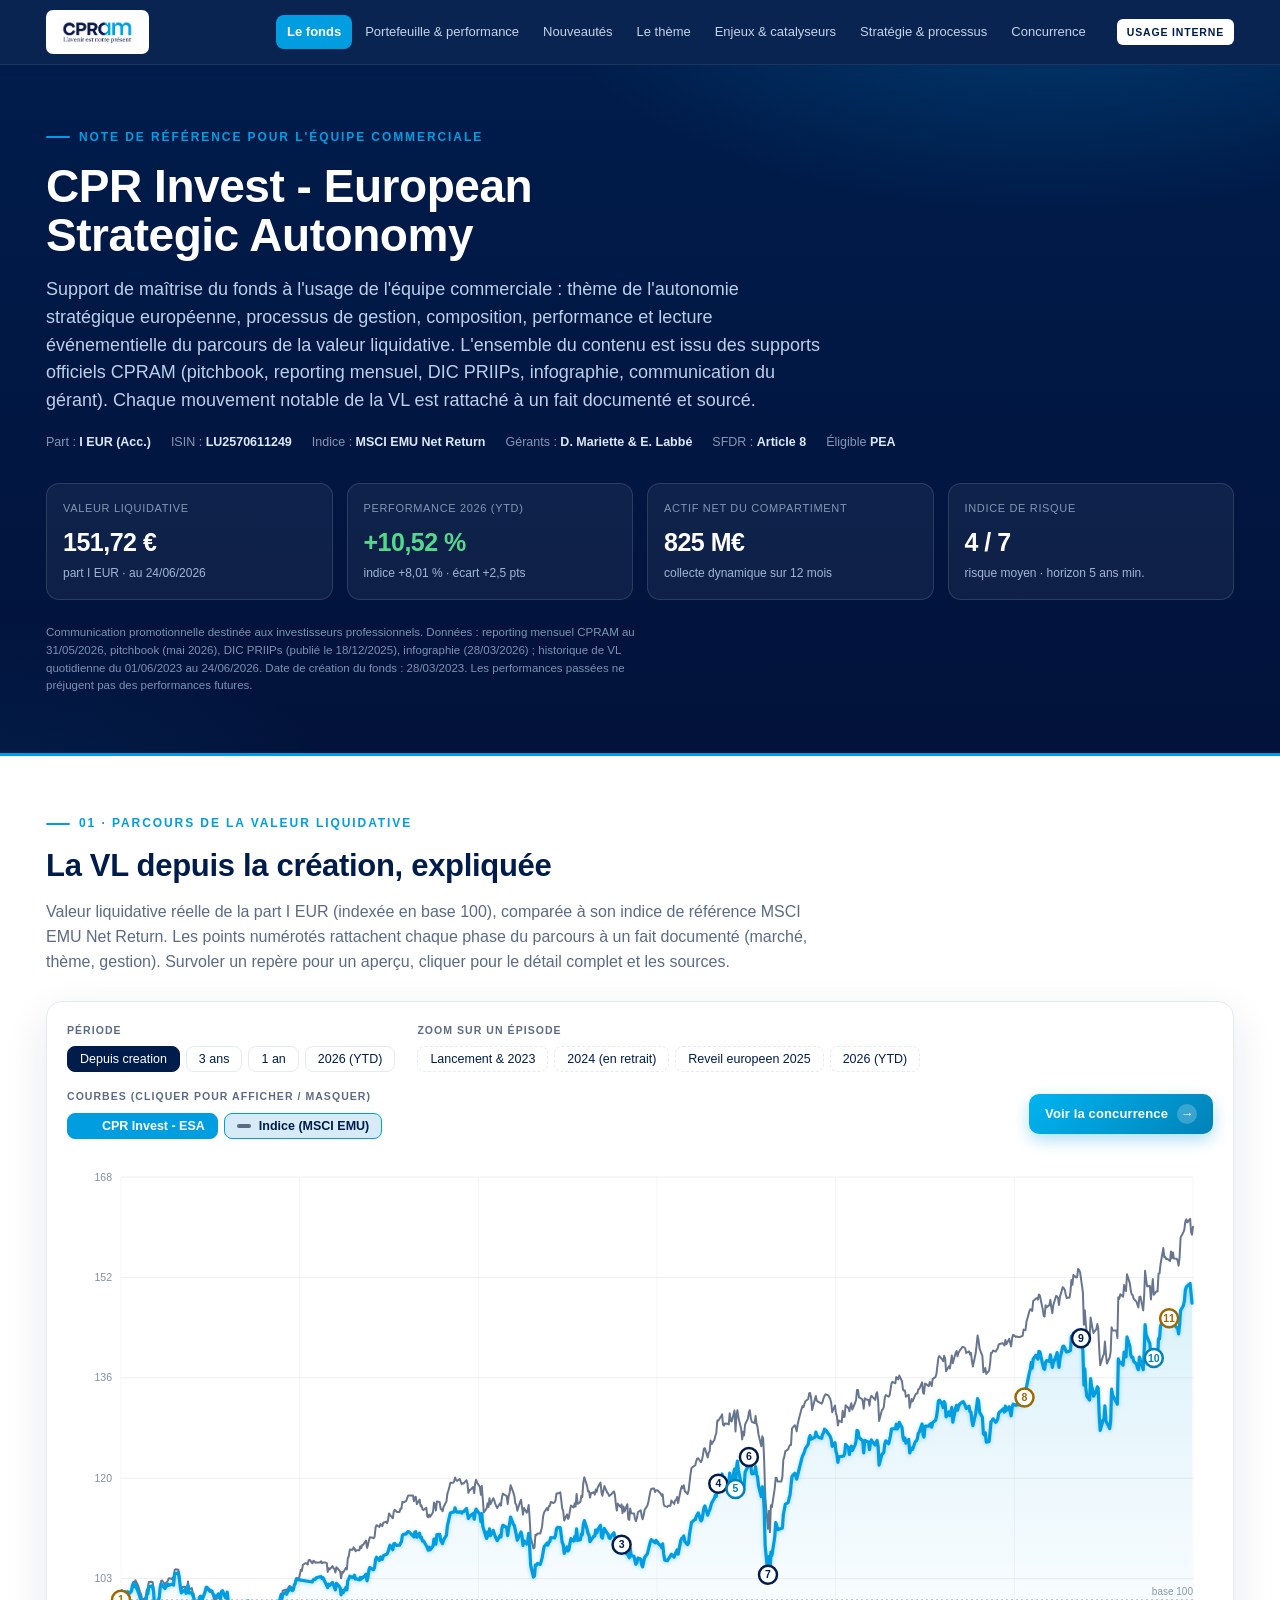
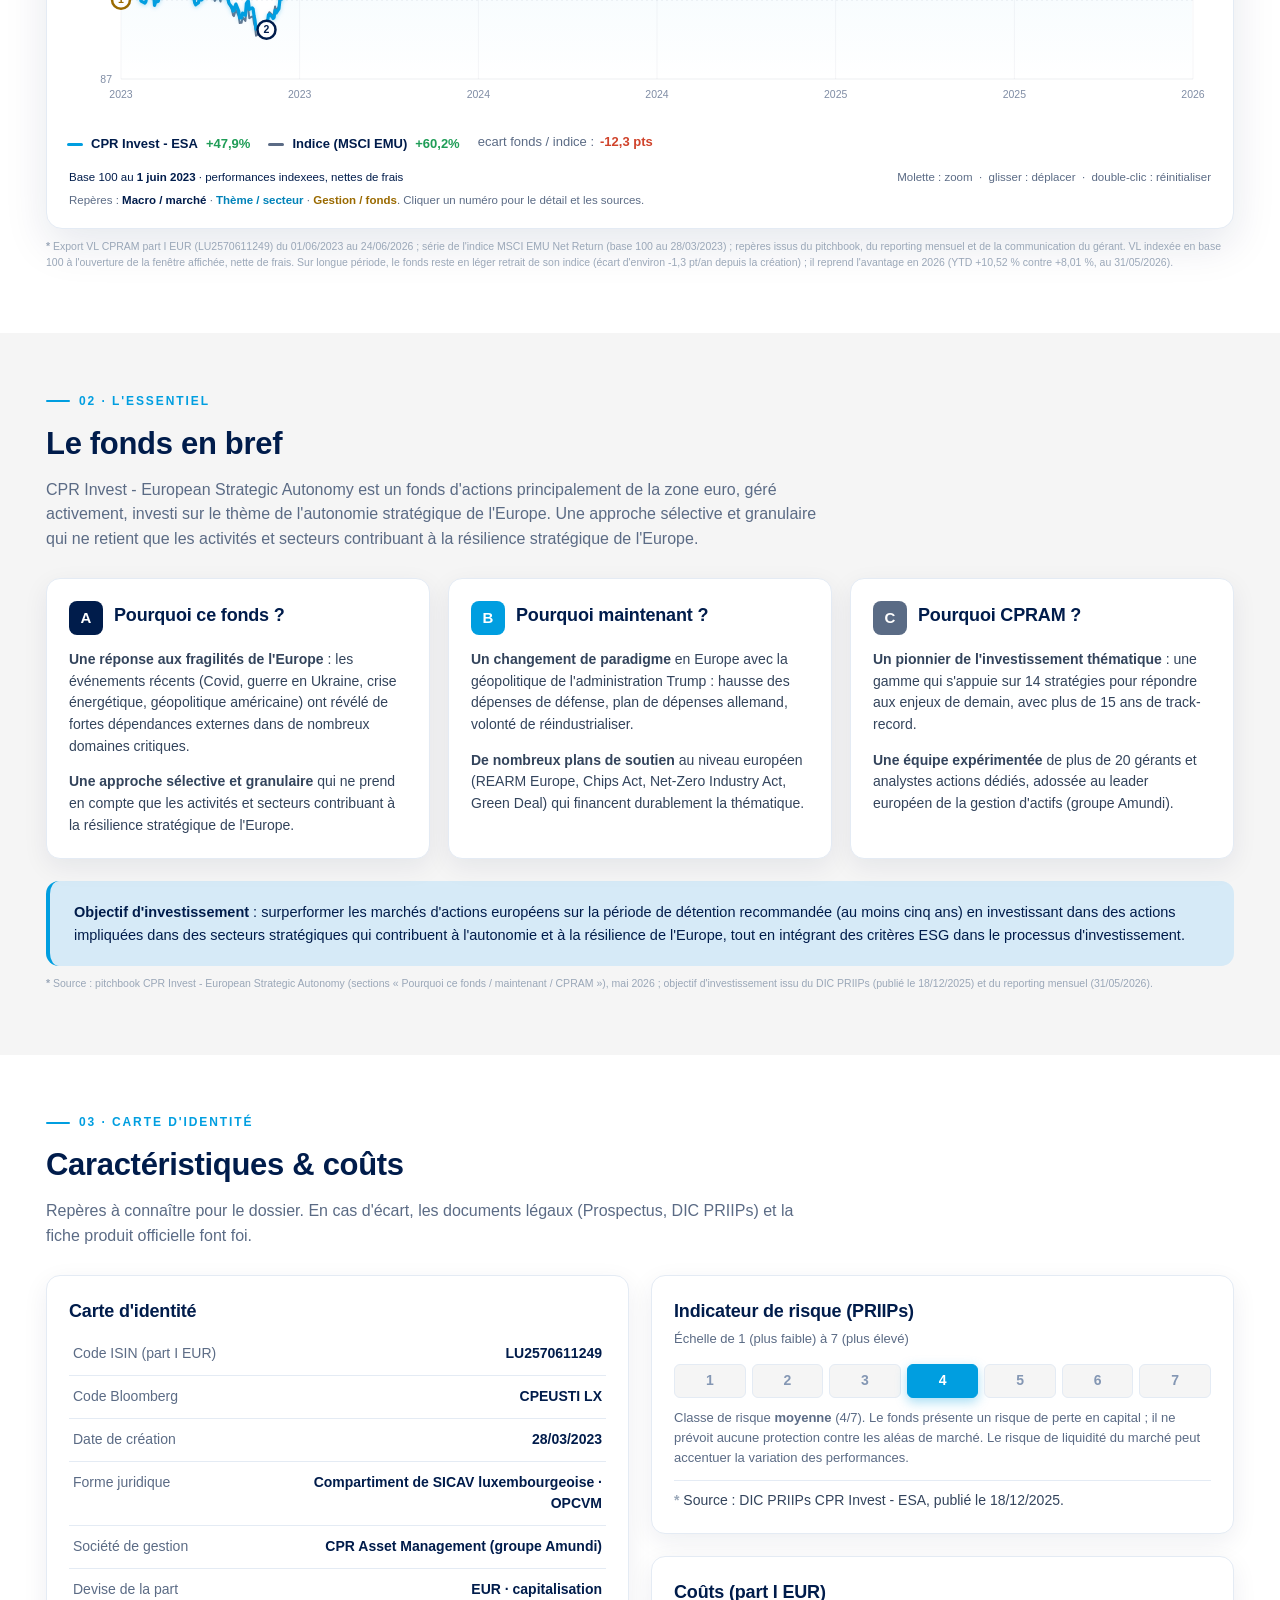
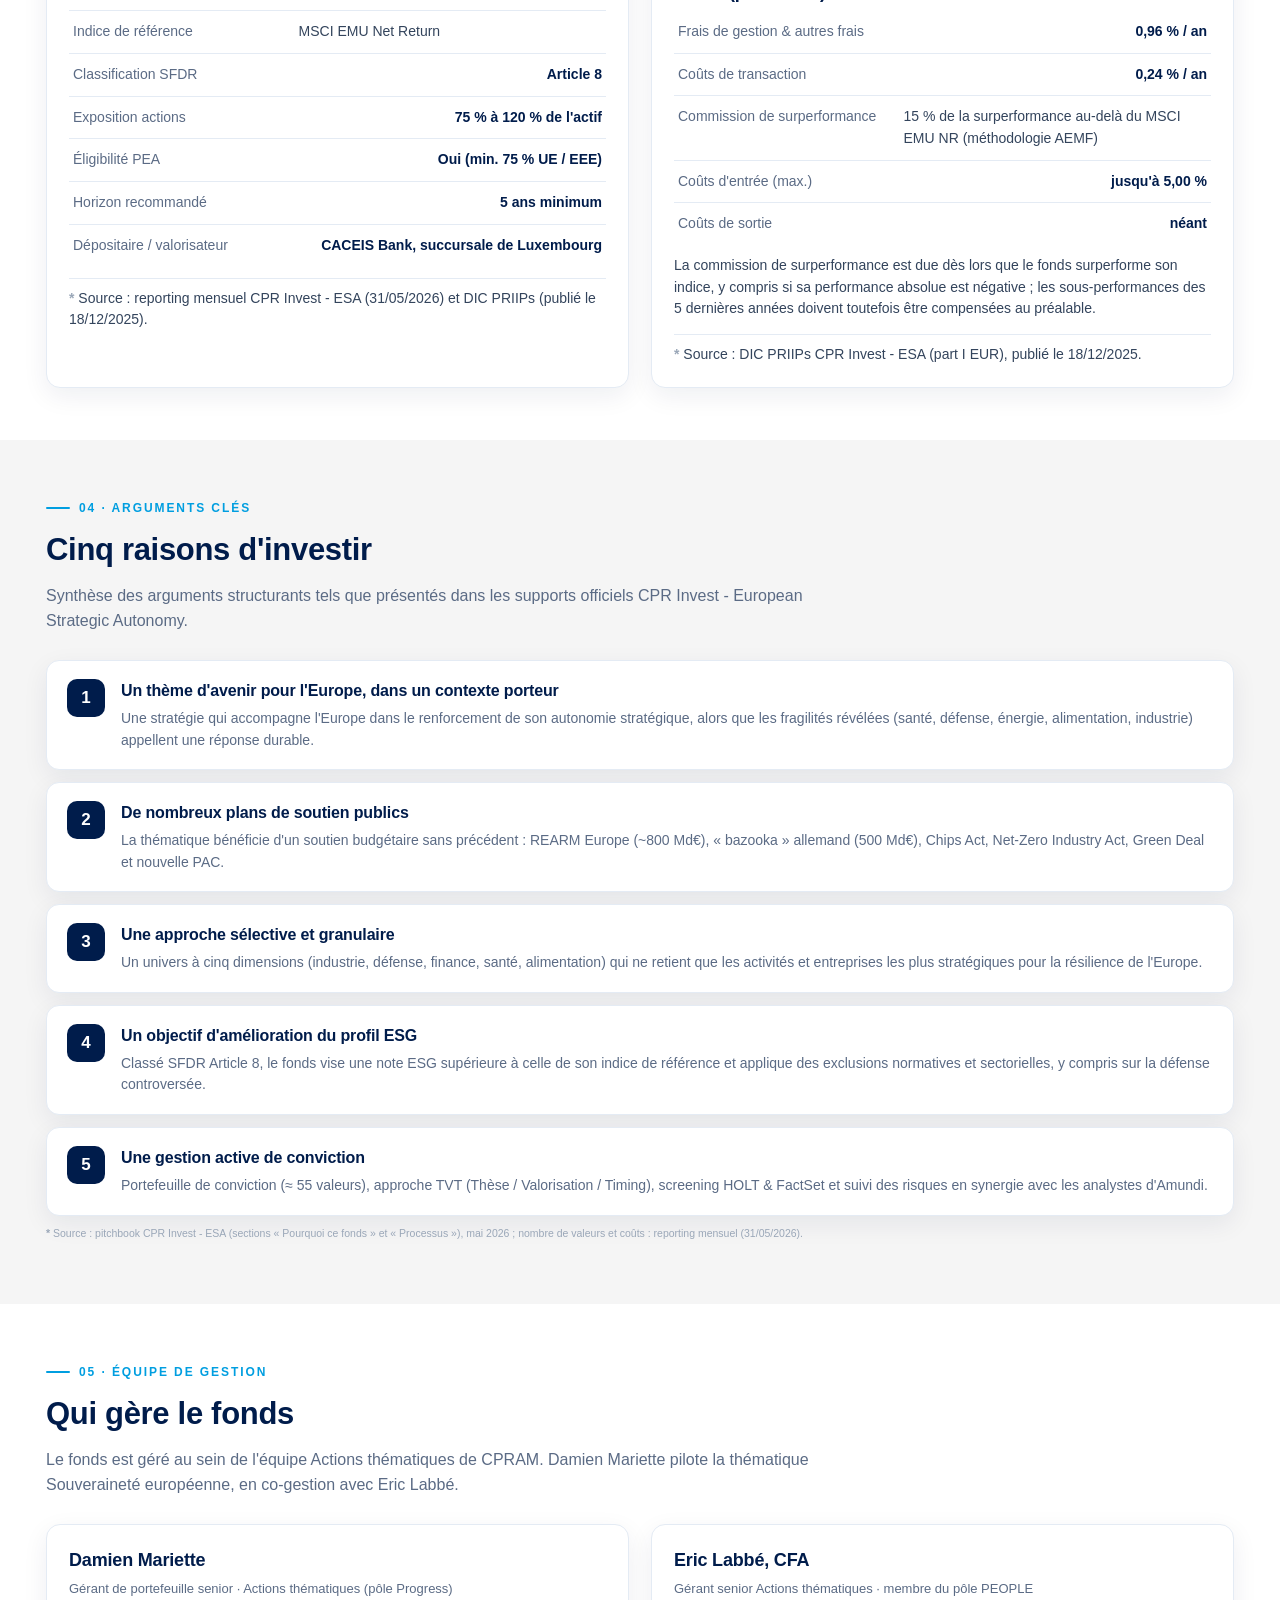
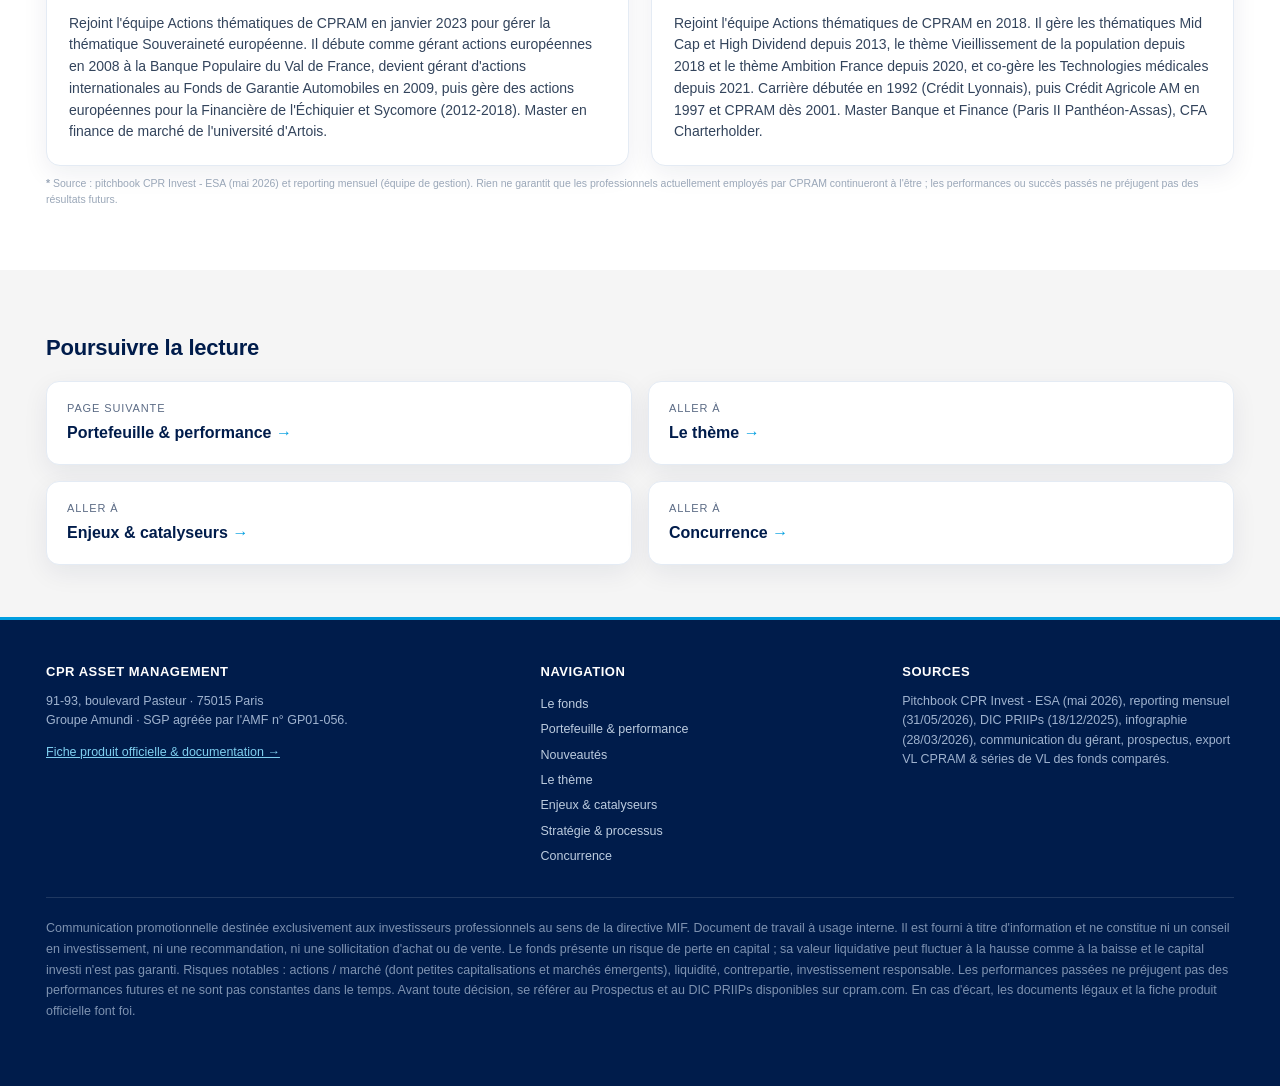
<file: index.html>
<!DOCTYPE html>
<html lang="fr">
<head>
<meta charset="utf-8">
<meta name="viewport" content="width=device-width, initial-scale=1">
<title>CPR Invest - European Strategic Autonomy | Note de référence interne</title>
<link rel="stylesheet" href="styles.css?v=20260701">
</head>
<body>

<header class="top">
  <div class="wrap">
    <a class="brand" href="index.html"><span class="logobox"><img src="cpram-logo.jpg" alt="CPRAM"></span></a>
    <nav>
      <a href="index.html" class="active">Le fonds</a>
      <a href="portefeuille.html">Portefeuille &amp; performance</a>
      <a href="nouveautes.html">Nouveautés</a>
      <a href="theme.html">Le thème</a>
      <a href="enjeux.html">Enjeux &amp; catalyseurs</a>
      <a href="strategie.html">Stratégie &amp; processus</a>
      <a href="concurrence.html">Concurrence</a>
    </nav>
    <span class="badge-int">Usage interne</span>
  </div>
</header>

<!-- HERO -->
<div class="hero">
  <div class="wrap">
    <div class="eyebrow">Note de référence pour l'équipe commerciale</div>
    <h1>CPR Invest - European Strategic Autonomy</h1>
    <p class="lead">Support de maîtrise du fonds à l'usage de l'équipe commerciale&nbsp;: thème de l'autonomie stratégique européenne, processus de gestion, composition, performance et lecture événementielle du parcours de la valeur liquidative. L'ensemble du contenu est issu des supports officiels CPRAM (pitchbook, reporting mensuel, DIC PRIIPs, infographie, communication du gérant). Chaque mouvement notable de la VL est rattaché à un fait documenté et sourcé.</p>
    <div class="meta">
      <span>Part&nbsp;: <b>I EUR (Acc.)</b></span>
      <span>ISIN&nbsp;: <b>LU2570611249</b></span>
      <span>Indice&nbsp;: <b>MSCI EMU Net Return</b></span>
      <span>Gérants&nbsp;: <b>D. Mariette &amp; E. Labbé</b></span>
      <span>SFDR&nbsp;: <b>Article 8</b></span>
      <span>Éligible <b>PEA</b></span>
    </div>

    <div class="kpis">
      <div class="kpi"><div class="lab">Valeur liquidative</div><div class="val">151,72 €</div><div class="sub">part I EUR · au 24/06/2026</div></div>
      <div class="kpi"><div class="lab">Performance 2026 (YTD)</div><div class="val pos">+10,52 %</div><div class="sub">indice +8,01 % · écart +2,5 pts</div></div>
      <div class="kpi"><div class="lab">Actif net du compartiment</div><div class="val">825 M€</div><div class="sub">collecte dynamique sur 12 mois</div></div>
      <div class="kpi"><div class="lab">Indice de risque</div><div class="val">4 / 7</div><div class="sub">risque moyen · horizon 5 ans min.</div></div>
    </div>
    <p class="disc-mini">Communication promotionnelle destinée aux investisseurs professionnels. Données&nbsp;: reporting mensuel CPRAM au 31/05/2026, pitchbook (mai 2026), DIC PRIIPs (publié le 18/12/2025), infographie (28/03/2026)&nbsp;; historique de VL quotidienne du 01/06/2023 au 24/06/2026. Date de création du fonds&nbsp;: 28/03/2023. Les performances passées ne préjugent pas des performances futures.</p>
  </div>
</div>

<!-- GRAPHIQUE INTEGRE -->
<section id="parcours">
  <div class="wrap">
    <div class="sec-head">
      <div class="eyebrow">01 · Parcours de la valeur liquidative</div>
      <h2>La VL depuis la création, expliquée</h2>
      <p>Valeur liquidative réelle de la part I EUR (indexée en base 100), comparée à son indice de référence MSCI EMU Net Return. Les points numérotés rattachent chaque phase du parcours à un fait documenté (marché, thème, gestion). Survoler un repère pour un aperçu, cliquer pour le détail complet et les sources.</p>
    </div>

    <div class="panel">
      <div class="ctrls">
        <div class="ctrl-group">
          <div class="glab">Période</div>
          <div class="btnrow" id="rangeBtns"></div>
        </div>
        <div class="ctrl-group">
          <div class="glab">Zoom sur un épisode</div>
          <div class="btnrow" id="epBtns"></div>
        </div>
      </div>

      <div style="display:flex;justify-content:space-between;align-items:center;gap:18px;flex-wrap:wrap;margin-top:16px">
        <div class="ctrl-group">
          <div class="glab">Courbes (cliquer pour afficher / masquer)</div>
          <div class="btnrow" id="seriesBtns"></div>
        </div>
        <a class="seemore" id="goCompetition" href="concurrence.html#graphique">Voir la concurrence <span class="ar">&rarr;</span></a>
      </div>

      <div class="chartwrap">
        <svg id="chart" xmlns="http://www.w3.org/2000/svg"></svg>
        <div class="tip" id="tip"></div>
        <div class="evttip" id="evtTip"></div>
      </div>

      <div class="livelegend" id="liveLegend" style="margin-top:14px"></div>

      <div class="chart-foot">
        <div class="base" id="baseNote"></div>
        <div class="hint">Molette&nbsp;: zoom &nbsp;·&nbsp; glisser&nbsp;: déplacer &nbsp;·&nbsp; double-clic&nbsp;: réinitialiser</div>
      </div>
      <div class="chart-foot" style="padding-top:0">
        <div class="hint">Repères&nbsp;: <span style="color:#001C4B;font-weight:700">Macro / marché</span> · <span style="color:#0082b8;font-weight:700">Thème / secteur</span> · <span style="color:#9a6a00;font-weight:700">Gestion / fonds</span>. Cliquer un numéro pour le détail et les sources.</div>
      </div>
    </div>
    <p class="srcline">Export VL CPRAM part I EUR (LU2570611249) du 01/06/2023 au 24/06/2026&nbsp;; série de l'indice MSCI EMU Net Return (base 100 au 28/03/2023)&nbsp;; repères issus du pitchbook, du reporting mensuel et de la communication du gérant. VL indexée en base 100 à l'ouverture de la fenêtre affichée, nette de frais. Sur longue période, le fonds reste en léger retrait de son indice (écart d'environ -1,3 pt/an depuis la création)&nbsp;; il reprend l'avantage en 2026 (YTD +10,52 % contre +8,01 %, au 31/05/2026).</p>
  </div>
</section>

<!-- EN BREF -->
<section class="alt" id="enbref">
  <div class="wrap">
    <div class="sec-head">
      <div class="eyebrow">02 · L'essentiel</div>
      <h2>Le fonds en bref</h2>
      <p>CPR Invest - European Strategic Autonomy est un fonds d'actions principalement de la zone euro, géré activement, investi sur le thème de l'autonomie stratégique de l'Europe. Une approche sélective et granulaire qui ne retient que les activités et secteurs contribuant à la résilience stratégique de l'Europe.</p>
    </div>

    <div class="grid3">
      <div class="card">
        <div class="dimhead"><div class="dimnum" style="background:var(--navy)">A</div><h3>Pourquoi ce fonds&nbsp;?</h3></div>
        <p><b>Une réponse aux fragilités de l'Europe</b>&nbsp;: les événements récents (Covid, guerre en Ukraine, crise énergétique, géopolitique américaine) ont révélé de fortes dépendances externes dans de nombreux domaines critiques.</p>
        <p><b>Une approche sélective et granulaire</b> qui ne prend en compte que les activités et secteurs contribuant à la résilience stratégique de l'Europe.</p>
      </div>
      <div class="card">
        <div class="dimhead"><div class="dimnum" style="background:var(--cyan)">B</div><h3>Pourquoi maintenant&nbsp;?</h3></div>
        <p><b>Un changement de paradigme</b> en Europe avec la géopolitique de l'administration Trump&nbsp;: hausse des dépenses de défense, plan de dépenses allemand, volonté de réindustrialiser.</p>
        <p><b>De nombreux plans de soutien</b> au niveau européen (REARM Europe, Chips Act, Net-Zero Industry Act, Green Deal) qui financent durablement la thématique.</p>
      </div>
      <div class="card">
        <div class="dimhead"><div class="dimnum" style="background:#5a6b85">C</div><h3>Pourquoi CPRAM&nbsp;?</h3></div>
        <p><b>Un pionnier de l'investissement thématique</b>&nbsp;: une gamme qui s'appuie sur 14 stratégies pour répondre aux enjeux de demain, avec plus de 15 ans de track-record.</p>
        <p><b>Une équipe expérimentée</b> de plus de 20 gérants et analystes actions dédiés, adossée au leader européen de la gestion d'actifs (groupe Amundi).</p>
      </div>
    </div>

    <div class="callout" style="margin-top:22px">
      <p><b>Objectif d'investissement</b>&nbsp;: surperformer les marchés d'actions européens sur la période de détention recommandée (au moins cinq ans) en investissant dans des actions impliquées dans des secteurs stratégiques qui contribuent à l'autonomie et à la résilience de l'Europe, tout en intégrant des critères ESG dans le processus d'investissement.</p>
    </div>
    <p class="srcline">Source&nbsp;: pitchbook CPR Invest - European Strategic Autonomy (sections «&nbsp;Pourquoi ce fonds / maintenant / CPRAM&nbsp;»), mai 2026&nbsp;; objectif d'investissement issu du DIC PRIIPs (publié le 18/12/2025) et du reporting mensuel (31/05/2026).</p>
  </div>
</section>

<!-- CARTE D'IDENTITE + RISQUE + FRAIS -->
<section id="carte">
  <div class="wrap">
    <div class="sec-head">
      <div class="eyebrow">03 · Carte d'identité</div>
      <h2>Caractéristiques &amp; coûts</h2>
      <p>Repères à connaître pour le dossier. En cas d'écart, les documents légaux (Prospectus, DIC PRIIPs) et la fiche produit officielle font foi.</p>
    </div>

    <div class="grid2">
      <div class="card">
        <h3>Carte d'identité</h3>
        <table class="idtable" style="margin-top:8px">
          <tr><td>Code ISIN (part I EUR)</td><td>LU2570611249</td></tr>
          <tr><td>Code Bloomberg</td><td>CPEUSTI LX</td></tr>
          <tr><td>Date de création</td><td>28/03/2023</td></tr>
          <tr><td>Forme juridique</td><td>Compartiment de SICAV luxembourgeoise · OPCVM</td></tr>
          <tr><td>Société de gestion</td><td>CPR Asset Management (groupe Amundi)</td></tr>
          <tr><td>Devise de la part</td><td>EUR · capitalisation</td></tr>
          <tr><td>Indice de référence</td><td class="lng">MSCI EMU Net Return</td></tr>
          <tr><td>Classification SFDR</td><td>Article 8</td></tr>
          <tr><td>Exposition actions</td><td>75 % à 120 % de l'actif</td></tr>
          <tr><td>Éligibilité PEA</td><td>Oui (min. 75 % UE / EEE)</td></tr>
          <tr><td>Horizon recommandé</td><td>5 ans minimum</td></tr>
          <tr><td>Dépositaire / valorisateur</td><td>CACEIS Bank, succursale de Luxembourg</td></tr>
        </table>
        <p class="srcline">Source&nbsp;: reporting mensuel CPR Invest - ESA (31/05/2026) et DIC PRIIPs (publié le 18/12/2025).</p>
      </div>

      <div style="display:flex;flex-direction:column;gap:22px">
        <div class="card">
          <h3>Indicateur de risque (PRIIPs)</h3>
          <div class="ph">Échelle de 1 (plus faible) à 7 (plus élevé)</div>
          <div class="risk">
            <div class="rb">1</div><div class="rb">2</div><div class="rb">3</div>
            <div class="rb on">4</div><div class="rb">5</div><div class="rb">6</div><div class="rb">7</div>
          </div>
          <p style="font-size:13px;color:var(--muted);margin:10px 0 0">Classe de risque <b>moyenne</b> (4/7). Le fonds présente un risque de perte en capital&nbsp;; il ne prévoit aucune protection contre les aléas de marché. Le risque de liquidité du marché peut accentuer la variation des performances.</p>
          <p class="srcline">Source&nbsp;: DIC PRIIPs CPR Invest - ESA, publié le 18/12/2025.</p>
        </div>
        <div class="card">
          <h3>Coûts (part I EUR)</h3>
          <table class="idtable" style="margin-top:4px">
            <tr><td>Frais de gestion &amp; autres frais</td><td>0,96 % / an</td></tr>
            <tr><td>Coûts de transaction</td><td>0,24 % / an</td></tr>
            <tr><td>Commission de surperformance</td><td class="lng">15 % de la surperformance au-delà du MSCI EMU NR (méthodologie AEMF)</td></tr>
            <tr><td>Coûts d'entrée (max.)</td><td>jusqu'à 5,00 %</td></tr>
            <tr><td>Coûts de sortie</td><td>néant</td></tr>
          </table>
          <p class="note" style="margin-top:10px">La commission de surperformance est due dès lors que le fonds surperforme son indice, y compris si sa performance absolue est négative&nbsp;; les sous-performances des 5 dernières années doivent toutefois être compensées au préalable.</p>
          <p class="srcline">Source&nbsp;: DIC PRIIPs CPR Invest - ESA (part I EUR), publié le 18/12/2025.</p>
        </div>
      </div>
    </div>
  </div>
</section>

<!-- RAISONS D'INVESTIR -->
<section class="alt" id="raisons">
  <div class="wrap">
    <div class="sec-head">
      <div class="eyebrow">04 · Arguments clés</div>
      <h2>Cinq raisons d'investir</h2>
      <p>Synthèse des arguments structurants tels que présentés dans les supports officiels CPR Invest - European Strategic Autonomy.</p>
    </div>
    <div class="reasons">
      <div class="reason"><div class="rn">1</div><div><h4>Un thème d'avenir pour l'Europe, dans un contexte porteur</h4><p>Une stratégie qui accompagne l'Europe dans le renforcement de son autonomie stratégique, alors que les fragilités révélées (santé, défense, énergie, alimentation, industrie) appellent une réponse durable.</p></div></div>
      <div class="reason"><div class="rn">2</div><div><h4>De nombreux plans de soutien publics</h4><p>La thématique bénéficie d'un soutien budgétaire sans précédent&nbsp;: REARM Europe (~800 Md€), «&nbsp;bazooka&nbsp;» allemand (500 Md€), Chips Act, Net-Zero Industry Act, Green Deal et nouvelle PAC.</p></div></div>
      <div class="reason"><div class="rn">3</div><div><h4>Une approche sélective et granulaire</h4><p>Un univers à cinq dimensions (industrie, défense, finance, santé, alimentation) qui ne retient que les activités et entreprises les plus stratégiques pour la résilience de l'Europe.</p></div></div>
      <div class="reason"><div class="rn">4</div><div><h4>Un objectif d'amélioration du profil ESG</h4><p>Classé SFDR Article 8, le fonds vise une note ESG supérieure à celle de son indice de référence et applique des exclusions normatives et sectorielles, y compris sur la défense controversée.</p></div></div>
      <div class="reason"><div class="rn">5</div><div><h4>Une gestion active de conviction</h4><p>Portefeuille de conviction (≈ 55 valeurs), approche TVT (Thèse / Valorisation / Timing), screening HOLT &amp; FactSet et suivi des risques en synergie avec les analystes d'Amundi.</p></div></div>
    </div>
    <p class="srcline">Source&nbsp;: pitchbook CPR Invest - ESA (sections «&nbsp;Pourquoi ce fonds&nbsp;» et «&nbsp;Processus&nbsp;»), mai 2026&nbsp;; nombre de valeurs et coûts&nbsp;: reporting mensuel (31/05/2026).</p>
  </div>
</section>

<!-- EQUIPE -->
<section id="equipe">
  <div class="wrap">
    <div class="sec-head">
      <div class="eyebrow">05 · Équipe de gestion</div>
      <h2>Qui gère le fonds</h2>
      <p>Le fonds est géré au sein de l'équipe Actions thématiques de CPRAM. Damien Mariette pilote la thématique Souveraineté européenne, en co-gestion avec Eric Labbé.</p>
    </div>
    <div class="grid2">
      <div class="card">
        <h3>Damien Mariette</h3>
        <div class="ph">Gérant de portefeuille senior · Actions thématiques (pôle Progress)</div>
        <p>Rejoint l'équipe Actions thématiques de CPRAM en janvier 2023 pour gérer la thématique Souveraineté européenne. Il débute comme gérant actions européennes en 2008 à la Banque Populaire du Val de France, devient gérant d'actions internationales au Fonds de Garantie Automobiles en 2009, puis gère des actions européennes pour la Financière de l'Échiquier et Sycomore (2012-2018). Master en finance de marché de l'université d'Artois.</p>
      </div>
      <div class="card">
        <h3>Eric Labbé, CFA</h3>
        <div class="ph">Gérant senior Actions thématiques · membre du pôle PEOPLE</div>
        <p>Rejoint l'équipe Actions thématiques de CPRAM en 2018. Il gère les thématiques Mid Cap et High Dividend depuis 2013, le thème Vieillissement de la population depuis 2018 et le thème Ambition France depuis 2020, et co-gère les Technologies médicales depuis 2021. Carrière débutée en 1992 (Crédit Lyonnais), puis Crédit Agricole AM en 1997 et CPRAM dès 2001. Master Banque et Finance (Paris II Panthéon-Assas), CFA Charterholder.</p>
      </div>
    </div>
    <p class="srcline">Source&nbsp;: pitchbook CPR Invest - ESA (mai 2026) et reporting mensuel (équipe de gestion). Rien ne garantit que les professionnels actuellement employés par CPRAM continueront à l'être&nbsp;; les performances ou succès passés ne préjugent pas des résultats futurs.</p>
  </div>
</section>

<!-- NEXT -->
<section class="alt" id="suite">
  <div class="wrap">
    <div class="sec-head" style="margin-bottom:16px"><h2 style="font-size:22px">Poursuivre la lecture</h2></div>
    <div class="nextnav">
      <a href="portefeuille.html"><div class="nl">Page suivante</div><div class="nt">Portefeuille &amp; performance</div></a>
      <a href="theme.html"><div class="nl">Aller à</div><div class="nt">Le thème</div></a>
      <a href="enjeux.html"><div class="nl">Aller à</div><div class="nt">Enjeux &amp; catalyseurs</div></a>
      <a href="concurrence.html"><div class="nl">Aller à</div><div class="nt">Concurrence</div></a>
    </div>
  </div>
</section>

<footer>
  <div class="wrap">
    <div class="cols">
      <div>
        <h4>CPR Asset Management</h4>
        <p>91-93, boulevard Pasteur · 75015 Paris<br>Groupe Amundi · SGP agréée par l'AMF n° GP01-056.</p>
        <p style="margin-top:10px"><a href="https://cpram.com/lux/fr/institutionnels/products/LU2570611249">Fiche produit officielle &amp; documentation →</a></p>
      </div>
      <div>
        <h4>Navigation</h4>
        <nav>
          <a href="index.html">Le fonds</a>
          <a href="portefeuille.html">Portefeuille &amp; performance</a>
          <a href="nouveautes.html">Nouveautés</a>
          <a href="theme.html">Le thème</a>
          <a href="enjeux.html">Enjeux &amp; catalyseurs</a>
          <a href="strategie.html">Stratégie &amp; processus</a>
          <a href="concurrence.html">Concurrence</a>
        </nav>
      </div>
      <div>
        <h4>Sources</h4>
        <p>Pitchbook CPR Invest - ESA (mai 2026), reporting mensuel (31/05/2026), DIC PRIIPs (18/12/2025), infographie (28/03/2026), communication du gérant, prospectus, export VL CPRAM &amp; séries de VL des fonds comparés.</p>
      </div>
    </div>
    <p class="disc">Communication promotionnelle destinée exclusivement aux investisseurs professionnels au sens de la directive MIF. Document de travail à usage interne. Il est fourni à titre d'information et ne constitue ni un conseil en investissement, ni une recommandation, ni une sollicitation d'achat ou de vente. Le fonds présente un risque de perte en capital&nbsp;; sa valeur liquidative peut fluctuer à la hausse comme à la baisse et le capital investi n'est pas garanti. Risques notables&nbsp;: actions / marché (dont petites capitalisations et marchés émergents), liquidité, contrepartie, investissement responsable. Les performances passées ne préjugent pas des performances futures et ne sont pas constantes dans le temps. Avant toute décision, se référer au Prospectus et au DIC PRIIPs disponibles sur cpram.com. En cas d'écart, les documents légaux et la fiche produit officielle font foi.</p>
  </div>
</footer>

<!-- MODAL -->
<div class="modal-bg" id="modalBg"></div>
<div class="modal" id="modal" role="dialog" aria-modal="true">
  <div class="mtop">
    <button class="mclose" id="modalClose" aria-label="Fermer">✕</button>
    <div class="mdt" id="mDate"></div>
    <h3 id="mTitle"></h3>
  </div>
  <div class="mbody" id="mBody"></div>
  <div class="impact" id="mImpact"></div>
  <div class="sources" id="mSources"></div>
</div>

<script>
window.CHART_CONFIG = {
  present: {cpram:true, bench:true},
  events: true, episodes: true, fundArea: true,
  ranges: ["hist","3a","1a","ytd"], defaultRange: "hist"
};
</script>
<script src="data.js?v=20260701"></script>
<script src="chart.js?v=20260701"></script>
<script>
/* Transition "slide" vers la page Concurrence */
(function(){
  var btn=document.getElementById("goCompetition");
  if(!btn) return;
  btn.addEventListener("click",function(e){
    if(e.metaKey||e.ctrlKey||e.shiftKey||e.button===1) return;
    e.preventDefault();
    var href=btn.getAttribute("href");
    try{ sessionStorage.setItem("slideFromChart","1"); }catch(_){}
    document.body.classList.add("slide-out");
    setTimeout(function(){ window.location.href=href; }, 320);
  });
})();
</script>
</body>
</html>
</file>
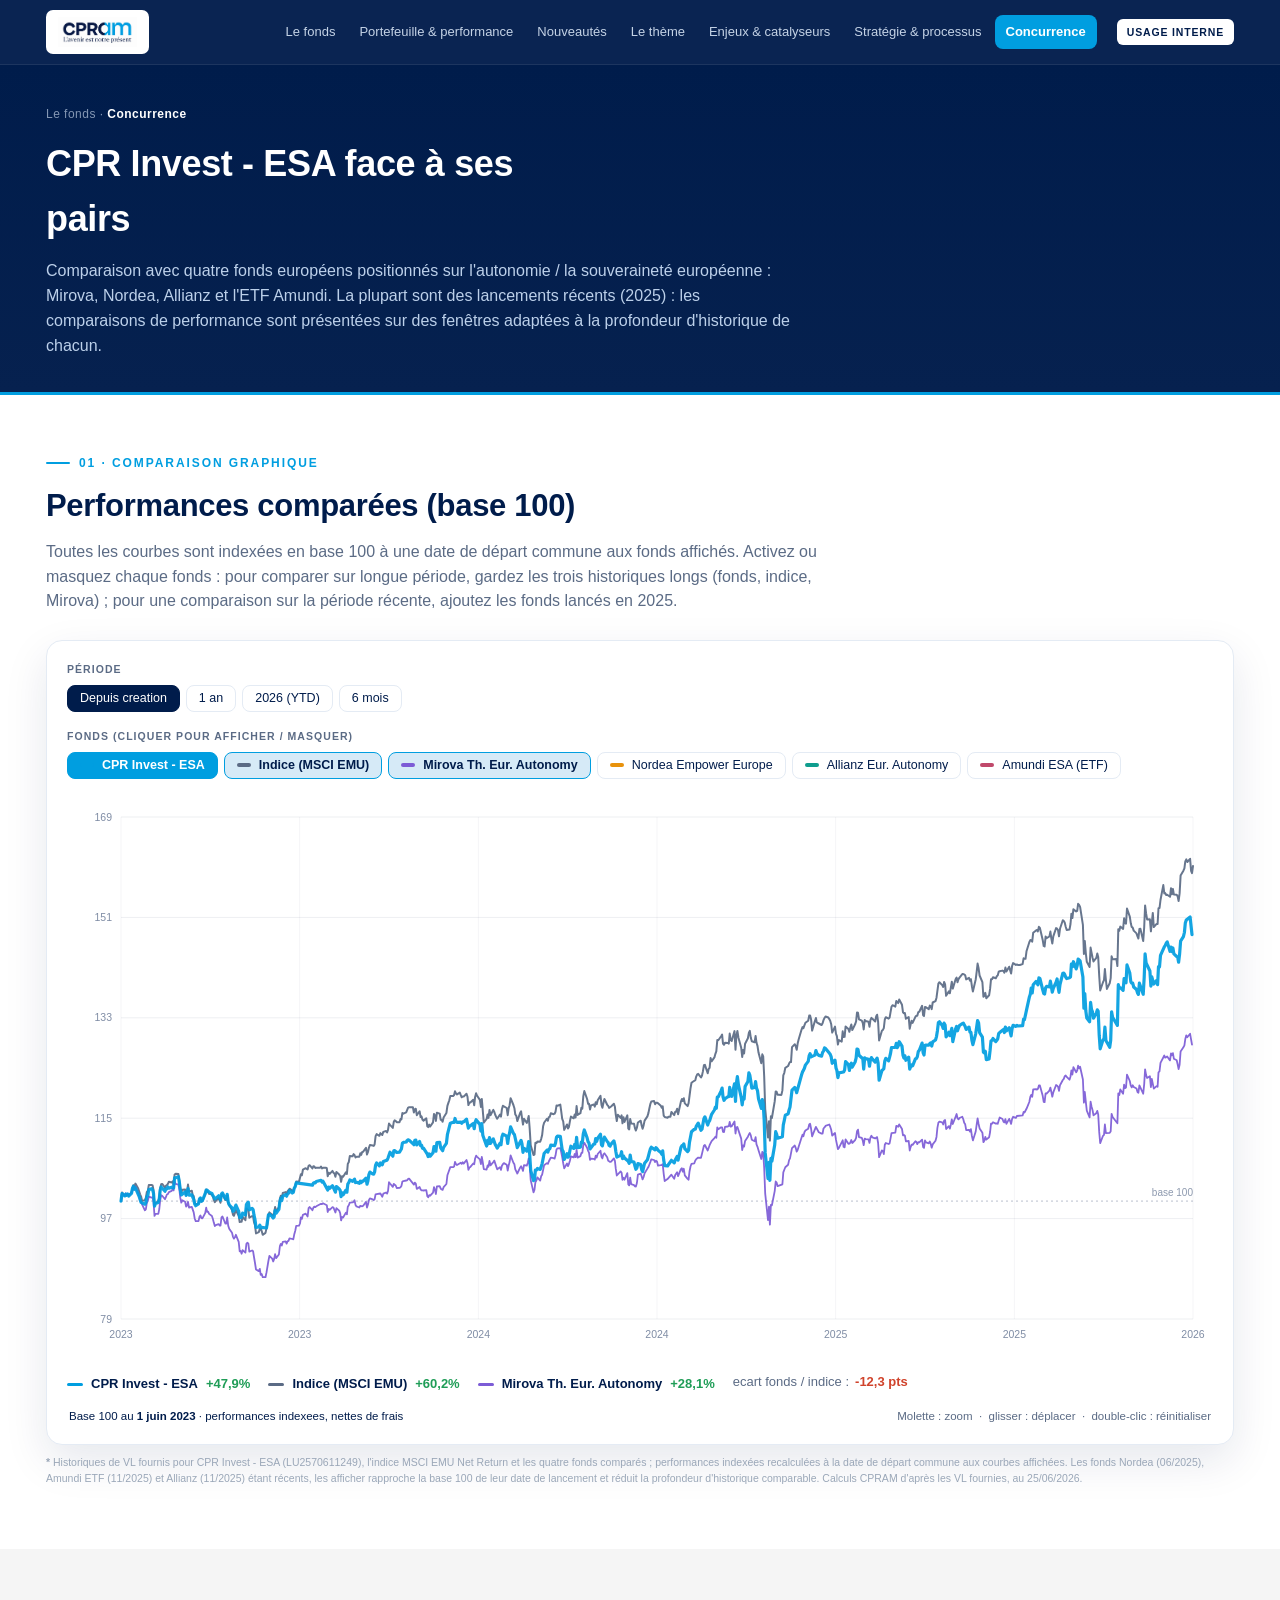
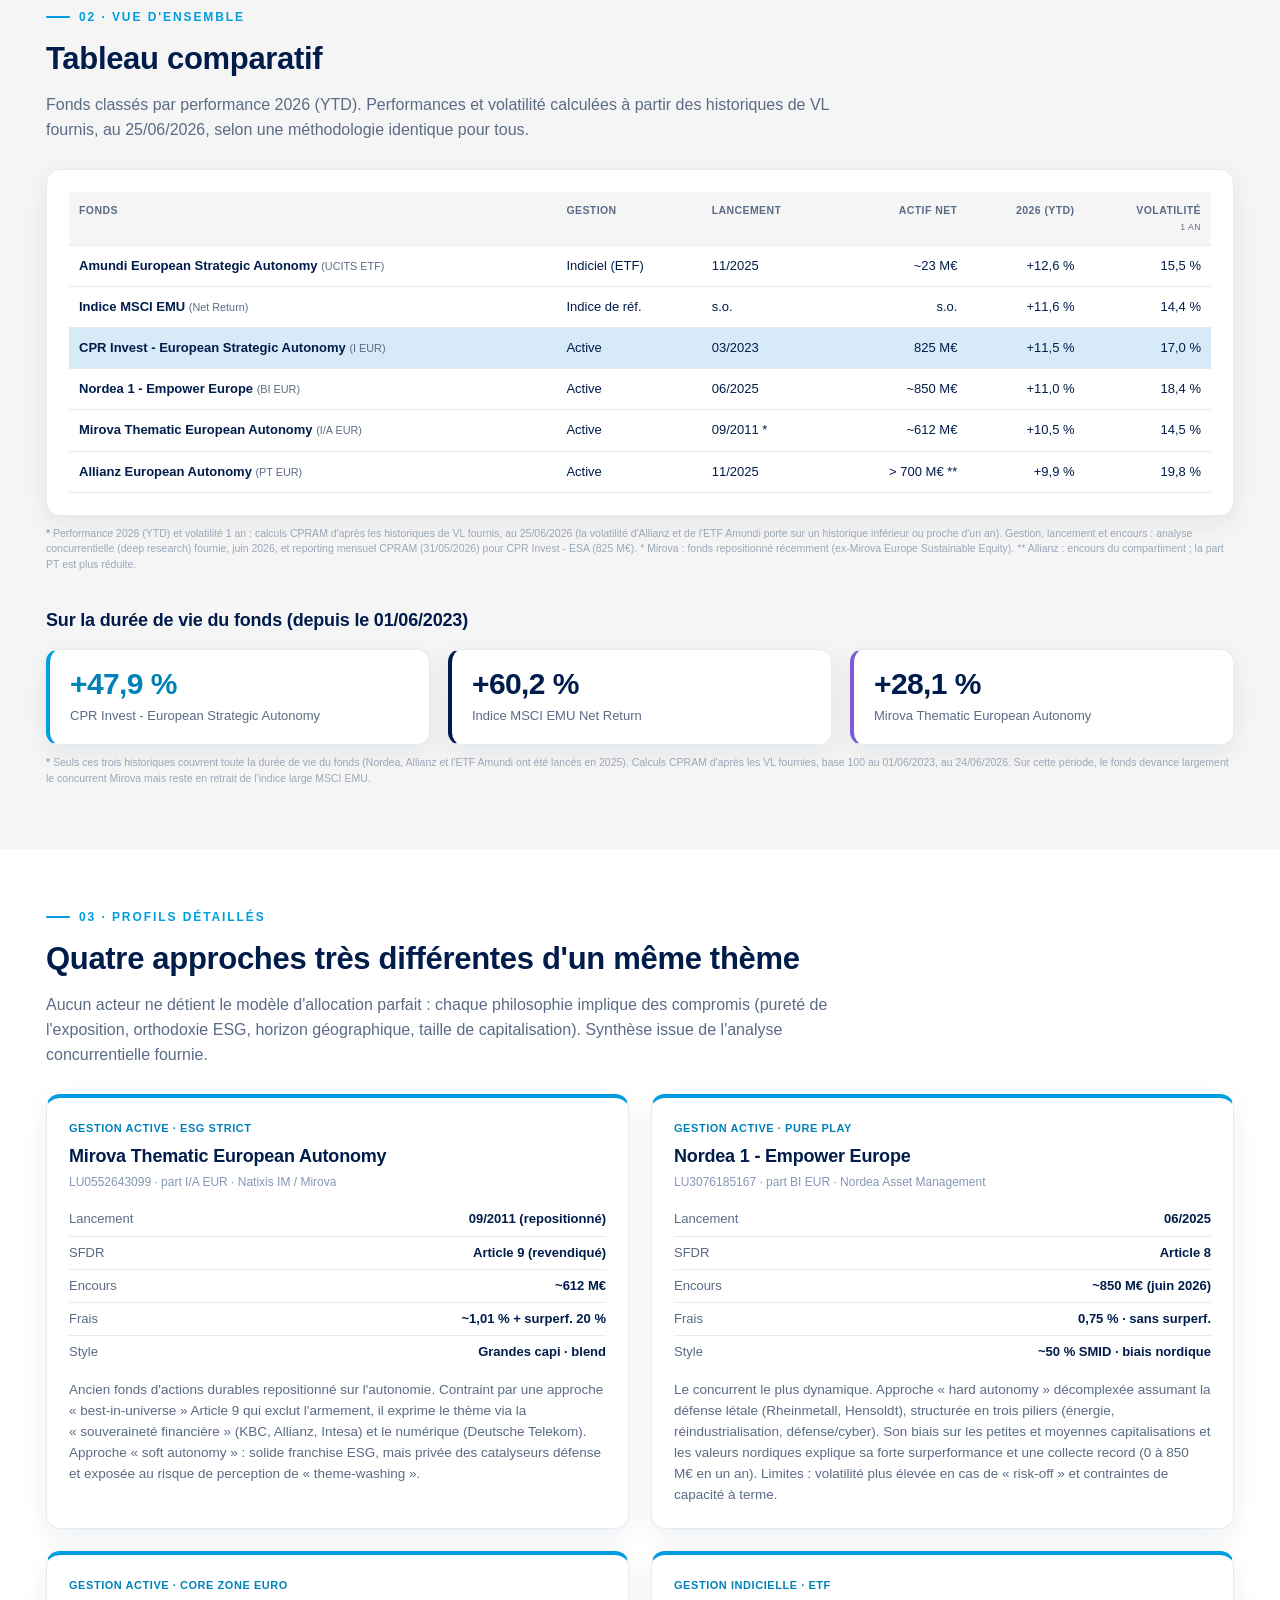
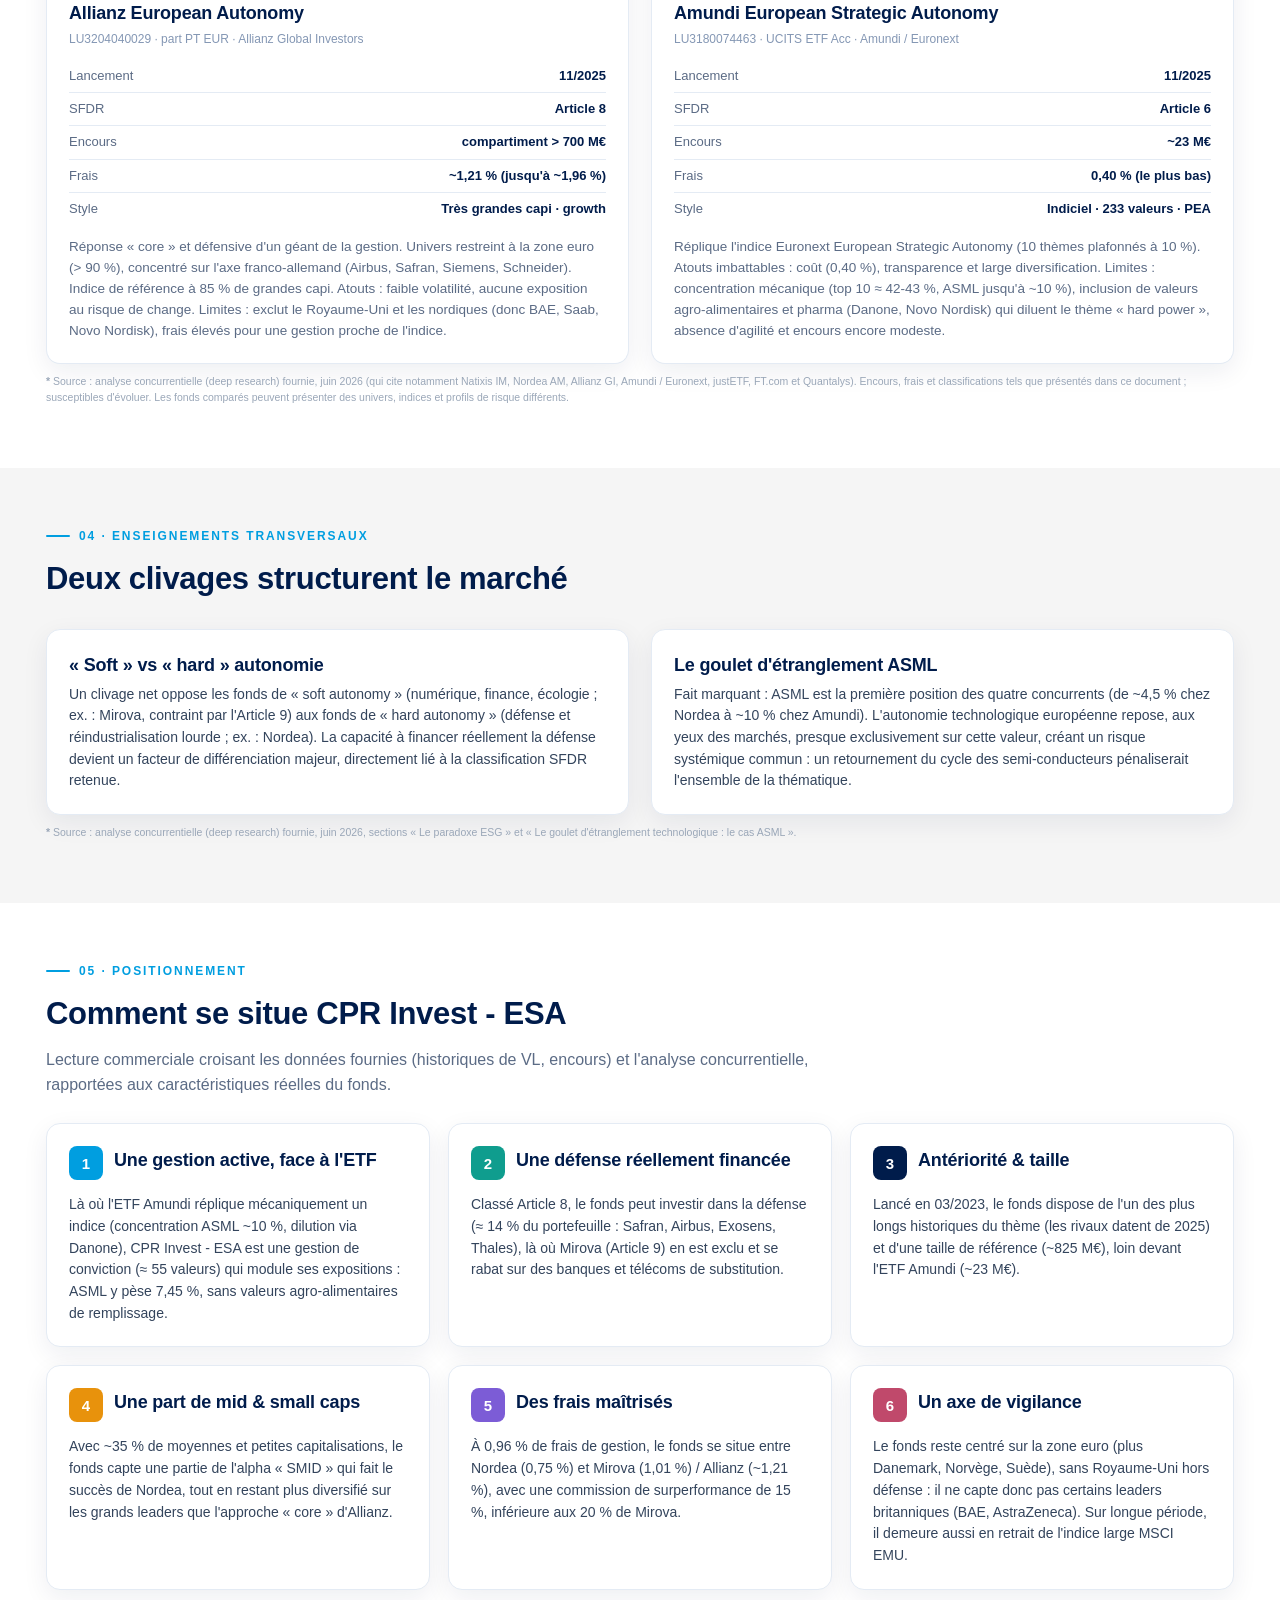
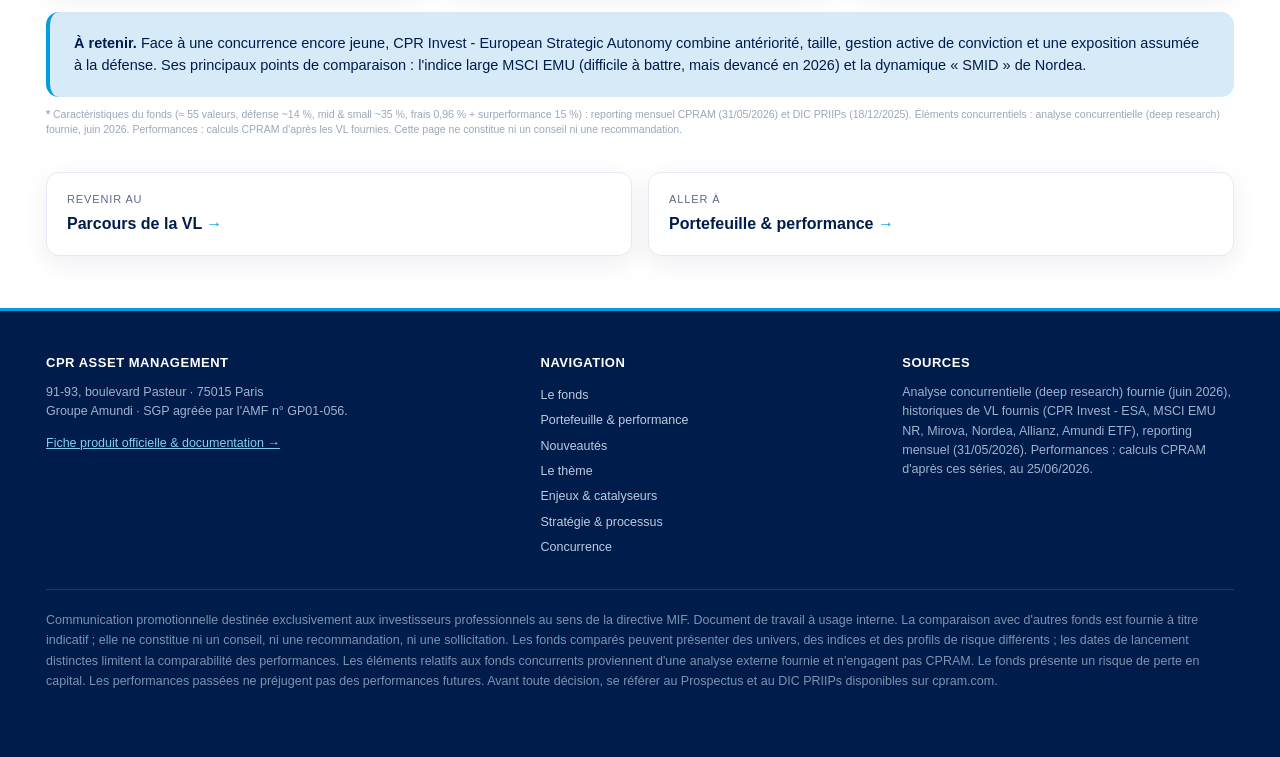
<file: concurrence.html>
<!DOCTYPE html>
<html lang="fr">
<head>
<meta charset="utf-8">
<meta name="viewport" content="width=device-width, initial-scale=1">
<title>Concurrence | CPR Invest - European Strategic Autonomy</title>
<link rel="stylesheet" href="styles.css?v=20260701">
</head>
<body>

<header class="top">
  <div class="wrap">
    <a class="brand" href="index.html"><span class="logobox"><img src="cpram-logo.jpg" alt="CPRAM"></span></a>
    <nav>
      <a href="index.html">Le fonds</a>
      <a href="portefeuille.html">Portefeuille &amp; performance</a>
      <a href="nouveautes.html">Nouveautés</a>
      <a href="theme.html">Le thème</a>
      <a href="enjeux.html">Enjeux &amp; catalyseurs</a>
      <a href="strategie.html">Stratégie &amp; processus</a>
      <a href="concurrence.html" class="active">Concurrence</a>
    </nav>
    <span class="badge-int">Usage interne</span>
  </div>
</header>

<div class="phero">
  <div class="wrap">
    <div class="crumbs">Le fonds · <b style="color:#fff">Concurrence</b></div>
    <h1>CPR Invest - ESA face à ses pairs</h1>
    <p>Comparaison avec quatre fonds européens positionnés sur l'autonomie / la souveraineté européenne&nbsp;: Mirova, Nordea, Allianz et l'ETF Amundi. La plupart sont des lancements récents (2025)&nbsp;: les comparaisons de performance sont présentées sur des fenêtres adaptées à la profondeur d'historique de chacun.</p>
  </div>
</div>

<!-- GRAPHIQUE COMPARATIF (en premier) -->
<section id="graphique">
  <div class="wrap">
    <div class="sec-head">
      <div class="eyebrow">01 · Comparaison graphique</div>
      <h2>Performances comparées (base 100)</h2>
      <p>Toutes les courbes sont indexées en base 100 à une date de départ commune aux fonds affichés. Activez ou masquez chaque fonds&nbsp;: pour comparer sur longue période, gardez les trois historiques longs (fonds, indice, Mirova)&nbsp;; pour une comparaison sur la période récente, ajoutez les fonds lancés en 2025.</p>
    </div>
    <div class="panel">
      <div class="ctrls">
        <div class="ctrl-group">
          <div class="glab">Période</div>
          <div class="btnrow" id="rangeBtns"></div>
        </div>
      </div>
      <div class="ctrl-group" style="margin-top:16px">
        <div class="glab">Fonds (cliquer pour afficher / masquer)</div>
        <div class="btnrow" id="seriesBtns"></div>
      </div>
      <div class="chartwrap">
        <svg id="chart" xmlns="http://www.w3.org/2000/svg"></svg>
        <div class="tip" id="tip"></div>
        <div class="evttip" id="evtTip"></div>
      </div>
      <div class="livelegend" id="liveLegend" style="margin-top:14px"></div>
      <div class="chart-foot">
        <div class="base" id="baseNote"></div>
        <div class="hint">Molette&nbsp;: zoom &nbsp;·&nbsp; glisser&nbsp;: déplacer &nbsp;·&nbsp; double-clic&nbsp;: réinitialiser</div>
      </div>
    </div>
    <p class="srcline">Historiques de VL fournis pour CPR Invest - ESA (LU2570611249), l'indice MSCI EMU Net Return et les quatre fonds comparés&nbsp;; performances indexées recalculées à la date de départ commune aux courbes affichées. Les fonds Nordea (06/2025), Amundi ETF (11/2025) et Allianz (11/2025) étant récents, les afficher rapproche la base 100 de leur date de lancement et réduit la profondeur d'historique comparable. Calculs CPRAM d'après les VL fournies, au 25/06/2026.</p>
  </div>
</section>

<!-- TABLEAU COMPARATIF -->
<section class="alt" id="tableau">
  <div class="wrap">
    <div class="sec-head">
      <div class="eyebrow">02 · Vue d'ensemble</div>
      <h2>Tableau comparatif</h2>
      <p>Fonds classés par performance 2026 (YTD). Performances et volatilité calculées à partir des historiques de VL fournis, au 25/06/2026, selon une méthodologie identique pour tous.</p>
    </div>
    <div class="card scroll-x">
      <table class="comp-table">
        <thead>
          <tr>
            <th>Fonds</th>
            <th>Gestion</th>
            <th>Lancement</th>
            <th class="num">Actif net</th>
            <th class="num">2026 (YTD)</th>
            <th class="num">Volatilité<br><small>1 an</small></th>
          </tr>
        </thead>
        <tbody>
          <tr>
            <td>Amundi European Strategic Autonomy <small>(UCITS ETF)</small></td>
            <td>Indiciel (ETF)</td>
            <td>11/2025</td>
            <td class="num">~23 M€</td>
            <td class="num">+12,6 %</td>
            <td class="num">15,5 %</td>
          </tr>
          <tr>
            <td>Indice MSCI EMU <small>(Net Return)</small></td>
            <td>Indice de réf.</td>
            <td>s.o.</td>
            <td class="num">s.o.</td>
            <td class="num">+11,6 %</td>
            <td class="num">14,4 %</td>
          </tr>
          <tr class="hl">
            <td>CPR Invest - European Strategic Autonomy <small>(I EUR)</small></td>
            <td>Active</td>
            <td>03/2023</td>
            <td class="num">825 M€</td>
            <td class="num">+11,5 %</td>
            <td class="num">17,0 %</td>
          </tr>
          <tr>
            <td>Nordea 1 - Empower Europe <small>(BI EUR)</small></td>
            <td>Active</td>
            <td>06/2025</td>
            <td class="num">~850 M€</td>
            <td class="num">+11,0 %</td>
            <td class="num">18,4 %</td>
          </tr>
          <tr>
            <td>Mirova Thematic European Autonomy <small>(I/A EUR)</small></td>
            <td>Active</td>
            <td>09/2011 *</td>
            <td class="num">~612 M€</td>
            <td class="num">+10,5 %</td>
            <td class="num">14,5 %</td>
          </tr>
          <tr>
            <td>Allianz European Autonomy <small>(PT EUR)</small></td>
            <td>Active</td>
            <td>11/2025</td>
            <td class="num">&gt; 700 M€ **</td>
            <td class="num">+9,9 %</td>
            <td class="num">19,8 %</td>
          </tr>
        </tbody>
      </table>
    </div>
    <p class="srcline">Performance 2026 (YTD) et volatilité 1 an&nbsp;: calculs CPRAM d'après les historiques de VL fournis, au 25/06/2026 (la volatilité d'Allianz et de l'ETF Amundi porte sur un historique inférieur ou proche d'un an). Gestion, lancement et encours&nbsp;: analyse concurrentielle (deep research) fournie, juin 2026, et reporting mensuel CPRAM (31/05/2026) pour CPR Invest - ESA (825 M€). * Mirova&nbsp;: fonds repositionné récemment (ex-Mirova Europe Sustainable Equity). ** Allianz&nbsp;: encours du compartiment&nbsp;; la part PT est plus réduite.</p>

    <h3 class="subhead">Sur la durée de vie du fonds (depuis le 01/06/2023)</h3>
    <div class="grid3">
      <div class="stat"><div class="n cyan">+47,9 %</div><div class="l">CPR Invest - European Strategic Autonomy</div></div>
      <div class="stat navy"><div class="n">+60,2 %</div><div class="l">Indice MSCI EMU Net Return</div></div>
      <div class="stat violet"><div class="n">+28,1 %</div><div class="l">Mirova Thematic European Autonomy</div></div>
    </div>
    <p class="srcline">Seuls ces trois historiques couvrent toute la durée de vie du fonds (Nordea, Allianz et l'ETF Amundi ont été lancés en 2025). Calculs CPRAM d'après les VL fournies, base 100 au 01/06/2023, au 24/06/2026. Sur cette période, le fonds devance largement le concurrent Mirova mais reste en retrait de l'indice large MSCI EMU.</p>
  </div>
</section>

<!-- PROFILS DETAILLES -->
<section id="profils">
  <div class="wrap">
    <div class="sec-head">
      <div class="eyebrow">03 · Profils détaillés</div>
      <h2>Quatre approches très différentes d'un même thème</h2>
      <p>Aucun acteur ne détient le modèle d'allocation parfait&nbsp;: chaque philosophie implique des compromis (pureté de l'exposition, orthodoxie ESG, horizon géographique, taille de capitalisation). Synthèse issue de l'analyse concurrentielle fournie.</p>
    </div>

    <div class="grid2">
      <div class="comp-card">
        <div class="ctag">Gestion active · ESG strict</div>
        <h3>Mirova Thematic European Autonomy</h3>
        <div class="isin">LU0552643099 · part I/A EUR · Natixis IM / Mirova</div>
        <div class="crow"><span>Lancement</span><b>09/2011 (repositionné)</b></div>
        <div class="crow"><span>SFDR</span><b>Article 9 (revendiqué)</b></div>
        <div class="crow"><span>Encours</span><b>~612 M€</b></div>
        <div class="crow"><span>Frais</span><b>~1,01 % + surperf. 20 %</b></div>
        <div class="crow"><span>Style</span><b>Grandes capi · blend</b></div>
        <p>Ancien fonds d'actions durables repositionné sur l'autonomie. Contraint par une approche «&nbsp;best-in-universe&nbsp;» Article 9 qui exclut l'armement, il exprime le thème via la «&nbsp;souveraineté financière&nbsp;» (KBC, Allianz, Intesa) et le numérique (Deutsche Telekom). Approche «&nbsp;soft autonomy&nbsp;»&nbsp;: solide franchise ESG, mais privée des catalyseurs défense et exposée au risque de perception de «&nbsp;theme-washing&nbsp;».</p>
      </div>

      <div class="comp-card">
        <div class="ctag">Gestion active · pure play</div>
        <h3>Nordea 1 - Empower Europe</h3>
        <div class="isin">LU3076185167 · part BI EUR · Nordea Asset Management</div>
        <div class="crow"><span>Lancement</span><b>06/2025</b></div>
        <div class="crow"><span>SFDR</span><b>Article 8</b></div>
        <div class="crow"><span>Encours</span><b>~850 M€ (juin 2026)</b></div>
        <div class="crow"><span>Frais</span><b>0,75 % · sans surperf.</b></div>
        <div class="crow"><span>Style</span><b>~50 % SMID · biais nordique</b></div>
        <p>Le concurrent le plus dynamique. Approche «&nbsp;hard autonomy&nbsp;» décomplexée assumant la défense létale (Rheinmetall, Hensoldt), structurée en trois piliers (énergie, réindustrialisation, défense/cyber). Son biais sur les petites et moyennes capitalisations et les valeurs nordiques explique sa forte surperformance et une collecte record (0 à 850 M€ en un an). Limites&nbsp;: volatilité plus élevée en cas de «&nbsp;risk-off&nbsp;» et contraintes de capacité à terme.</p>
      </div>

      <div class="comp-card">
        <div class="ctag">Gestion active · core zone euro</div>
        <h3>Allianz European Autonomy</h3>
        <div class="isin">LU3204040029 · part PT EUR · Allianz Global Investors</div>
        <div class="crow"><span>Lancement</span><b>11/2025</b></div>
        <div class="crow"><span>SFDR</span><b>Article 8</b></div>
        <div class="crow"><span>Encours</span><b>compartiment &gt; 700 M€</b></div>
        <div class="crow"><span>Frais</span><b>~1,21 % (jusqu'à ~1,96 %)</b></div>
        <div class="crow"><span>Style</span><b>Très grandes capi · growth</b></div>
        <p>Réponse «&nbsp;core&nbsp;» et défensive d'un géant de la gestion. Univers restreint à la zone euro (&gt; 90 %), concentré sur l'axe franco-allemand (Airbus, Safran, Siemens, Schneider). Indice de référence à 85 % de grandes capi. Atouts&nbsp;: faible volatilité, aucune exposition au risque de change. Limites&nbsp;: exclut le Royaume-Uni et les nordiques (donc BAE, Saab, Novo Nordisk), frais élevés pour une gestion proche de l'indice.</p>
      </div>

      <div class="comp-card">
        <div class="ctag">Gestion indicielle · ETF</div>
        <h3>Amundi European Strategic Autonomy</h3>
        <div class="isin">LU3180074463 · UCITS ETF Acc · Amundi / Euronext</div>
        <div class="crow"><span>Lancement</span><b>11/2025</b></div>
        <div class="crow"><span>SFDR</span><b>Article 6</b></div>
        <div class="crow"><span>Encours</span><b>~23 M€</b></div>
        <div class="crow"><span>Frais</span><b>0,40 % (le plus bas)</b></div>
        <div class="crow"><span>Style</span><b>Indiciel · 233 valeurs · PEA</b></div>
        <p>Réplique l'indice Euronext European Strategic Autonomy (10 thèmes plafonnés à 10 %). Atouts imbattables&nbsp;: coût (0,40 %), transparence et large diversification. Limites&nbsp;: concentration mécanique (top 10 ≈ 42-43 %, ASML jusqu'à ~10 %), inclusion de valeurs agro-alimentaires et pharma (Danone, Novo Nordisk) qui diluent le thème «&nbsp;hard power&nbsp;», absence d'agilité et encours encore modeste.</p>
      </div>
    </div>
    <p class="srcline">Source&nbsp;: analyse concurrentielle (deep research) fournie, juin 2026 (qui cite notamment Natixis IM, Nordea AM, Allianz GI, Amundi / Euronext, justETF, FT.com et Quantalys). Encours, frais et classifications tels que présentés dans ce document&nbsp;; susceptibles d'évoluer. Les fonds comparés peuvent présenter des univers, indices et profils de risque différents.</p>
  </div>
</section>

<!-- ENJEUX TRANSVERSAUX -->
<section class="alt" id="transversal">
  <div class="wrap">
    <div class="sec-head">
      <div class="eyebrow">04 · Enseignements transversaux</div>
      <h2>Deux clivages structurent le marché</h2>
    </div>
    <div class="grid2">
      <div class="card">
        <h3>«&nbsp;Soft&nbsp;» vs «&nbsp;hard&nbsp;» autonomie</h3>
        <p>Un clivage net oppose les fonds de «&nbsp;soft autonomy&nbsp;» (numérique, finance, écologie&nbsp;; ex.&nbsp;: Mirova, contraint par l'Article 9) aux fonds de «&nbsp;hard autonomy&nbsp;» (défense et réindustrialisation lourde&nbsp;; ex.&nbsp;: Nordea). La capacité à financer réellement la défense devient un facteur de différenciation majeur, directement lié à la classification SFDR retenue.</p>
      </div>
      <div class="card">
        <h3>Le goulet d'étranglement ASML</h3>
        <p>Fait marquant&nbsp;: ASML est la première position des quatre concurrents (de ~4,5 % chez Nordea à ~10 % chez Amundi). L'autonomie technologique européenne repose, aux yeux des marchés, presque exclusivement sur cette valeur, créant un risque systémique commun&nbsp;: un retournement du cycle des semi-conducteurs pénaliserait l'ensemble de la thématique.</p>
      </div>
    </div>
    <p class="srcline">Source&nbsp;: analyse concurrentielle (deep research) fournie, juin 2026, sections «&nbsp;Le paradoxe ESG&nbsp;» et «&nbsp;Le goulet d'étranglement technologique&nbsp;: le cas ASML&nbsp;».</p>
  </div>
</section>

<!-- POSITIONNEMENT ESA -->
<section id="synthese">
  <div class="wrap">
    <div class="sec-head">
      <div class="eyebrow">05 · Positionnement</div>
      <h2>Comment se situe CPR Invest - ESA</h2>
      <p>Lecture commerciale croisant les données fournies (historiques de VL, encours) et l'analyse concurrentielle, rapportées aux caractéristiques réelles du fonds.</p>
    </div>
    <div class="grid3">
      <div class="card">
        <div class="dimhead"><div class="dimnum" style="background:var(--cyan)">1</div><h3>Une gestion active, face à l'ETF</h3></div>
        <p>Là où l'ETF Amundi réplique mécaniquement un indice (concentration ASML ~10 %, dilution via Danone), CPR Invest - ESA est une gestion de conviction (≈ 55 valeurs) qui module ses expositions&nbsp;: ASML y pèse 7,45 %, sans valeurs agro-alimentaires de remplissage.</p>
      </div>
      <div class="card">
        <div class="dimhead"><div class="dimnum" style="background:#0F9D8E">2</div><h3>Une défense réellement financée</h3></div>
        <p>Classé Article 8, le fonds peut investir dans la défense (≈ 14 % du portefeuille&nbsp;: Safran, Airbus, Exosens, Thales), là où Mirova (Article 9) en est exclu et se rabat sur des banques et télécoms de substitution.</p>
      </div>
      <div class="card">
        <div class="dimhead"><div class="dimnum" style="background:var(--navy)">3</div><h3>Antériorité &amp; taille</h3></div>
        <p>Lancé en 03/2023, le fonds dispose de l'un des plus longs historiques du thème (les rivaux datent de 2025) et d'une taille de référence (~825 M€), loin devant l'ETF Amundi (~23 M€).</p>
      </div>
      <div class="card">
        <div class="dimhead"><div class="dimnum" style="background:#E8920C">4</div><h3>Une part de mid &amp; small caps</h3></div>
        <p>Avec ~35 % de moyennes et petites capitalisations, le fonds capte une partie de l'alpha «&nbsp;SMID&nbsp;» qui fait le succès de Nordea, tout en restant plus diversifié sur les grands leaders que l'approche «&nbsp;core&nbsp;» d'Allianz.</p>
      </div>
      <div class="card">
        <div class="dimhead"><div class="dimnum" style="background:#7C5CD6">5</div><h3>Des frais maîtrisés</h3></div>
        <p>À 0,96 % de frais de gestion, le fonds se situe entre Nordea (0,75 %) et Mirova (1,01 %) / Allianz (~1,21 %), avec une commission de surperformance de 15 %, inférieure aux 20 % de Mirova.</p>
      </div>
      <div class="card">
        <div class="dimhead"><div class="dimnum" style="background:#C0496B">6</div><h3>Un axe de vigilance</h3></div>
        <p>Le fonds reste centré sur la zone euro (plus Danemark, Norvège, Suède), sans Royaume-Uni hors défense&nbsp;: il ne capte donc pas certains leaders britanniques (BAE, AstraZeneca). Sur longue période, il demeure aussi en retrait de l'indice large MSCI EMU.</p>
      </div>
    </div>
    <div class="callout" style="margin-top:22px">
      <p><b>À retenir.</b> Face à une concurrence encore jeune, CPR Invest - European Strategic Autonomy combine antériorité, taille, gestion active de conviction et une exposition assumée à la défense. Ses principaux points de comparaison&nbsp;: l'indice large MSCI EMU (difficile à battre, mais devancé en 2026) et la dynamique «&nbsp;SMID&nbsp;» de Nordea.</p>
    </div>
    <p class="srcline">Caractéristiques du fonds (≈ 55 valeurs, défense ~14 %, mid &amp; small ~35 %, frais 0,96 % + surperformance 15 %)&nbsp;: reporting mensuel CPRAM (31/05/2026) et DIC PRIIPs (18/12/2025). Éléments concurrentiels&nbsp;: analyse concurrentielle (deep research) fournie, juin 2026. Performances&nbsp;: calculs CPRAM d'après les VL fournies. Cette page ne constitue ni un conseil ni une recommandation.</p>

    <div class="nextnav" style="margin-top:34px">
      <a href="index.html"><div class="nl">Revenir au</div><div class="nt">Parcours de la VL</div></a>
      <a href="portefeuille.html"><div class="nl">Aller à</div><div class="nt">Portefeuille &amp; performance</div></a>
    </div>
  </div>
</section>

<footer>
  <div class="wrap">
    <div class="cols">
      <div>
        <h4>CPR Asset Management</h4>
        <p>91-93, boulevard Pasteur · 75015 Paris<br>Groupe Amundi · SGP agréée par l'AMF n° GP01-056.</p>
        <p style="margin-top:10px"><a href="https://cpram.com/lux/fr/institutionnels/products/LU2570611249">Fiche produit officielle &amp; documentation →</a></p>
      </div>
      <div>
        <h4>Navigation</h4>
        <nav>
          <a href="index.html">Le fonds</a>
          <a href="portefeuille.html">Portefeuille &amp; performance</a>
          <a href="nouveautes.html">Nouveautés</a>
          <a href="theme.html">Le thème</a>
          <a href="enjeux.html">Enjeux &amp; catalyseurs</a>
          <a href="strategie.html">Stratégie &amp; processus</a>
          <a href="concurrence.html">Concurrence</a>
        </nav>
      </div>
      <div>
        <h4>Sources</h4>
        <p>Analyse concurrentielle (deep research) fournie (juin 2026), historiques de VL fournis (CPR Invest - ESA, MSCI EMU NR, Mirova, Nordea, Allianz, Amundi ETF), reporting mensuel (31/05/2026). Performances&nbsp;: calculs CPRAM d'après ces séries, au 25/06/2026.</p>
      </div>
    </div>
    <p class="disc">Communication promotionnelle destinée exclusivement aux investisseurs professionnels au sens de la directive MIF. Document de travail à usage interne. La comparaison avec d'autres fonds est fournie à titre indicatif&nbsp;; elle ne constitue ni un conseil, ni une recommandation, ni une sollicitation. Les fonds comparés peuvent présenter des univers, des indices et des profils de risque différents&nbsp;; les dates de lancement distinctes limitent la comparabilité des performances. Les éléments relatifs aux fonds concurrents proviennent d'une analyse externe fournie et n'engagent pas CPRAM. Le fonds présente un risque de perte en capital. Les performances passées ne préjugent pas des performances futures. Avant toute décision, se référer au Prospectus et au DIC PRIIPs disponibles sur cpram.com.</p>
  </div>
</footer>

<script>
window.CHART_CONFIG = {
  present: {cpram:true, bench:true, mirova:true, nordea:false, allianz:false, amundi:false},
  events: false, episodes: false, fundArea: false,
  ranges: ["hist","1a","ytd","6m"], defaultRange: "hist"
};
</script>
<script src="data.js?v=20260701"></script>
<script src="chart.js?v=20260701"></script>
<script>
/* Entree "slide" lorsqu'on arrive depuis le bouton du graphique d'accueil */
(function(){
  var fromChart=false;
  try{ fromChart=sessionStorage.getItem("slideFromChart")==="1"; sessionStorage.removeItem("slideFromChart"); }catch(_){}
  if(fromChart || location.hash==="#graphique"){
    document.body.classList.add("slide-in");
    var g=document.getElementById("graphique");
    if(g){ setTimeout(function(){ g.scrollIntoView({behavior:"smooth",block:"start"}); }, 70); }
  }
})();
</script>
</body>
</html>
</file>
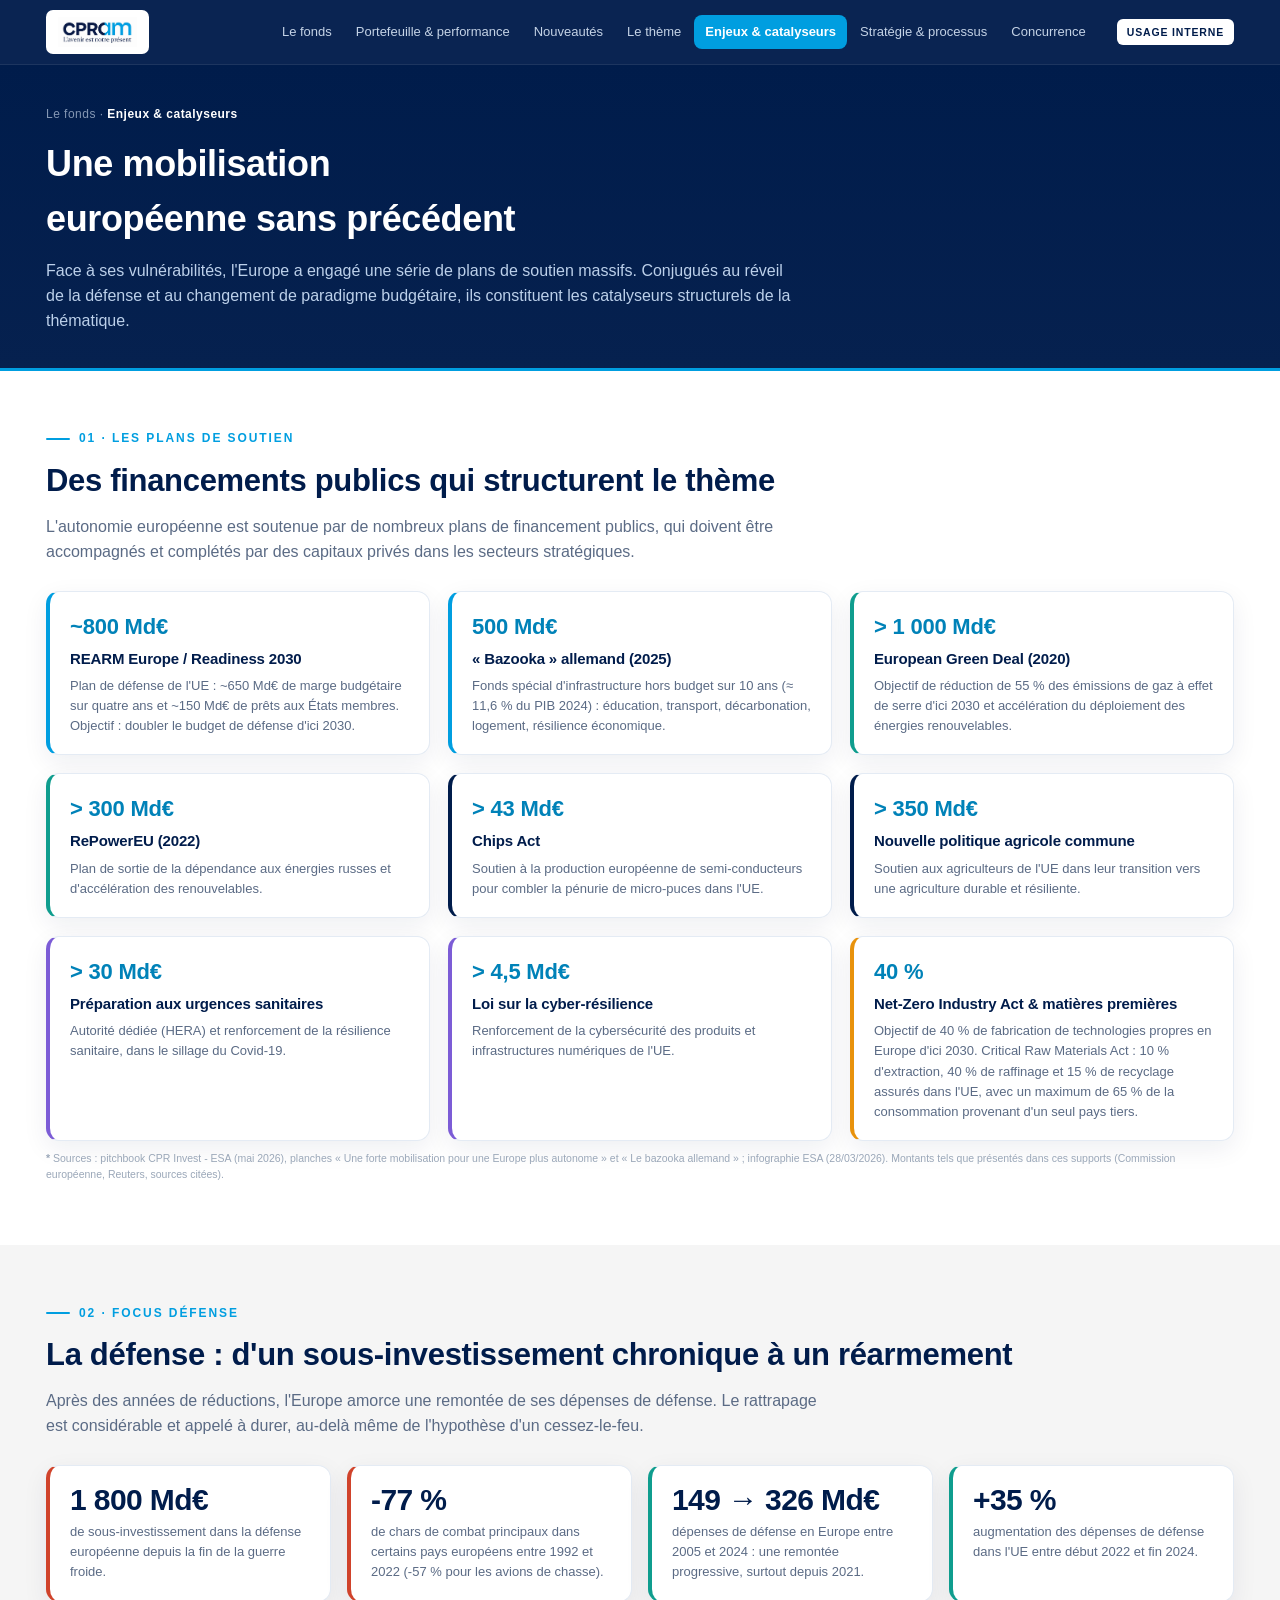
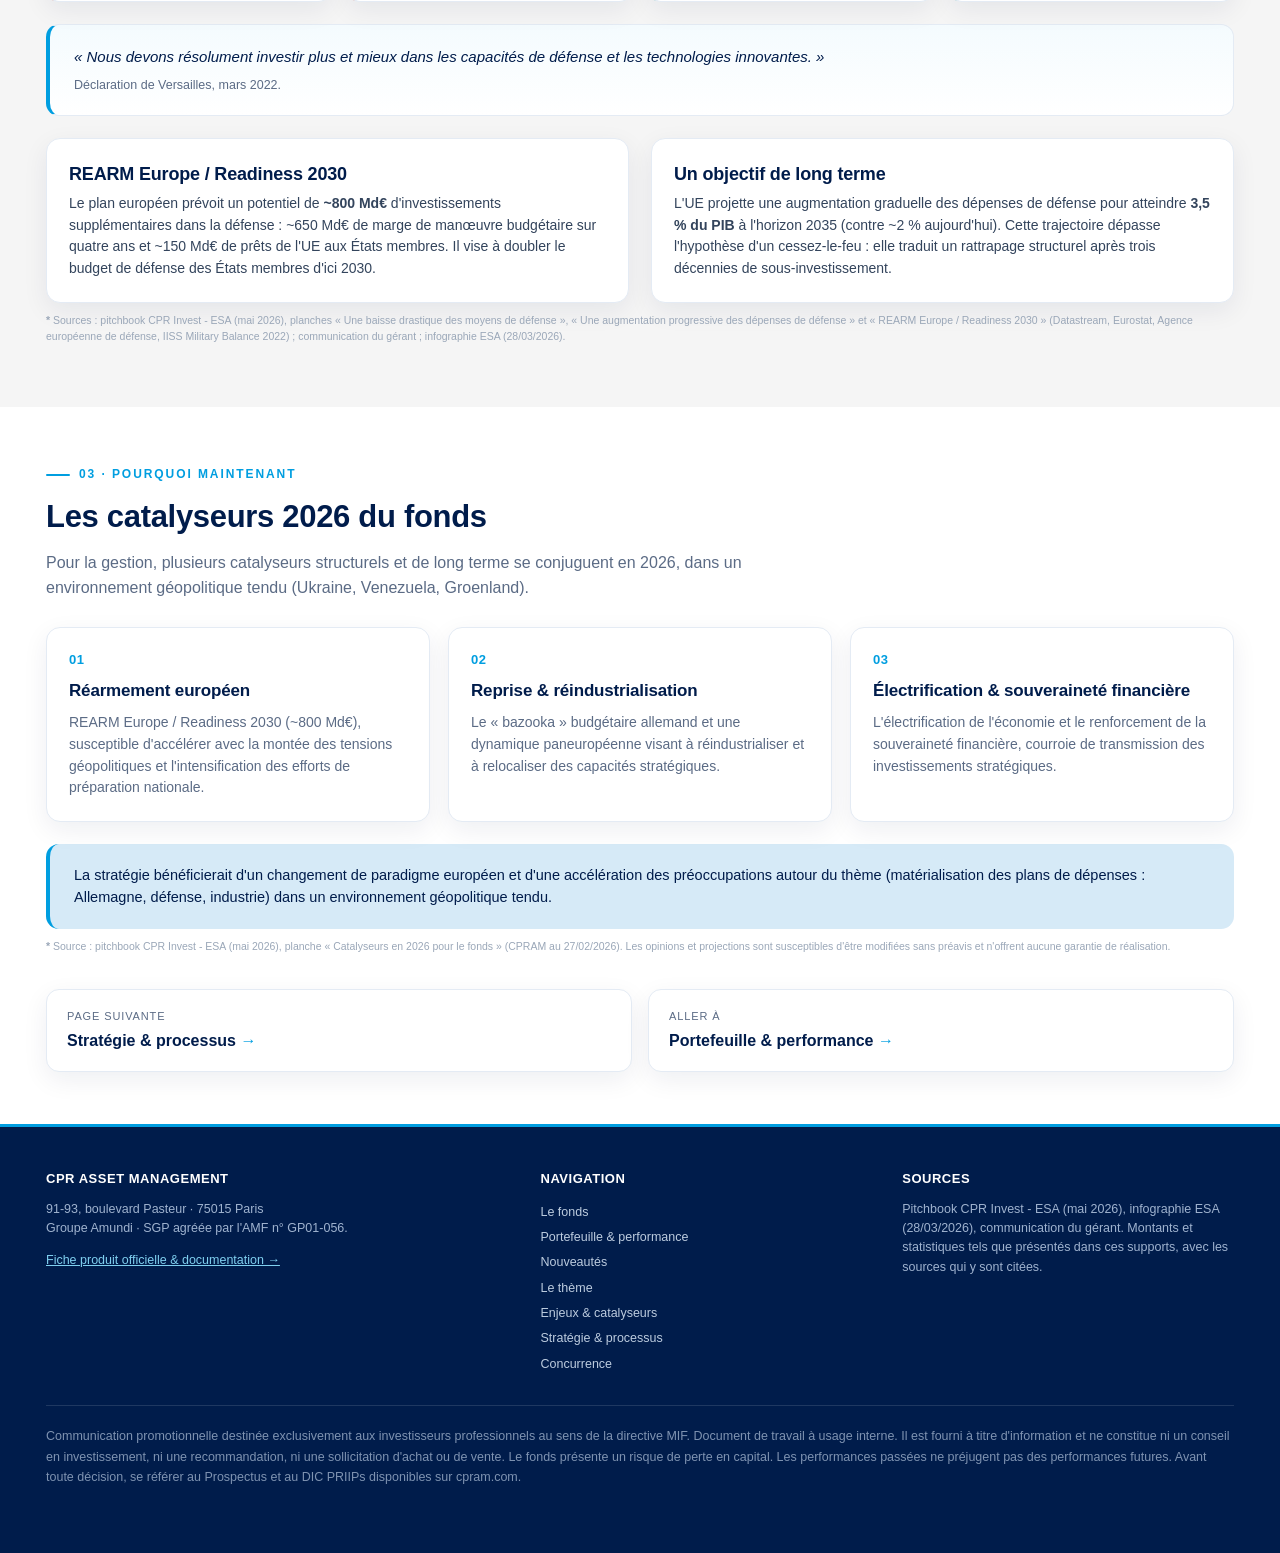
<file: enjeux.html>
<!DOCTYPE html>
<html lang="fr">
<head>
<meta charset="utf-8">
<meta name="viewport" content="width=device-width, initial-scale=1">
<title>Enjeux &amp; catalyseurs | CPR Invest - European Strategic Autonomy</title>
<link rel="stylesheet" href="styles.css?v=20260701">
</head>
<body>

<header class="top">
  <div class="wrap">
    <a class="brand" href="index.html"><span class="logobox"><img src="cpram-logo.jpg" alt="CPRAM"></span></a>
    <nav>
      <a href="index.html">Le fonds</a>
      <a href="portefeuille.html">Portefeuille &amp; performance</a>
      <a href="nouveautes.html">Nouveautés</a>
      <a href="theme.html">Le thème</a>
      <a href="enjeux.html" class="active">Enjeux &amp; catalyseurs</a>
      <a href="strategie.html">Stratégie &amp; processus</a>
      <a href="concurrence.html">Concurrence</a>
    </nav>
    <span class="badge-int">Usage interne</span>
  </div>
</header>

<div class="phero">
  <div class="wrap">
    <div class="crumbs">Le fonds · <b style="color:#fff">Enjeux &amp; catalyseurs</b></div>
    <h1>Une mobilisation européenne sans précédent</h1>
    <p>Face à ses vulnérabilités, l'Europe a engagé une série de plans de soutien massifs. Conjugués au réveil de la défense et au changement de paradigme budgétaire, ils constituent les catalyseurs structurels de la thématique.</p>
  </div>
</div>

<!-- PLANS DE SOUTIEN -->
<section id="plans">
  <div class="wrap">
    <div class="sec-head">
      <div class="eyebrow">01 · Les plans de soutien</div>
      <h2>Des financements publics qui structurent le thème</h2>
      <p>L'autonomie européenne est soutenue par de nombreux plans de financement publics, qui doivent être accompagnés et complétés par des capitaux privés dans les secteurs stratégiques.</p>
    </div>

    <div class="grid3">
      <div class="plan" style="border-left:4px solid var(--cyan)">
        <div class="amt">~800 Md€</div>
        <h4>REARM Europe / Readiness 2030</h4>
        <p>Plan de défense de l'UE&nbsp;: ~650 Md€ de marge budgétaire sur quatre ans et ~150 Md€ de prêts aux États membres. Objectif&nbsp;: doubler le budget de défense d'ici 2030.</p>
      </div>
      <div class="plan" style="border-left:4px solid var(--cyan)">
        <div class="amt">500 Md€</div>
        <h4>«&nbsp;Bazooka&nbsp;» allemand (2025)</h4>
        <p>Fonds spécial d'infrastructure hors budget sur 10 ans (≈ 11,6 % du PIB 2024)&nbsp;: éducation, transport, décarbonation, logement, résilience économique.</p>
      </div>
      <div class="plan" style="border-left:4px solid var(--teal)">
        <div class="amt">&gt; 1 000 Md€</div>
        <h4>European Green Deal (2020)</h4>
        <p>Objectif de réduction de 55 % des émissions de gaz à effet de serre d'ici 2030 et accélération du déploiement des énergies renouvelables.</p>
      </div>
      <div class="plan" style="border-left:4px solid var(--teal)">
        <div class="amt">&gt; 300 Md€</div>
        <h4>RePowerEU (2022)</h4>
        <p>Plan de sortie de la dépendance aux énergies russes et d'accélération des renouvelables.</p>
      </div>
      <div class="plan" style="border-left:4px solid var(--navy)">
        <div class="amt">&gt; 43 Md€</div>
        <h4>Chips Act</h4>
        <p>Soutien à la production européenne de semi-conducteurs pour combler la pénurie de micro-puces dans l'UE.</p>
      </div>
      <div class="plan" style="border-left:4px solid var(--navy)">
        <div class="amt">&gt; 350 Md€</div>
        <h4>Nouvelle politique agricole commune</h4>
        <p>Soutien aux agriculteurs de l'UE dans leur transition vers une agriculture durable et résiliente.</p>
      </div>
      <div class="plan" style="border-left:4px solid var(--violet)">
        <div class="amt">&gt; 30 Md€</div>
        <h4>Préparation aux urgences sanitaires</h4>
        <p>Autorité dédiée (HERA) et renforcement de la résilience sanitaire, dans le sillage du Covid-19.</p>
      </div>
      <div class="plan" style="border-left:4px solid var(--violet)">
        <div class="amt">&gt; 4,5 Md€</div>
        <h4>Loi sur la cyber-résilience</h4>
        <p>Renforcement de la cybersécurité des produits et infrastructures numériques de l'UE.</p>
      </div>
      <div class="plan" style="border-left:4px solid var(--amber)">
        <div class="amt">40 %</div>
        <h4>Net-Zero Industry Act &amp; matières premières</h4>
        <p>Objectif de 40 % de fabrication de technologies propres en Europe d'ici 2030. Critical Raw Materials Act&nbsp;: 10 % d'extraction, 40 % de raffinage et 15 % de recyclage assurés dans l'UE, avec un maximum de 65 % de la consommation provenant d'un seul pays tiers.</p>
      </div>
    </div>
    <p class="srcline">Sources&nbsp;: pitchbook CPR Invest - ESA (mai 2026), planches «&nbsp;Une forte mobilisation pour une Europe plus autonome&nbsp;» et «&nbsp;Le bazooka allemand&nbsp;»&nbsp;; infographie ESA (28/03/2026). Montants tels que présentés dans ces supports (Commission européenne, Reuters, sources citées).</p>
  </div>
</section>

<!-- FOCUS DEFENSE -->
<section class="alt" id="defense">
  <div class="wrap">
    <div class="sec-head">
      <div class="eyebrow">02 · Focus défense</div>
      <h2>La défense&nbsp;: d'un sous-investissement chronique à un réarmement</h2>
      <p>Après des années de réductions, l'Europe amorce une remontée de ses dépenses de défense. Le rattrapage est considérable et appelé à durer, au-delà même de l'hypothèse d'un cessez-le-feu.</p>
    </div>

    <div class="grid4">
      <div class="stat red"><div class="n">1 800 Md€</div><div class="l">de sous-investissement dans la défense européenne depuis la fin de la guerre froide.</div></div>
      <div class="stat red"><div class="n">-77 %</div><div class="l">de chars de combat principaux dans certains pays européens entre 1992 et 2022 (-57 % pour les avions de chasse).</div></div>
      <div class="stat teal"><div class="n">149 → 326 Md€</div><div class="l">dépenses de défense en Europe entre 2005 et 2024&nbsp;: une remontée progressive, surtout depuis 2021.</div></div>
      <div class="stat teal"><div class="n">+35 %</div><div class="l">augmentation des dépenses de défense dans l'UE entre début 2022 et fin 2024.</div></div>
    </div>

    <div class="quote" style="margin-top:22px">
      <p>«&nbsp;Nous devons résolument investir plus et mieux dans les capacités de défense et les technologies innovantes.&nbsp;»</p>
      <div class="by">Déclaration de Versailles, mars 2022.</div>
    </div>

    <div class="grid2" style="margin-top:22px">
      <div class="card">
        <h3>REARM Europe / Readiness 2030</h3>
        <p>Le plan européen prévoit un potentiel de <b>~800 Md€</b> d'investissements supplémentaires dans la défense&nbsp;: ~650 Md€ de marge de manœuvre budgétaire sur quatre ans et ~150 Md€ de prêts de l'UE aux États membres. Il vise à doubler le budget de défense des États membres d'ici 2030.</p>
      </div>
      <div class="card">
        <h3>Un objectif de long terme</h3>
        <p>L'UE projette une augmentation graduelle des dépenses de défense pour atteindre <b>3,5 % du PIB</b> à l'horizon 2035 (contre ~2 % aujourd'hui). Cette trajectoire dépasse l'hypothèse d'un cessez-le-feu&nbsp;: elle traduit un rattrapage structurel après trois décennies de sous-investissement.</p>
      </div>
    </div>
    <p class="srcline">Sources&nbsp;: pitchbook CPR Invest - ESA (mai 2026), planches «&nbsp;Une baisse drastique des moyens de défense&nbsp;», «&nbsp;Une augmentation progressive des dépenses de défense&nbsp;» et «&nbsp;REARM Europe / Readiness 2030&nbsp;» (Datastream, Eurostat, Agence européenne de défense, IISS Military Balance 2022)&nbsp;; communication du gérant&nbsp;; infographie ESA (28/03/2026).</p>
  </div>
</section>

<!-- CATALYSEURS 2026 -->
<section id="catalyseurs">
  <div class="wrap">
    <div class="sec-head">
      <div class="eyebrow">03 · Pourquoi maintenant</div>
      <h2>Les catalyseurs 2026 du fonds</h2>
      <p>Pour la gestion, plusieurs catalyseurs structurels et de long terme se conjuguent en 2026, dans un environnement géopolitique tendu (Ukraine, Venezuela, Groenland).</p>
    </div>
    <div class="grid3">
      <div class="these-card"><div class="n">01</div><h3>Réarmement européen</h3><p>REARM Europe / Readiness 2030 (~800 Md€), susceptible d'accélérer avec la montée des tensions géopolitiques et l'intensification des efforts de préparation nationale.</p></div>
      <div class="these-card"><div class="n">02</div><h3>Reprise &amp; réindustrialisation</h3><p>Le «&nbsp;bazooka&nbsp;» budgétaire allemand et une dynamique paneuropéenne visant à réindustrialiser et à relocaliser des capacités stratégiques.</p></div>
      <div class="these-card"><div class="n">03</div><h3>Électrification &amp; souveraineté financière</h3><p>L'électrification de l'économie et le renforcement de la souveraineté financière, courroie de transmission des investissements stratégiques.</p></div>
    </div>
    <div class="callout" style="margin-top:22px">
      <p>La stratégie bénéficierait d'un changement de paradigme européen et d'une accélération des préoccupations autour du thème (matérialisation des plans de dépenses&nbsp;: Allemagne, défense, industrie) dans un environnement géopolitique tendu.</p>
    </div>
    <p class="srcline">Source&nbsp;: pitchbook CPR Invest - ESA (mai 2026), planche «&nbsp;Catalyseurs en 2026 pour le fonds&nbsp;» (CPRAM au 27/02/2026). Les opinions et projections sont susceptibles d'être modifiées sans préavis et n'offrent aucune garantie de réalisation.</p>

    <div class="nextnav" style="margin-top:34px">
      <a href="strategie.html"><div class="nl">Page suivante</div><div class="nt">Stratégie &amp; processus</div></a>
      <a href="portefeuille.html"><div class="nl">Aller à</div><div class="nt">Portefeuille &amp; performance</div></a>
    </div>
  </div>
</section>

<footer>
  <div class="wrap">
    <div class="cols">
      <div>
        <h4>CPR Asset Management</h4>
        <p>91-93, boulevard Pasteur · 75015 Paris<br>Groupe Amundi · SGP agréée par l'AMF n° GP01-056.</p>
        <p style="margin-top:10px"><a href="https://cpram.com/lux/fr/institutionnels/products/LU2570611249">Fiche produit officielle &amp; documentation →</a></p>
      </div>
      <div>
        <h4>Navigation</h4>
        <nav>
          <a href="index.html">Le fonds</a>
          <a href="portefeuille.html">Portefeuille &amp; performance</a>
          <a href="nouveautes.html">Nouveautés</a>
          <a href="theme.html">Le thème</a>
          <a href="enjeux.html">Enjeux &amp; catalyseurs</a>
          <a href="strategie.html">Stratégie &amp; processus</a>
          <a href="concurrence.html">Concurrence</a>
        </nav>
      </div>
      <div>
        <h4>Sources</h4>
        <p>Pitchbook CPR Invest - ESA (mai 2026), infographie ESA (28/03/2026), communication du gérant. Montants et statistiques tels que présentés dans ces supports, avec les sources qui y sont citées.</p>
      </div>
    </div>
    <p class="disc">Communication promotionnelle destinée exclusivement aux investisseurs professionnels au sens de la directive MIF. Document de travail à usage interne. Il est fourni à titre d'information et ne constitue ni un conseil en investissement, ni une recommandation, ni une sollicitation d'achat ou de vente. Le fonds présente un risque de perte en capital. Les performances passées ne préjugent pas des performances futures. Avant toute décision, se référer au Prospectus et au DIC PRIIPs disponibles sur cpram.com.</p>
  </div>
</footer>

</body>
</html>
</file>
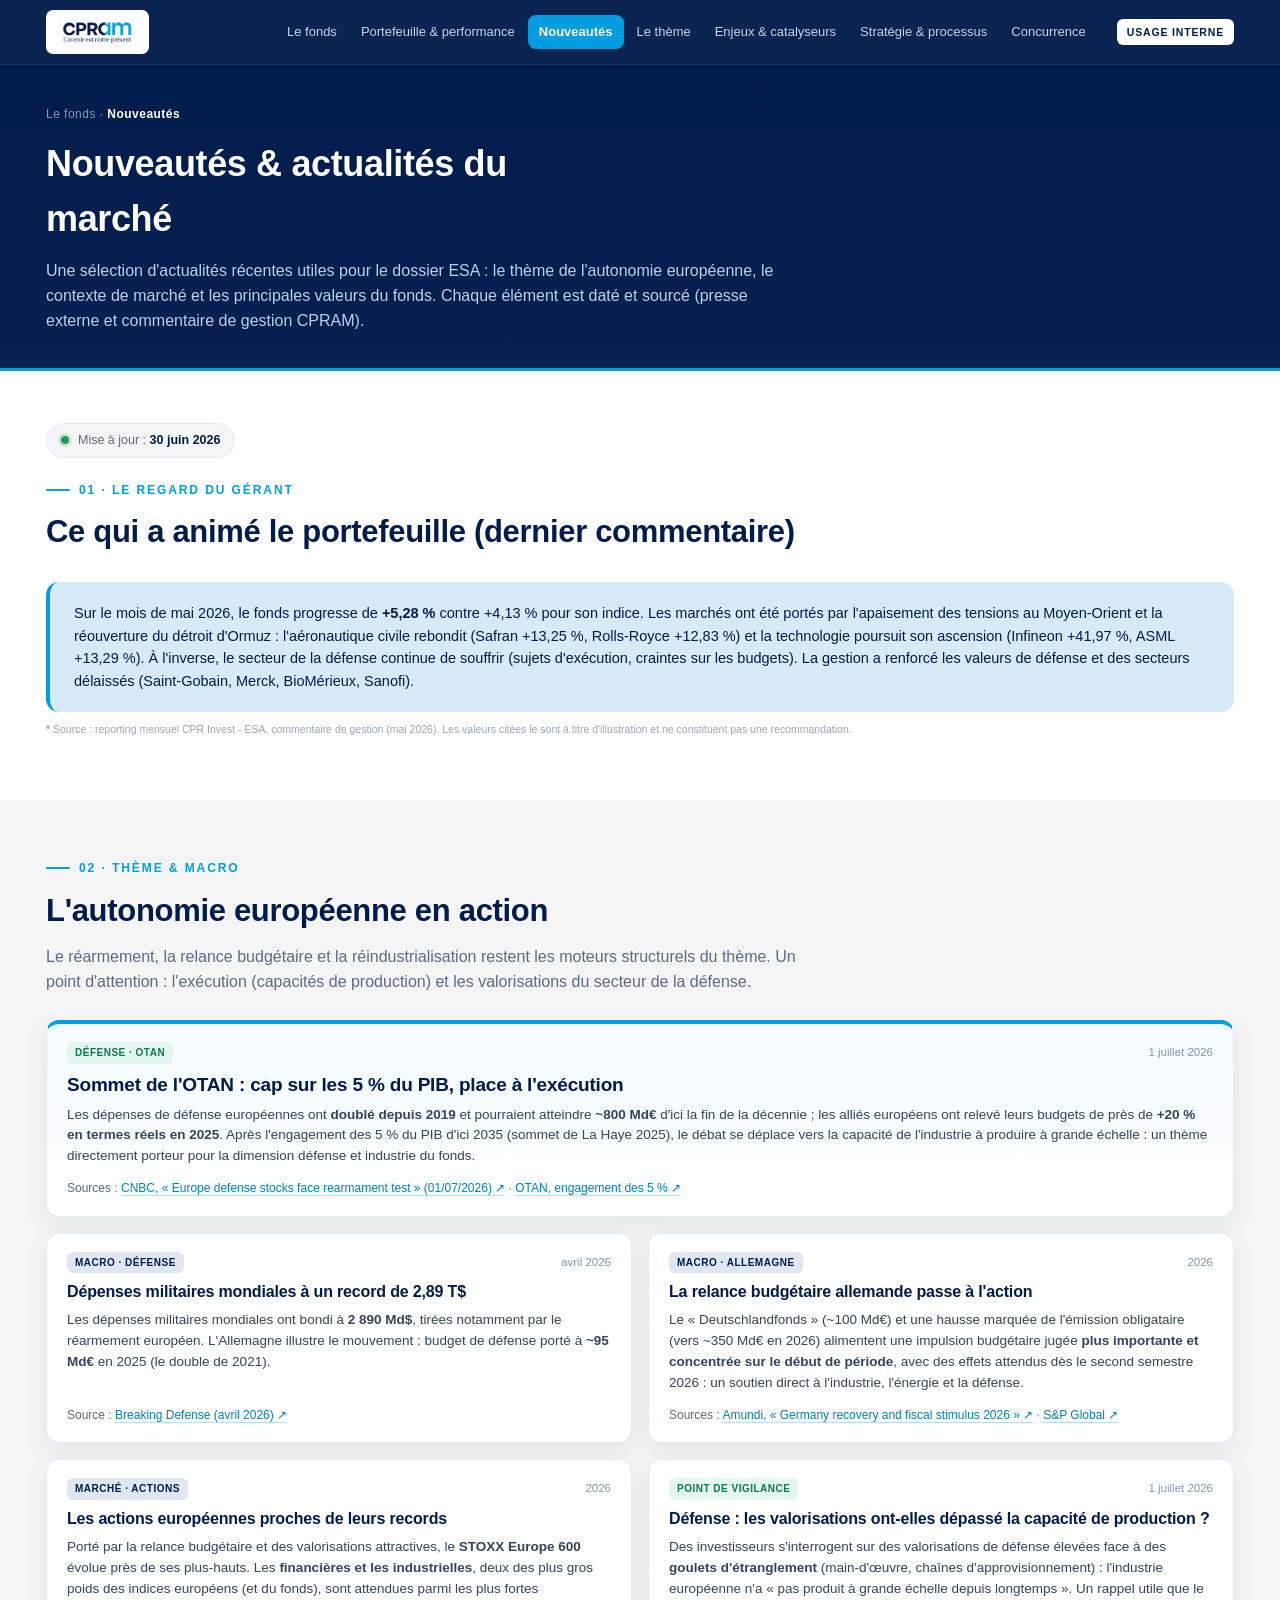
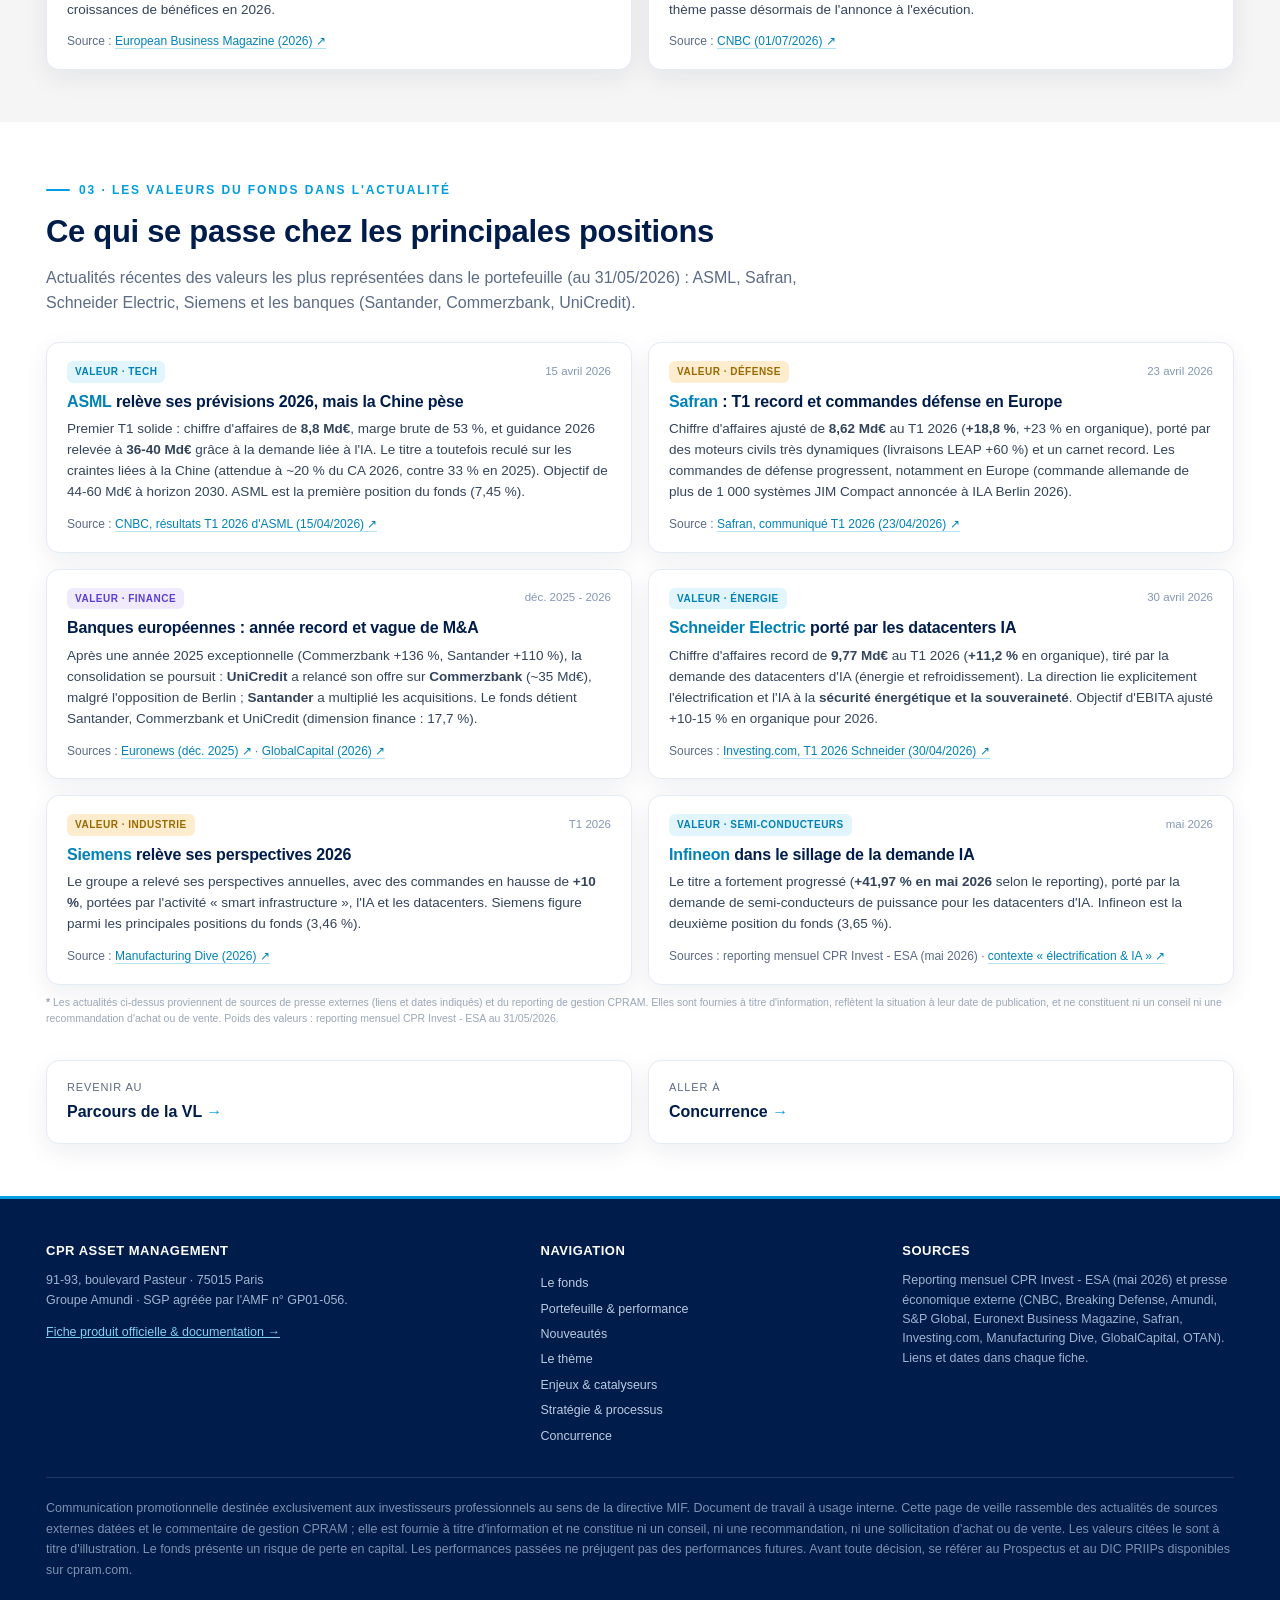
<file: nouveautes.html>
<!DOCTYPE html>
<html lang="fr">
<head>
<meta charset="utf-8">
<meta name="viewport" content="width=device-width, initial-scale=1">
<title>Nouveautés | CPR Invest - European Strategic Autonomy</title>
<link rel="stylesheet" href="styles.css?v=20260701">
</head>
<body>

<header class="top">
  <div class="wrap">
    <a class="brand" href="index.html"><span class="logobox"><img src="cpram-logo.jpg" alt="CPRAM"></span></a>
    <nav>
      <a href="index.html">Le fonds</a>
      <a href="portefeuille.html">Portefeuille &amp; performance</a>
      <a href="nouveautes.html" class="active">Nouveautés</a>
      <a href="theme.html">Le thème</a>
      <a href="enjeux.html">Enjeux &amp; catalyseurs</a>
      <a href="strategie.html">Stratégie &amp; processus</a>
      <a href="concurrence.html">Concurrence</a>
    </nav>
    <span class="badge-int">Usage interne</span>
  </div>
</header>

<div class="phero">
  <div class="wrap">
    <div class="crumbs">Le fonds · <b style="color:#fff">Nouveautés</b></div>
    <h1>Nouveautés &amp; actualités du marché</h1>
    <p>Une sélection d'actualités récentes utiles pour le dossier ESA&nbsp;: le thème de l'autonomie européenne, le contexte de marché et les principales valeurs du fonds. Chaque élément est daté et sourcé (presse externe et commentaire de gestion CPRAM).</p>
  </div>
</div>

<!-- REGARD DU GERANT -->
<section id="gerant">
  <div class="wrap">
    <div class="sec-head" style="margin-bottom:16px">
      <span class="updated"><span>Mise à jour&nbsp;: <b>30 juin 2026</b></span></span>
    </div>
    <div class="sec-head">
      <div class="eyebrow">01 · Le regard du gérant</div>
      <h2>Ce qui a animé le portefeuille (dernier commentaire)</h2>
    </div>
    <div class="callout">
      <p>Sur le mois de mai 2026, le fonds progresse de <b>+5,28 %</b> contre +4,13 % pour son indice. Les marchés ont été portés par l'apaisement des tensions au Moyen-Orient et la réouverture du détroit d'Ormuz&nbsp;: l'aéronautique civile rebondit (Safran +13,25 %, Rolls-Royce +12,83 %) et la technologie poursuit son ascension (Infineon +41,97 %, ASML +13,29 %). À l'inverse, le secteur de la défense continue de souffrir (sujets d'exécution, craintes sur les budgets). La gestion a renforcé les valeurs de défense et des secteurs délaissés (Saint-Gobain, Merck, BioMérieux, Sanofi).</p>
    </div>
    <p class="srcline">Source&nbsp;: reporting mensuel CPR Invest - ESA, commentaire de gestion (mai 2026). Les valeurs citées le sont à titre d'illustration et ne constituent pas une recommandation.</p>
  </div>
</section>

<!-- THEME & MACRO -->
<section class="alt" id="macro">
  <div class="wrap">
    <div class="sec-head">
      <div class="eyebrow">02 · Thème &amp; macro</div>
      <h2>L'autonomie européenne en action</h2>
      <p>Le réarmement, la relance budgétaire et la réindustrialisation restent les moteurs structurels du thème. Un point d'attention&nbsp;: l'exécution (capacités de production) et les valorisations du secteur de la défense.</p>
    </div>
    <div class="newsgrid">
      <div class="newscard lead">
        <div class="nhead"><span class="nbadge defense">Défense · OTAN</span><span class="ndate">1 juillet 2026</span></div>
        <h3>Sommet de l'OTAN&nbsp;: cap sur les 5 % du PIB, place à l'exécution</h3>
        <p>Les dépenses de défense européennes ont <b>doublé depuis 2019</b> et pourraient atteindre <b>~800 Md€</b> d'ici la fin de la décennie&nbsp;; les alliés européens ont relevé leurs budgets de près de <b>+20 % en termes réels en 2025</b>. Après l'engagement des 5 % du PIB d'ici 2035 (sommet de La Haye 2025), le débat se déplace vers la capacité de l'industrie à produire à grande échelle&nbsp;: un thème directement porteur pour la dimension défense et industrie du fonds.</p>
        <div class="nsrc">Sources&nbsp;: <a href="https://www.cnbc.com/2026/07/01/europe-defense-stocks-rearmament.html" target="_blank" rel="noopener">CNBC, «&nbsp;Europe defense stocks face rearmament test&nbsp;» (01/07/2026) ↗</a> · <a href="https://www.nato.int/en/what-we-do/introduction-to-nato/defence-expenditures-and-natos-5-commitment" target="_blank" rel="noopener">OTAN, engagement des 5 % ↗</a></div>
      </div>

      <div class="newscard">
        <div class="nhead"><span class="nbadge macro">Macro · Défense</span><span class="ndate">avril 2026</span></div>
        <h3>Dépenses militaires mondiales à un record de 2,89 T$</h3>
        <p>Les dépenses militaires mondiales ont bondi à <b>2 890 Md$</b>, tirées notamment par le réarmement européen. L'Allemagne illustre le mouvement&nbsp;: budget de défense porté à <b>~95 Md€</b> en 2025 (le double de 2021).</p>
        <div class="nsrc">Source&nbsp;: <a href="https://breakingdefense.com/2026/04/buoyed-by-european-rearmament-boost-global-military-spending-jumps-to-2-89-trillion/" target="_blank" rel="noopener">Breaking Defense (avril 2026) ↗</a></div>
      </div>

      <div class="newscard">
        <div class="nhead"><span class="nbadge macro">Macro · Allemagne</span><span class="ndate">2026</span></div>
        <h3>La relance budgétaire allemande passe à l'action</h3>
        <p>Le «&nbsp;Deutschlandfonds&nbsp;» (~100 Md€) et une hausse marquée de l'émission obligataire (vers ~350 Md€ en 2026) alimentent une impulsion budgétaire jugée <b>plus importante et concentrée sur le début de période</b>, avec des effets attendus dès le second semestre 2026&nbsp;: un soutien direct à l'industrie, l'énergie et la défense.</p>
        <div class="nsrc">Sources&nbsp;: <a href="https://www.amundi.com/institutional/article/germany-recovery-and-fiscal-stimulus-2026" target="_blank" rel="noopener">Amundi, «&nbsp;Germany recovery and fiscal stimulus 2026&nbsp;» ↗</a> · <a href="https://www.spglobal.com/ratings/en/regulatory/article/economic-research-economic-outlook-europe-q1-2026-germanys-fiscal-reawakening-s101657610" target="_blank" rel="noopener">S&amp;P Global ↗</a></div>
      </div>

      <div class="newscard">
        <div class="nhead"><span class="nbadge macro">Marché · Actions</span><span class="ndate">2026</span></div>
        <h3>Les actions européennes proches de leurs records</h3>
        <p>Porté par la relance budgétaire et des valorisations attractives, le <b>STOXX Europe 600</b> évolue près de ses plus-hauts. Les <b>financières et les industrielles</b>, deux des plus gros poids des indices européens (et du fonds), sont attendues parmi les plus fortes croissances de bénéfices en 2026.</p>
        <div class="nsrc">Source&nbsp;: <a href="https://europeanbusinessmagazine.com/business/european-equities-poised-for-revival-as-fiscal-stimulus-and-valuations-attract-capital/" target="_blank" rel="noopener">European Business Magazine (2026) ↗</a></div>
      </div>

      <div class="newscard">
        <div class="nhead"><span class="nbadge defense">Point de vigilance</span><span class="ndate">1 juillet 2026</span></div>
        <h3>Défense&nbsp;: les valorisations ont-elles dépassé la capacité de production&nbsp;?</h3>
        <p>Des investisseurs s'interrogent sur des valorisations de défense élevées face à des <b>goulets d'étranglement</b> (main-d'œuvre, chaînes d'approvisionnement)&nbsp;: l'industrie européenne n'a «&nbsp;pas produit à grande échelle depuis longtemps&nbsp;». Un rappel utile que le thème passe désormais de l'annonce à l'exécution.</p>
        <div class="nsrc">Source&nbsp;: <a href="https://www.cnbc.com/2026/07/01/europe-defense-stocks-rearmament.html" target="_blank" rel="noopener">CNBC (01/07/2026) ↗</a></div>
      </div>
    </div>
  </div>
</section>

<!-- VALEURS DU FONDS -->
<section id="valeurs">
  <div class="wrap">
    <div class="sec-head">
      <div class="eyebrow">03 · Les valeurs du fonds dans l'actualité</div>
      <h2>Ce qui se passe chez les principales positions</h2>
      <p>Actualités récentes des valeurs les plus représentées dans le portefeuille (au 31/05/2026)&nbsp;: ASML, Safran, Schneider Electric, Siemens et les banques (Santander, Commerzbank, UniCredit).</p>
    </div>
    <div class="newsgrid">
      <div class="newscard">
        <div class="nhead"><span class="nbadge tech">Valeur · Tech</span><span class="ndate">15 avril 2026</span></div>
        <h3><span class="co">ASML</span> relève ses prévisions 2026, mais la Chine pèse</h3>
        <p>Premier T1 solide&nbsp;: chiffre d'affaires de <b>8,8 Md€</b>, marge brute de 53 %, et guidance 2026 relevée à <b>36-40 Md€</b> grâce à la demande liée à l'IA. Le titre a toutefois reculé sur les craintes liées à la Chine (attendue à ~20 % du CA 2026, contre 33 % en 2025). Objectif de 44-60 Md€ à horizon 2030. ASML est la première position du fonds (7,45 %).</p>
        <div class="nsrc">Source&nbsp;: <a href="https://www.cnbc.com/2026/04/15/asml-q1-2026-earnings-report.html" target="_blank" rel="noopener">CNBC, résultats T1 2026 d'ASML (15/04/2026) ↗</a></div>
      </div>

      <div class="newscard">
        <div class="nhead"><span class="nbadge valeur">Valeur · Défense</span><span class="ndate">23 avril 2026</span></div>
        <h3><span class="co">Safran</span>&nbsp;: T1 record et commandes défense en Europe</h3>
        <p>Chiffre d'affaires ajusté de <b>8,62 Md€</b> au T1 2026 (<b>+18,8 %</b>, +23 % en organique), porté par des moteurs civils très dynamiques (livraisons LEAP +60 %) et un carnet record. Les commandes de défense progressent, notamment en Europe (commande allemande de plus de 1 000 systèmes JIM Compact annoncée à ILA Berlin 2026).</p>
        <div class="nsrc">Source&nbsp;: <a href="https://www.safran-group.com/pressroom/safran-reports-first-quarter-2026-revenue-outstanding-performance-civil-engine-activities-2026-04-23" target="_blank" rel="noopener">Safran, communiqué T1 2026 (23/04/2026) ↗</a></div>
      </div>

      <div class="newscard">
        <div class="nhead"><span class="nbadge finance">Valeur · Finance</span><span class="ndate">déc. 2025 - 2026</span></div>
        <h3>Banques européennes&nbsp;: année record et vague de M&amp;A</h3>
        <p>Après une année 2025 exceptionnelle (Commerzbank +136 %, Santander +110 %), la consolidation se poursuit&nbsp;: <b>UniCredit</b> a relancé son offre sur <b>Commerzbank</b> (~35 Md€), malgré l'opposition de Berlin&nbsp;; <b>Santander</b> a multiplié les acquisitions. Le fonds détient Santander, Commerzbank et UniCredit (dimension finance&nbsp;: 17,7 %).</p>
        <div class="nsrc">Sources&nbsp;: <a href="https://www.euronews.com/business/2025/12/13/european-banks-best-year-on-record-whats-the-outlook-for-2026" target="_blank" rel="noopener">Euronews (déc. 2025) ↗</a> · <a href="https://www.globalcapital.com/article/2fqcduueoptnxxhfmwnb5/rejuvenated-european-banking-sector-driven-to-still-more-m-a-in-2026" target="_blank" rel="noopener">GlobalCapital (2026) ↗</a></div>
      </div>

      <div class="newscard">
        <div class="nhead"><span class="nbadge tech">Valeur · Énergie</span><span class="ndate">30 avril 2026</span></div>
        <h3><span class="co">Schneider Electric</span> porté par les datacenters IA</h3>
        <p>Chiffre d'affaires record de <b>9,77 Md€</b> au T1 2026 (<b>+11,2 %</b> en organique), tiré par la demande des datacenters d'IA (énergie et refroidissement). La direction lie explicitement l'électrification et l'IA à la <b>sécurité énergétique et la souveraineté</b>. Objectif d'EBITA ajusté +10-15 % en organique pour 2026.</p>
        <div class="nsrc">Sources&nbsp;: <a href="https://www.investing.com/news/company-news/schneider-electric-q1-2026-slides-11-organic-growth-ai-strategy-advances-93CH-4647883" target="_blank" rel="noopener">Investing.com, T1 2026 Schneider (30/04/2026) ↗</a></div>
      </div>

      <div class="newscard">
        <div class="nhead"><span class="nbadge valeur">Valeur · Industrie</span><span class="ndate">T1 2026</span></div>
        <h3><span class="co">Siemens</span> relève ses perspectives 2026</h3>
        <p>Le groupe a relevé ses perspectives annuelles, avec des commandes en hausse de <b>+10 %</b>, portées par l'activité «&nbsp;smart infrastructure&nbsp;», l'IA et les datacenters. Siemens figure parmi les principales positions du fonds (3,46 %).</p>
        <div class="nsrc">Source&nbsp;: <a href="https://www.manufacturingdive.com/news/siemens-raises-2026-outlook-ai-data-center-demand-q1/812182/" target="_blank" rel="noopener">Manufacturing Dive (2026) ↗</a></div>
      </div>

      <div class="newscard">
        <div class="nhead"><span class="nbadge tech">Valeur · Semi-conducteurs</span><span class="ndate">mai 2026</span></div>
        <h3><span class="co">Infineon</span> dans le sillage de la demande IA</h3>
        <p>Le titre a fortement progressé (<b>+41,97 % en mai 2026</b> selon le reporting), porté par la demande de semi-conducteurs de puissance pour les datacenters d'IA. Infineon est la deuxième position du fonds (3,65 %).</p>
        <div class="nsrc">Sources&nbsp;: reporting mensuel CPR Invest - ESA (mai 2026) · <a href="https://www.manufacturingdive.com/news/siemens-raises-2026-outlook-ai-data-center-demand-q1/812182/" target="_blank" rel="noopener">contexte «&nbsp;électrification &amp; IA&nbsp;» ↗</a></div>
      </div>
    </div>

    <p class="srcline">Les actualités ci-dessus proviennent de sources de presse externes (liens et dates indiqués) et du reporting de gestion CPRAM. Elles sont fournies à titre d'information, reflètent la situation à leur date de publication, et ne constituent ni un conseil ni une recommandation d'achat ou de vente. Poids des valeurs&nbsp;: reporting mensuel CPR Invest - ESA au 31/05/2026.</p>

    <div class="nextnav" style="margin-top:34px">
      <a href="index.html"><div class="nl">Revenir au</div><div class="nt">Parcours de la VL</div></a>
      <a href="concurrence.html"><div class="nl">Aller à</div><div class="nt">Concurrence</div></a>
    </div>
  </div>
</section>

<footer>
  <div class="wrap">
    <div class="cols">
      <div>
        <h4>CPR Asset Management</h4>
        <p>91-93, boulevard Pasteur · 75015 Paris<br>Groupe Amundi · SGP agréée par l'AMF n° GP01-056.</p>
        <p style="margin-top:10px"><a href="https://cpram.com/lux/fr/institutionnels/products/LU2570611249">Fiche produit officielle &amp; documentation →</a></p>
      </div>
      <div>
        <h4>Navigation</h4>
        <nav>
          <a href="index.html">Le fonds</a>
          <a href="portefeuille.html">Portefeuille &amp; performance</a>
          <a href="nouveautes.html">Nouveautés</a>
          <a href="theme.html">Le thème</a>
          <a href="enjeux.html">Enjeux &amp; catalyseurs</a>
          <a href="strategie.html">Stratégie &amp; processus</a>
          <a href="concurrence.html">Concurrence</a>
        </nav>
      </div>
      <div>
        <h4>Sources</h4>
        <p>Reporting mensuel CPR Invest - ESA (mai 2026) et presse économique externe (CNBC, Breaking Defense, Amundi, S&amp;P Global, Euronext Business Magazine, Safran, Investing.com, Manufacturing Dive, GlobalCapital, OTAN). Liens et dates dans chaque fiche.</p>
      </div>
    </div>
    <p class="disc">Communication promotionnelle destinée exclusivement aux investisseurs professionnels au sens de la directive MIF. Document de travail à usage interne. Cette page de veille rassemble des actualités de sources externes datées et le commentaire de gestion CPRAM&nbsp;; elle est fournie à titre d'information et ne constitue ni un conseil, ni une recommandation, ni une sollicitation d'achat ou de vente. Les valeurs citées le sont à titre d'illustration. Le fonds présente un risque de perte en capital. Les performances passées ne préjugent pas des performances futures. Avant toute décision, se référer au Prospectus et au DIC PRIIPs disponibles sur cpram.com.</p>
  </div>
</footer>

</body>
</html>
</file>
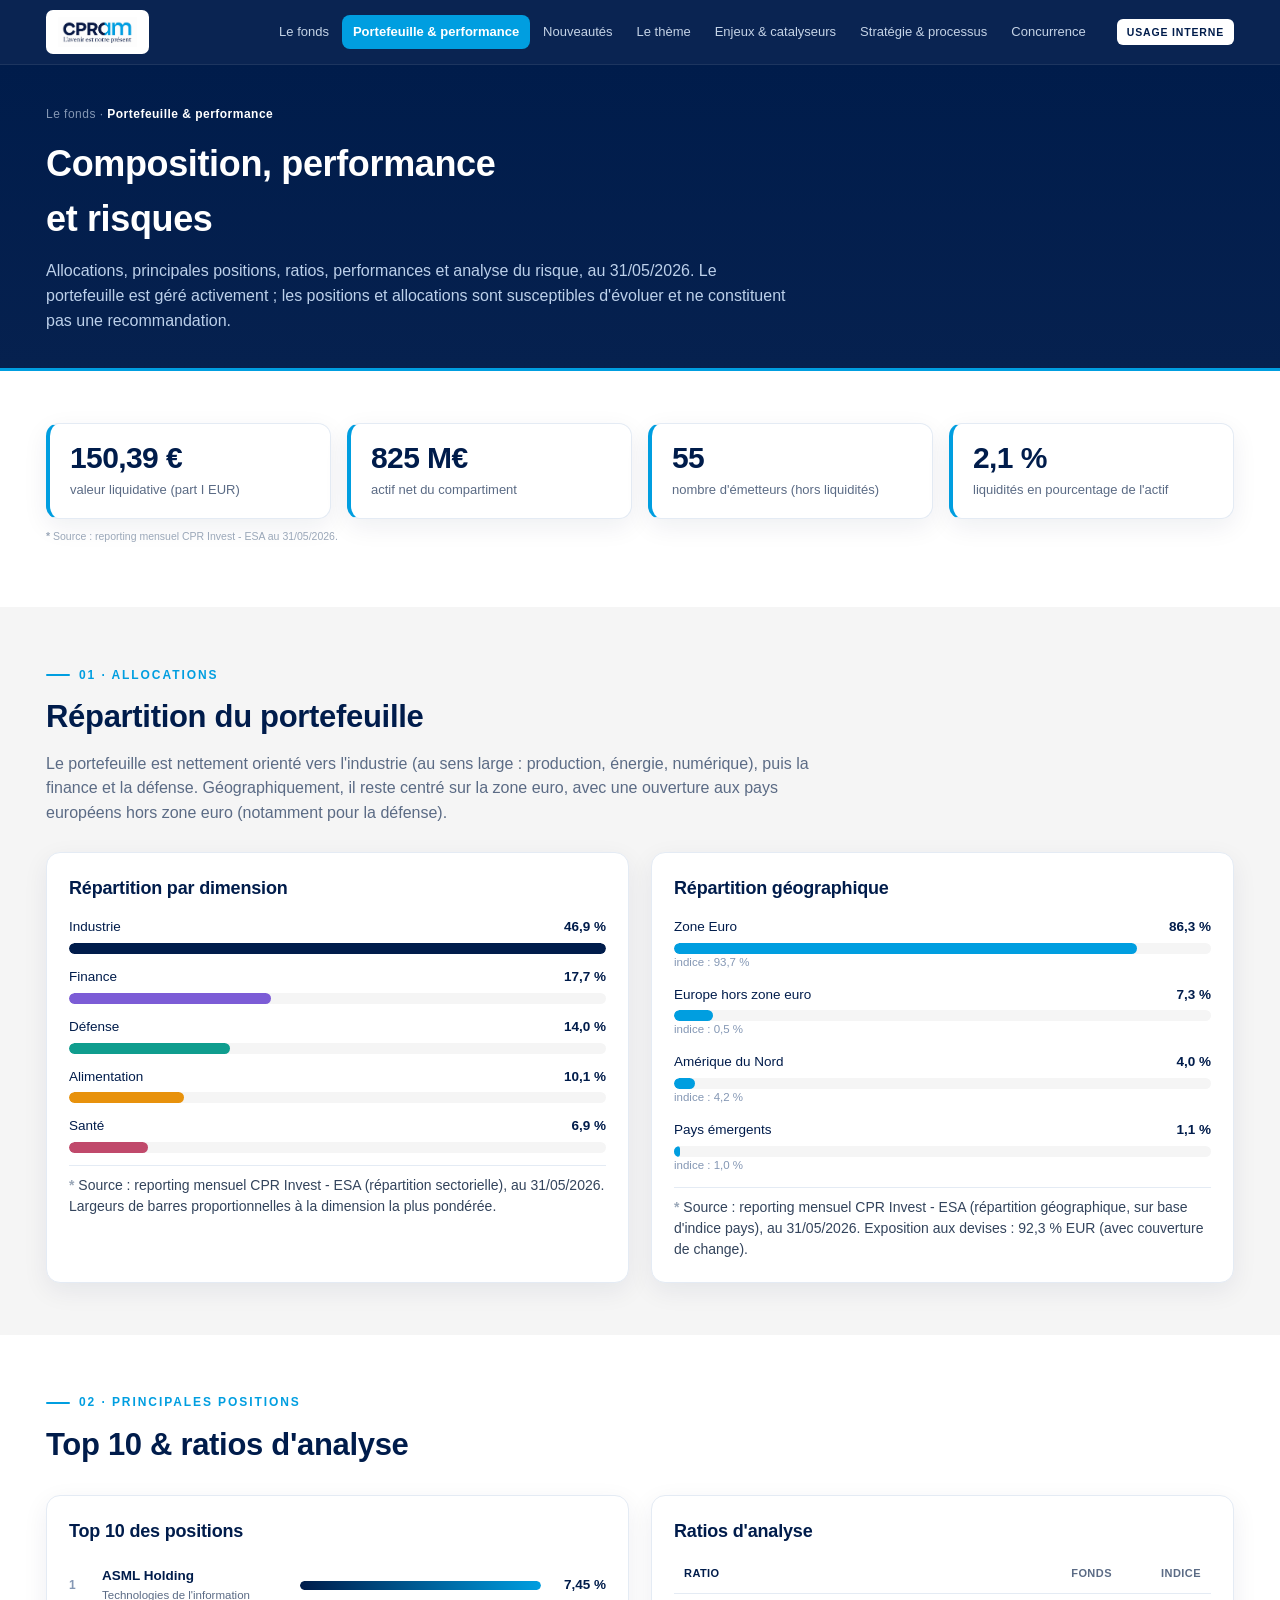
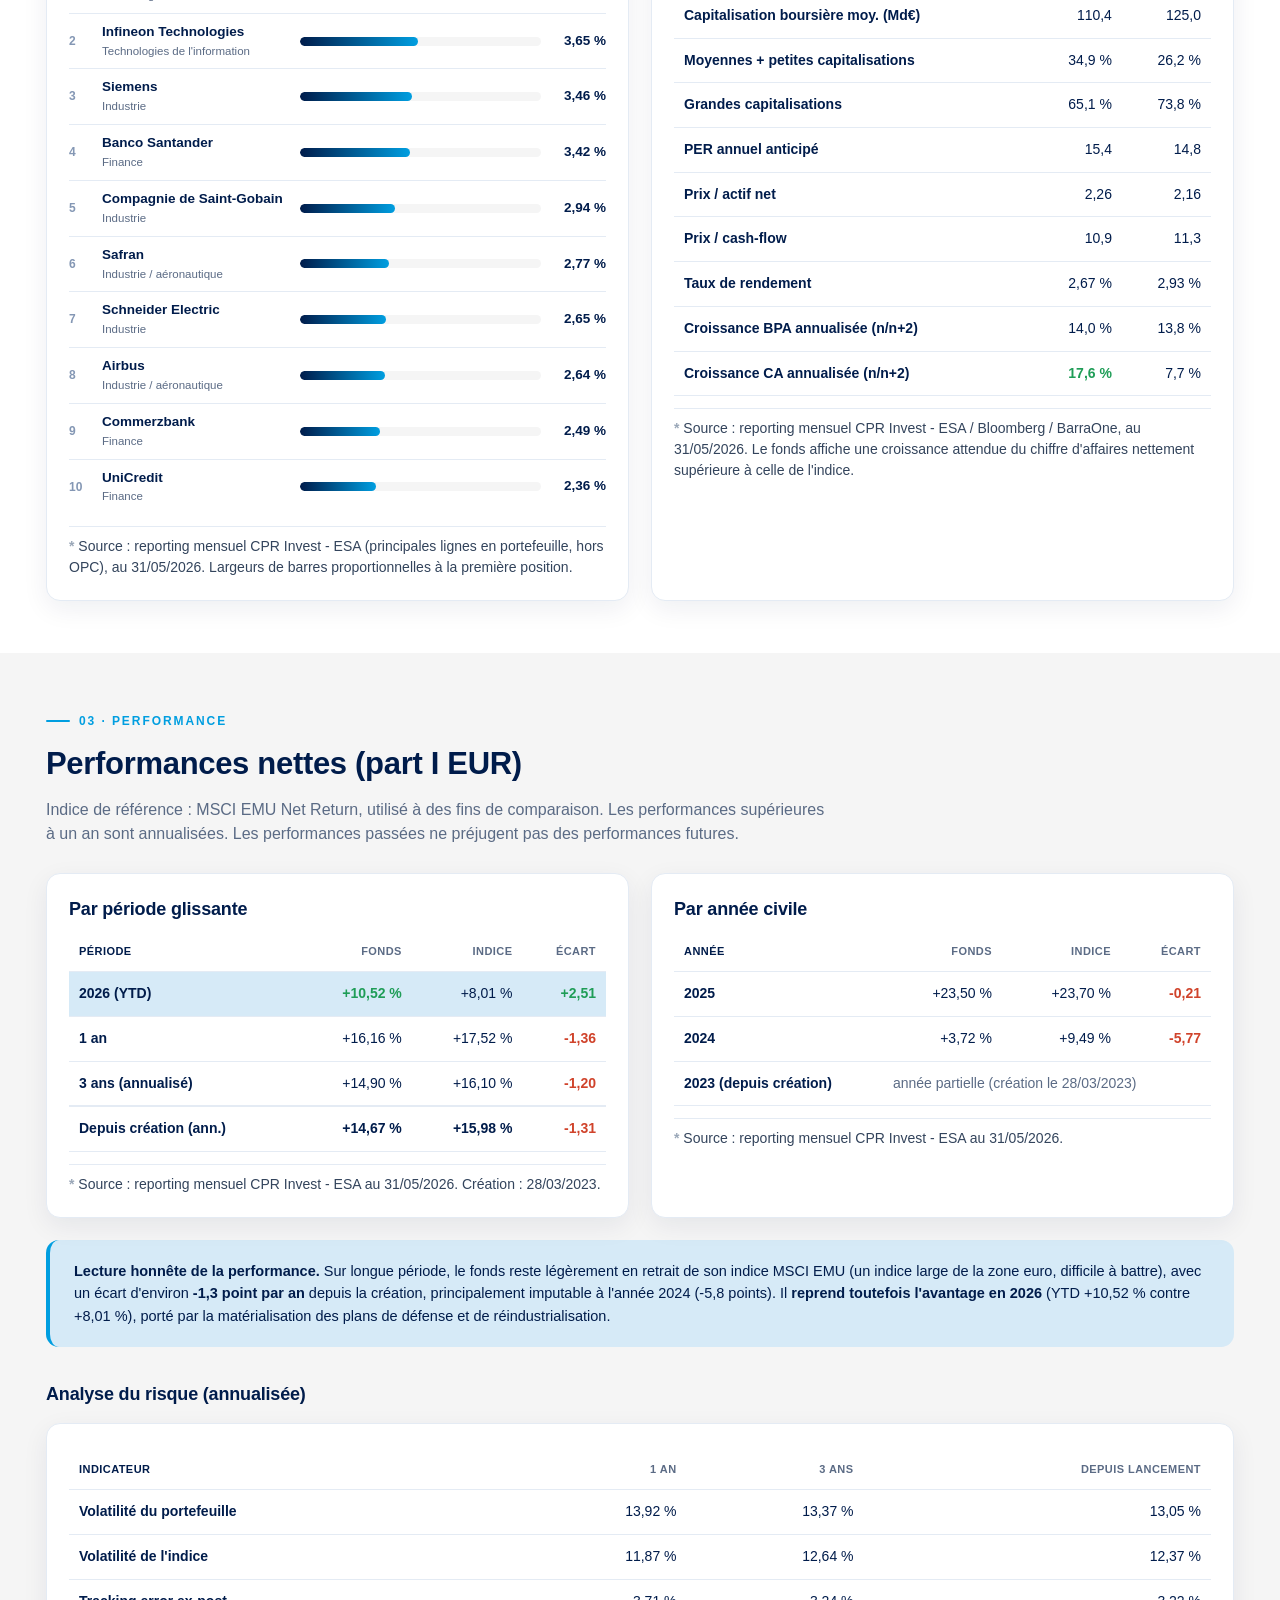
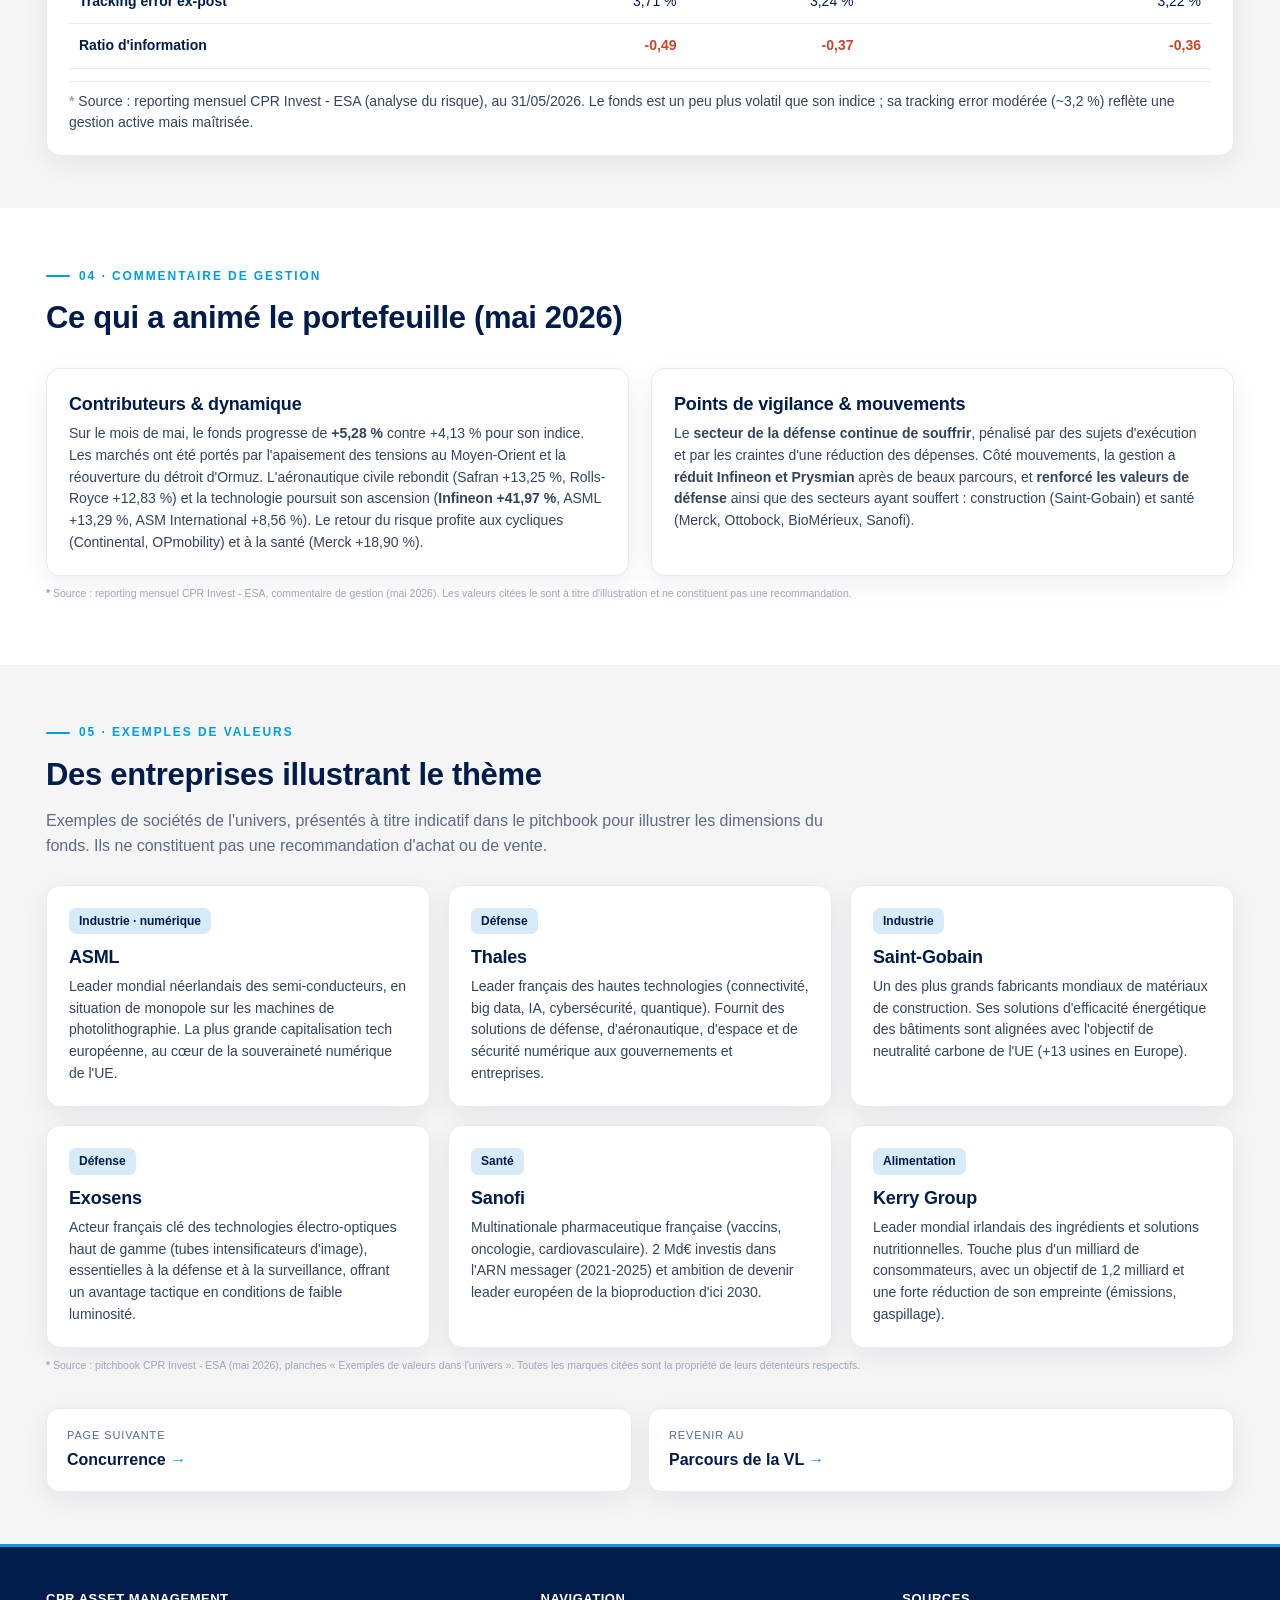
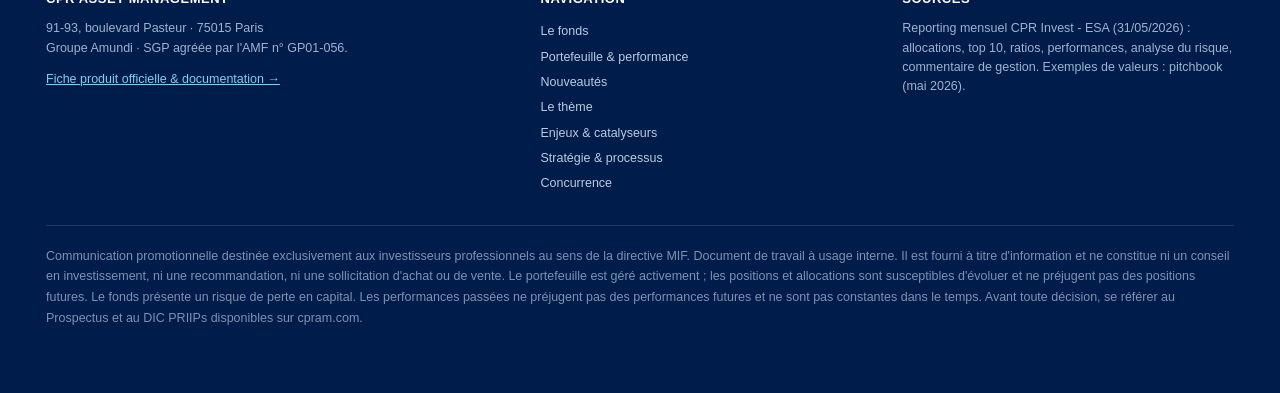
<file: portefeuille.html>
<!DOCTYPE html>
<html lang="fr">
<head>
<meta charset="utf-8">
<meta name="viewport" content="width=device-width, initial-scale=1">
<title>Portefeuille &amp; performance | CPR Invest - European Strategic Autonomy</title>
<link rel="stylesheet" href="styles.css?v=20260701">
</head>
<body>

<header class="top">
  <div class="wrap">
    <a class="brand" href="index.html"><span class="logobox"><img src="cpram-logo.jpg" alt="CPRAM"></span></a>
    <nav>
      <a href="index.html">Le fonds</a>
      <a href="portefeuille.html" class="active">Portefeuille &amp; performance</a>
      <a href="nouveautes.html">Nouveautés</a>
      <a href="theme.html">Le thème</a>
      <a href="enjeux.html">Enjeux &amp; catalyseurs</a>
      <a href="strategie.html">Stratégie &amp; processus</a>
      <a href="concurrence.html">Concurrence</a>
    </nav>
    <span class="badge-int">Usage interne</span>
  </div>
</header>

<div class="phero">
  <div class="wrap">
    <div class="crumbs">Le fonds · <b style="color:#fff">Portefeuille &amp; performance</b></div>
    <h1>Composition, performance et risques</h1>
    <p>Allocations, principales positions, ratios, performances et analyse du risque, au 31/05/2026. Le portefeuille est géré activement&nbsp;; les positions et allocations sont susceptibles d'évoluer et ne constituent pas une recommandation.</p>
  </div>
</div>

<!-- CHIFFRES CLES -->
<section id="cles">
  <div class="wrap">
    <div class="grid4">
      <div class="stat"><div class="n">150,39 €</div><div class="l">valeur liquidative (part I EUR)</div></div>
      <div class="stat"><div class="n">825 M€</div><div class="l">actif net du compartiment</div></div>
      <div class="stat"><div class="n">55</div><div class="l">nombre d'émetteurs (hors liquidités)</div></div>
      <div class="stat"><div class="n">2,1 %</div><div class="l">liquidités en pourcentage de l'actif</div></div>
    </div>
    <p class="srcline">Source&nbsp;: reporting mensuel CPR Invest - ESA au 31/05/2026.</p>
  </div>
</section>

<!-- ALLOCATIONS -->
<section class="alt" id="allocations">
  <div class="wrap">
    <div class="sec-head">
      <div class="eyebrow">01 · Allocations</div>
      <h2>Répartition du portefeuille</h2>
      <p>Le portefeuille est nettement orienté vers l'industrie (au sens large&nbsp;: production, énergie, numérique), puis la finance et la défense. Géographiquement, il reste centré sur la zone euro, avec une ouverture aux pays européens hors zone euro (notamment pour la défense).</p>
    </div>
    <div class="grid2">
      <div class="card">
        <h3>Répartition par dimension</h3>
        <div class="alloc" style="margin-top:14px">
          <div class="arow"><div class="at"><span>Industrie</span><b>46,9 %</b></div><div class="bar2"><i style="width:100%;background:var(--navy)"></i></div></div>
          <div class="arow"><div class="at"><span>Finance</span><b>17,7 %</b></div><div class="bar2"><i style="width:37.7%;background:#7C5CD6"></i></div></div>
          <div class="arow"><div class="at"><span>Défense</span><b>14,0 %</b></div><div class="bar2"><i style="width:29.9%;background:#0F9D8E"></i></div></div>
          <div class="arow"><div class="at"><span>Alimentation</span><b>10,1 %</b></div><div class="bar2"><i style="width:21.4%;background:#E8920C"></i></div></div>
          <div class="arow"><div class="at"><span>Santé</span><b>6,9 %</b></div><div class="bar2"><i style="width:14.8%;background:#C0496B"></i></div></div>
        </div>
        <p class="srcline">Source&nbsp;: reporting mensuel CPR Invest - ESA (répartition sectorielle), au 31/05/2026. Largeurs de barres proportionnelles à la dimension la plus pondérée.</p>
      </div>
      <div class="card">
        <h3>Répartition géographique</h3>
        <div class="alloc" style="margin-top:14px">
          <div class="arow"><div class="at"><span>Zone Euro</span><b>86,3 %</b></div><div class="bar2"><i style="width:86.3%;background:var(--cyan)"></i></div><div class="idx">indice&nbsp;: 93,7 %</div></div>
          <div class="arow"><div class="at"><span>Europe hors zone euro</span><b>7,3 %</b></div><div class="bar2"><i style="width:7.3%;background:var(--cyan)"></i></div><div class="idx">indice&nbsp;: 0,5 %</div></div>
          <div class="arow"><div class="at"><span>Amérique du Nord</span><b>4,0 %</b></div><div class="bar2"><i style="width:4%;background:var(--cyan)"></i></div><div class="idx">indice&nbsp;: 4,2 %</div></div>
          <div class="arow"><div class="at"><span>Pays émergents</span><b>1,1 %</b></div><div class="bar2"><i style="width:1.1%;background:var(--cyan)"></i></div><div class="idx">indice&nbsp;: 1,0 %</div></div>
        </div>
        <p class="srcline">Source&nbsp;: reporting mensuel CPR Invest - ESA (répartition géographique, sur base d'indice pays), au 31/05/2026. Exposition aux devises&nbsp;: 92,3 % EUR (avec couverture de change).</p>
      </div>
    </div>
  </div>
</section>

<!-- TOP 10 + RATIOS -->
<section id="top10">
  <div class="wrap">
    <div class="sec-head">
      <div class="eyebrow">02 · Principales positions</div>
      <h2>Top 10 &amp; ratios d'analyse</h2>
    </div>
    <div class="grid2">
      <div class="card">
        <h3>Top 10 des positions</h3>
        <div style="margin-top:12px">
          <div class="hold-row"><span class="rk">1</span><span class="nm">ASML Holding<small>Technologies de l'information</small></span><div class="bar"><i style="width:100%"></i></div><span class="wt">7,45 %</span></div>
          <div class="hold-row"><span class="rk">2</span><span class="nm">Infineon Technologies<small>Technologies de l'information</small></span><div class="bar"><i style="width:49%"></i></div><span class="wt">3,65 %</span></div>
          <div class="hold-row"><span class="rk">3</span><span class="nm">Siemens<small>Industrie</small></span><div class="bar"><i style="width:46.4%"></i></div><span class="wt">3,46 %</span></div>
          <div class="hold-row"><span class="rk">4</span><span class="nm">Banco Santander<small>Finance</small></span><div class="bar"><i style="width:45.9%"></i></div><span class="wt">3,42 %</span></div>
          <div class="hold-row"><span class="rk">5</span><span class="nm">Compagnie de Saint-Gobain<small>Industrie</small></span><div class="bar"><i style="width:39.5%"></i></div><span class="wt">2,94 %</span></div>
          <div class="hold-row"><span class="rk">6</span><span class="nm">Safran<small>Industrie / aéronautique</small></span><div class="bar"><i style="width:37.2%"></i></div><span class="wt">2,77 %</span></div>
          <div class="hold-row"><span class="rk">7</span><span class="nm">Schneider Electric<small>Industrie</small></span><div class="bar"><i style="width:35.6%"></i></div><span class="wt">2,65 %</span></div>
          <div class="hold-row"><span class="rk">8</span><span class="nm">Airbus<small>Industrie / aéronautique</small></span><div class="bar"><i style="width:35.4%"></i></div><span class="wt">2,64 %</span></div>
          <div class="hold-row"><span class="rk">9</span><span class="nm">Commerzbank<small>Finance</small></span><div class="bar"><i style="width:33.4%"></i></div><span class="wt">2,49 %</span></div>
          <div class="hold-row"><span class="rk">10</span><span class="nm">UniCredit<small>Finance</small></span><div class="bar"><i style="width:31.7%"></i></div><span class="wt">2,36 %</span></div>
        </div>
        <p class="srcline">Source&nbsp;: reporting mensuel CPR Invest - ESA (principales lignes en portefeuille, hors OPC), au 31/05/2026. Largeurs de barres proportionnelles à la première position.</p>
      </div>
      <div class="card">
        <h3>Ratios d'analyse</h3>
        <table class="perf-table" style="margin-top:8px">
          <thead><tr><th>Ratio</th><th>Fonds</th><th>Indice</th></tr></thead>
          <tbody>
            <tr><td>Capitalisation boursière moy. (Md€)</td><td>110,4</td><td>125,0</td></tr>
            <tr><td>Moyennes + petites capitalisations</td><td>34,9 %</td><td>26,2 %</td></tr>
            <tr><td>Grandes capitalisations</td><td>65,1 %</td><td>73,8 %</td></tr>
            <tr><td>PER annuel anticipé</td><td>15,4</td><td>14,8</td></tr>
            <tr><td>Prix / actif net</td><td>2,26</td><td>2,16</td></tr>
            <tr><td>Prix / cash-flow</td><td>10,9</td><td>11,3</td></tr>
            <tr><td>Taux de rendement</td><td>2,67 %</td><td>2,93 %</td></tr>
            <tr><td>Croissance BPA annualisée (n/n+2)</td><td>14,0 %</td><td>13,8 %</td></tr>
            <tr><td>Croissance CA annualisée (n/n+2)</td><td class="pos">17,6 %</td><td>7,7 %</td></tr>
          </tbody>
        </table>
        <p class="srcline">Source&nbsp;: reporting mensuel CPR Invest - ESA / Bloomberg / BarraOne, au 31/05/2026. Le fonds affiche une croissance attendue du chiffre d'affaires nettement supérieure à celle de l'indice.</p>
      </div>
    </div>
  </div>
</section>

<!-- PERFORMANCE -->
<section class="alt" id="performance">
  <div class="wrap">
    <div class="sec-head">
      <div class="eyebrow">03 · Performance</div>
      <h2>Performances nettes (part I EUR)</h2>
      <p>Indice de référence&nbsp;: MSCI EMU Net Return, utilisé à des fins de comparaison. Les performances supérieures à un an sont annualisées. Les performances passées ne préjugent pas des performances futures.</p>
    </div>
    <div class="grid2">
      <div class="card">
        <h3>Par période glissante</h3>
        <table class="perf-table" style="margin-top:8px">
          <thead><tr><th>Période</th><th>Fonds</th><th>Indice</th><th>Écart</th></tr></thead>
          <tbody>
            <tr class="fundrow"><td>2026 (YTD)</td><td class="pos">+10,52 %</td><td>+8,01 %</td><td class="pos">+2,51</td></tr>
            <tr><td>1 an</td><td>+16,16 %</td><td>+17,52 %</td><td class="neg">-1,36</td></tr>
            <tr><td>3 ans (annualisé)</td><td>+14,90 %</td><td>+16,10 %</td><td class="neg">-1,20</td></tr>
            <tr class="totalrow"><td>Depuis création (ann.)</td><td>+14,67 %</td><td>+15,98 %</td><td class="neg">-1,31</td></tr>
          </tbody>
        </table>
        <p class="srcline">Source&nbsp;: reporting mensuel CPR Invest - ESA au 31/05/2026. Création&nbsp;: 28/03/2023.</p>
      </div>
      <div class="card">
        <h3>Par année civile</h3>
        <table class="perf-table" style="margin-top:8px">
          <thead><tr><th>Année</th><th>Fonds</th><th>Indice</th><th>Écart</th></tr></thead>
          <tbody>
            <tr><td>2025</td><td>+23,50 %</td><td>+23,70 %</td><td class="neg">-0,21</td></tr>
            <tr><td>2024</td><td>+3,72 %</td><td>+9,49 %</td><td class="neg">-5,77</td></tr>
            <tr><td>2023 (depuis création)</td><td colspan="3" style="text-align:left;color:var(--muted);font-weight:400">année partielle (création le 28/03/2023)</td></tr>
          </tbody>
        </table>
        <p class="srcline">Source&nbsp;: reporting mensuel CPR Invest - ESA au 31/05/2026.</p>
      </div>
    </div>

    <div class="callout" style="margin-top:22px">
      <p><b>Lecture honnête de la performance.</b> Sur longue période, le fonds reste légèrement en retrait de son indice MSCI EMU (un indice large de la zone euro, difficile à battre), avec un écart d'environ <b>-1,3 point par an</b> depuis la création, principalement imputable à l'année 2024 (-5,8 points). Il <b>reprend toutefois l'avantage en 2026</b> (YTD +10,52 % contre +8,01 %), porté par la matérialisation des plans de défense et de réindustrialisation.</p>
    </div>

    <h3 class="subhead">Analyse du risque (annualisée)</h3>
    <div class="card">
      <table class="perf-table" style="margin-top:4px">
        <thead><tr><th>Indicateur</th><th>1 an</th><th>3 ans</th><th>Depuis lancement</th></tr></thead>
        <tbody>
          <tr><td>Volatilité du portefeuille</td><td>13,92 %</td><td>13,37 %</td><td>13,05 %</td></tr>
          <tr><td>Volatilité de l'indice</td><td>11,87 %</td><td>12,64 %</td><td>12,37 %</td></tr>
          <tr><td>Tracking error ex-post</td><td>3,71 %</td><td>3,24 %</td><td>3,22 %</td></tr>
          <tr><td>Ratio d'information</td><td class="neg">-0,49</td><td class="neg">-0,37</td><td class="neg">-0,36</td></tr>
        </tbody>
      </table>
      <p class="srcline">Source&nbsp;: reporting mensuel CPR Invest - ESA (analyse du risque), au 31/05/2026. Le fonds est un peu plus volatil que son indice&nbsp;; sa tracking error modérée (~3,2 %) reflète une gestion active mais maîtrisée.</p>
    </div>
  </div>
</section>

<!-- COMMENTAIRE DE GESTION -->
<section id="commentaire">
  <div class="wrap">
    <div class="sec-head">
      <div class="eyebrow">04 · Commentaire de gestion</div>
      <h2>Ce qui a animé le portefeuille (mai 2026)</h2>
    </div>
    <div class="grid2">
      <div class="card">
        <h3>Contributeurs &amp; dynamique</h3>
        <p>Sur le mois de mai, le fonds progresse de <b>+5,28 %</b> contre +4,13 % pour son indice. Les marchés ont été portés par l'apaisement des tensions au Moyen-Orient et la réouverture du détroit d'Ormuz. L'aéronautique civile rebondit (Safran +13,25 %, Rolls-Royce +12,83 %) et la technologie poursuit son ascension (<b>Infineon +41,97 %</b>, ASML +13,29 %, ASM International +8,56 %). Le retour du risque profite aux cycliques (Continental, OPmobility) et à la santé (Merck +18,90 %).</p>
      </div>
      <div class="card">
        <h3>Points de vigilance &amp; mouvements</h3>
        <p>Le <b>secteur de la défense continue de souffrir</b>, pénalisé par des sujets d'exécution et par les craintes d'une réduction des dépenses. Côté mouvements, la gestion a <b>réduit Infineon et Prysmian</b> après de beaux parcours, et <b>renforcé les valeurs de défense</b> ainsi que des secteurs ayant souffert&nbsp;: construction (Saint-Gobain) et santé (Merck, Ottobock, BioMérieux, Sanofi).</p>
      </div>
    </div>
    <p class="srcline">Source&nbsp;: reporting mensuel CPR Invest - ESA, commentaire de gestion (mai 2026). Les valeurs citées le sont à titre d'illustration et ne constituent pas une recommandation.</p>
  </div>
</section>

<!-- EXEMPLES DE VALEURS -->
<section class="alt" id="exemples">
  <div class="wrap">
    <div class="sec-head">
      <div class="eyebrow">05 · Exemples de valeurs</div>
      <h2>Des entreprises illustrant le thème</h2>
      <p>Exemples de sociétés de l'univers, présentés à titre indicatif dans le pitchbook pour illustrer les dimensions du fonds. Ils ne constituent pas une recommandation d'achat ou de vente.</p>
    </div>
    <div class="grid3">
      <div class="card"><span class="tag">Industrie · numérique</span><h3 style="margin-top:10px">ASML</h3><p>Leader mondial néerlandais des semi-conducteurs, en situation de monopole sur les machines de photolithographie. La plus grande capitalisation tech européenne, au cœur de la souveraineté numérique de l'UE.</p></div>
      <div class="card"><span class="tag">Défense</span><h3 style="margin-top:10px">Thales</h3><p>Leader français des hautes technologies (connectivité, big data, IA, cybersécurité, quantique). Fournit des solutions de défense, d'aéronautique, d'espace et de sécurité numérique aux gouvernements et entreprises.</p></div>
      <div class="card"><span class="tag">Industrie</span><h3 style="margin-top:10px">Saint-Gobain</h3><p>Un des plus grands fabricants mondiaux de matériaux de construction. Ses solutions d'efficacité énergétique des bâtiments sont alignées avec l'objectif de neutralité carbone de l'UE (+13 usines en Europe).</p></div>
      <div class="card"><span class="tag">Défense</span><h3 style="margin-top:10px">Exosens</h3><p>Acteur français clé des technologies électro-optiques haut de gamme (tubes intensificateurs d'image), essentielles à la défense et à la surveillance, offrant un avantage tactique en conditions de faible luminosité.</p></div>
      <div class="card"><span class="tag">Santé</span><h3 style="margin-top:10px">Sanofi</h3><p>Multinationale pharmaceutique française (vaccins, oncologie, cardiovasculaire). 2 Md€ investis dans l'ARN messager (2021-2025) et ambition de devenir leader européen de la bioproduction d'ici 2030.</p></div>
      <div class="card"><span class="tag">Alimentation</span><h3 style="margin-top:10px">Kerry Group</h3><p>Leader mondial irlandais des ingrédients et solutions nutritionnelles. Touche plus d'un milliard de consommateurs, avec un objectif de 1,2 milliard et une forte réduction de son empreinte (émissions, gaspillage).</p></div>
    </div>
    <p class="srcline">Source&nbsp;: pitchbook CPR Invest - ESA (mai 2026), planches «&nbsp;Exemples de valeurs dans l'univers&nbsp;». Toutes les marques citées sont la propriété de leurs détenteurs respectifs.</p>

    <div class="nextnav" style="margin-top:34px">
      <a href="concurrence.html"><div class="nl">Page suivante</div><div class="nt">Concurrence</div></a>
      <a href="index.html"><div class="nl">Revenir au</div><div class="nt">Parcours de la VL</div></a>
    </div>
  </div>
</section>

<footer>
  <div class="wrap">
    <div class="cols">
      <div>
        <h4>CPR Asset Management</h4>
        <p>91-93, boulevard Pasteur · 75015 Paris<br>Groupe Amundi · SGP agréée par l'AMF n° GP01-056.</p>
        <p style="margin-top:10px"><a href="https://cpram.com/lux/fr/institutionnels/products/LU2570611249">Fiche produit officielle &amp; documentation →</a></p>
      </div>
      <div>
        <h4>Navigation</h4>
        <nav>
          <a href="index.html">Le fonds</a>
          <a href="portefeuille.html">Portefeuille &amp; performance</a>
          <a href="nouveautes.html">Nouveautés</a>
          <a href="theme.html">Le thème</a>
          <a href="enjeux.html">Enjeux &amp; catalyseurs</a>
          <a href="strategie.html">Stratégie &amp; processus</a>
          <a href="concurrence.html">Concurrence</a>
        </nav>
      </div>
      <div>
        <h4>Sources</h4>
        <p>Reporting mensuel CPR Invest - ESA (31/05/2026)&nbsp;: allocations, top 10, ratios, performances, analyse du risque, commentaire de gestion. Exemples de valeurs&nbsp;: pitchbook (mai 2026).</p>
      </div>
    </div>
    <p class="disc">Communication promotionnelle destinée exclusivement aux investisseurs professionnels au sens de la directive MIF. Document de travail à usage interne. Il est fourni à titre d'information et ne constitue ni un conseil en investissement, ni une recommandation, ni une sollicitation d'achat ou de vente. Le portefeuille est géré activement&nbsp;; les positions et allocations sont susceptibles d'évoluer et ne préjugent pas des positions futures. Le fonds présente un risque de perte en capital. Les performances passées ne préjugent pas des performances futures et ne sont pas constantes dans le temps. Avant toute décision, se référer au Prospectus et au DIC PRIIPs disponibles sur cpram.com.</p>
  </div>
</footer>

</body>
</html>
</file>
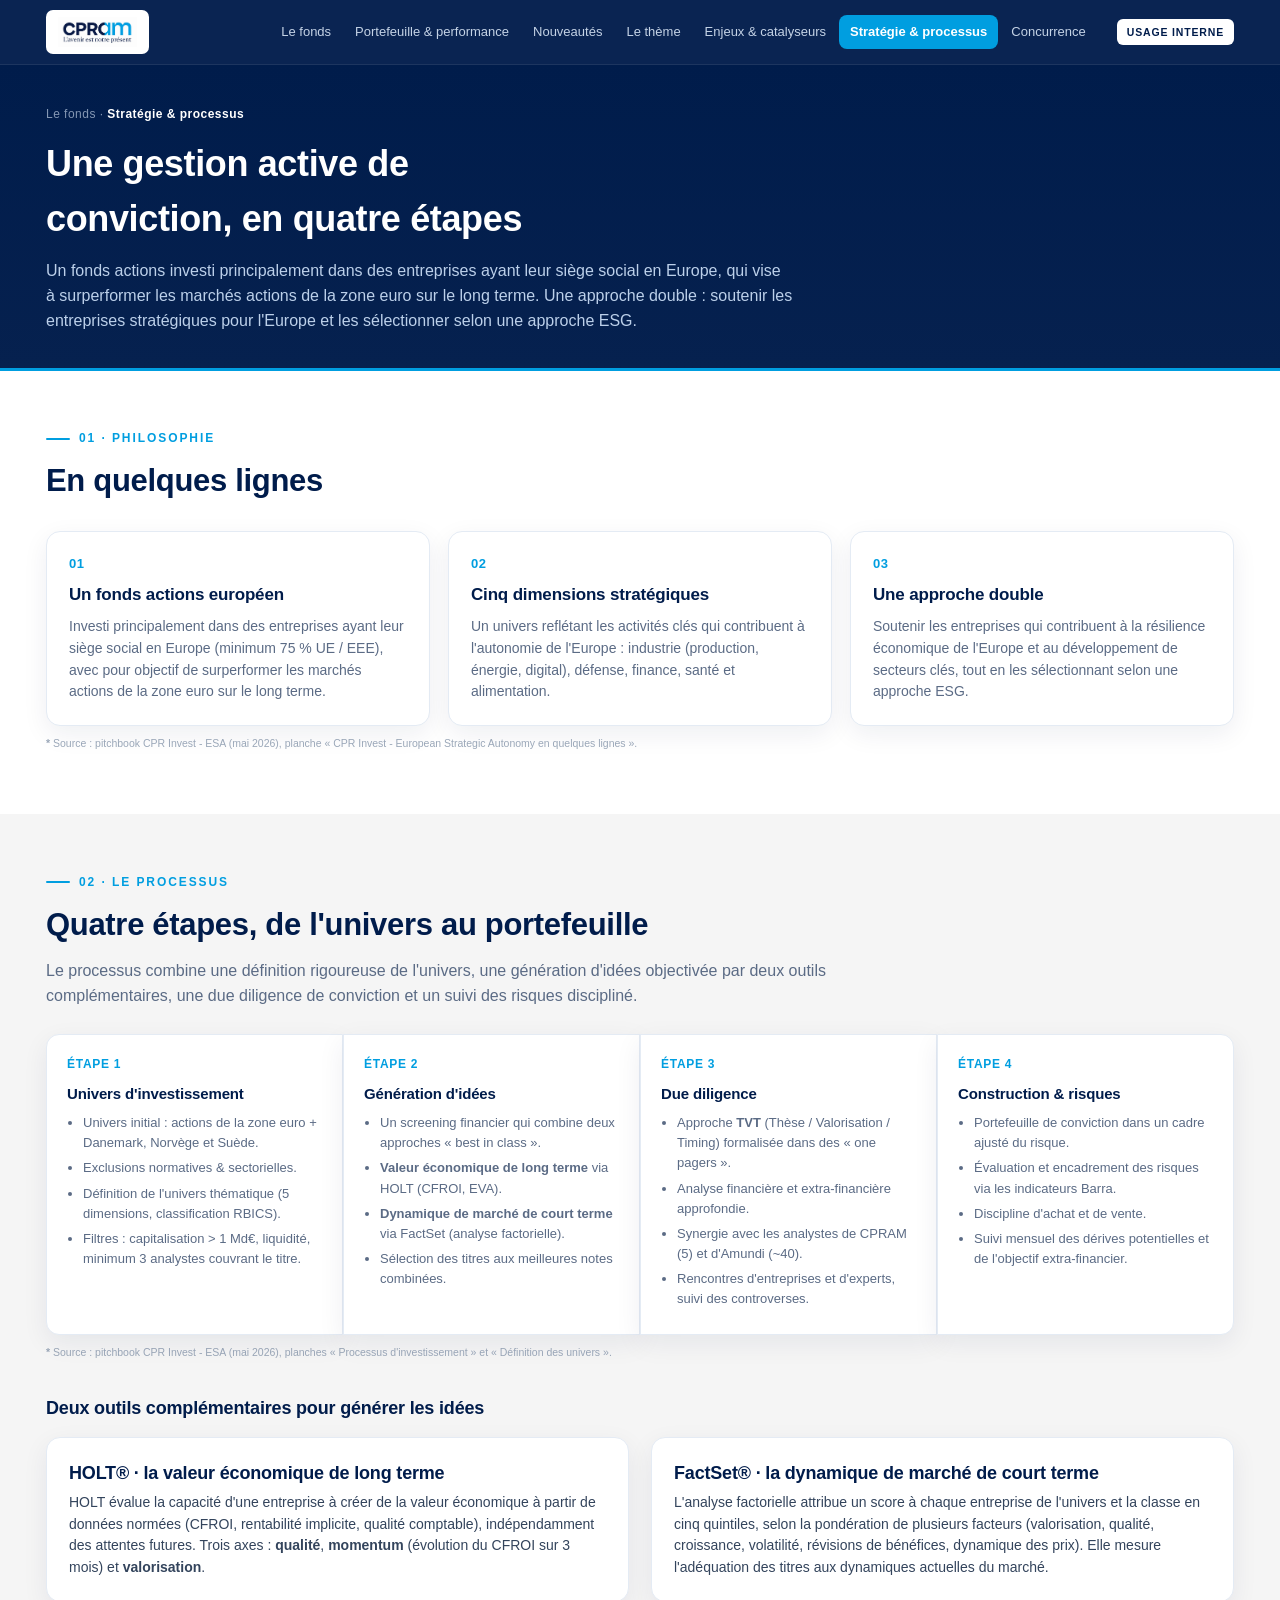
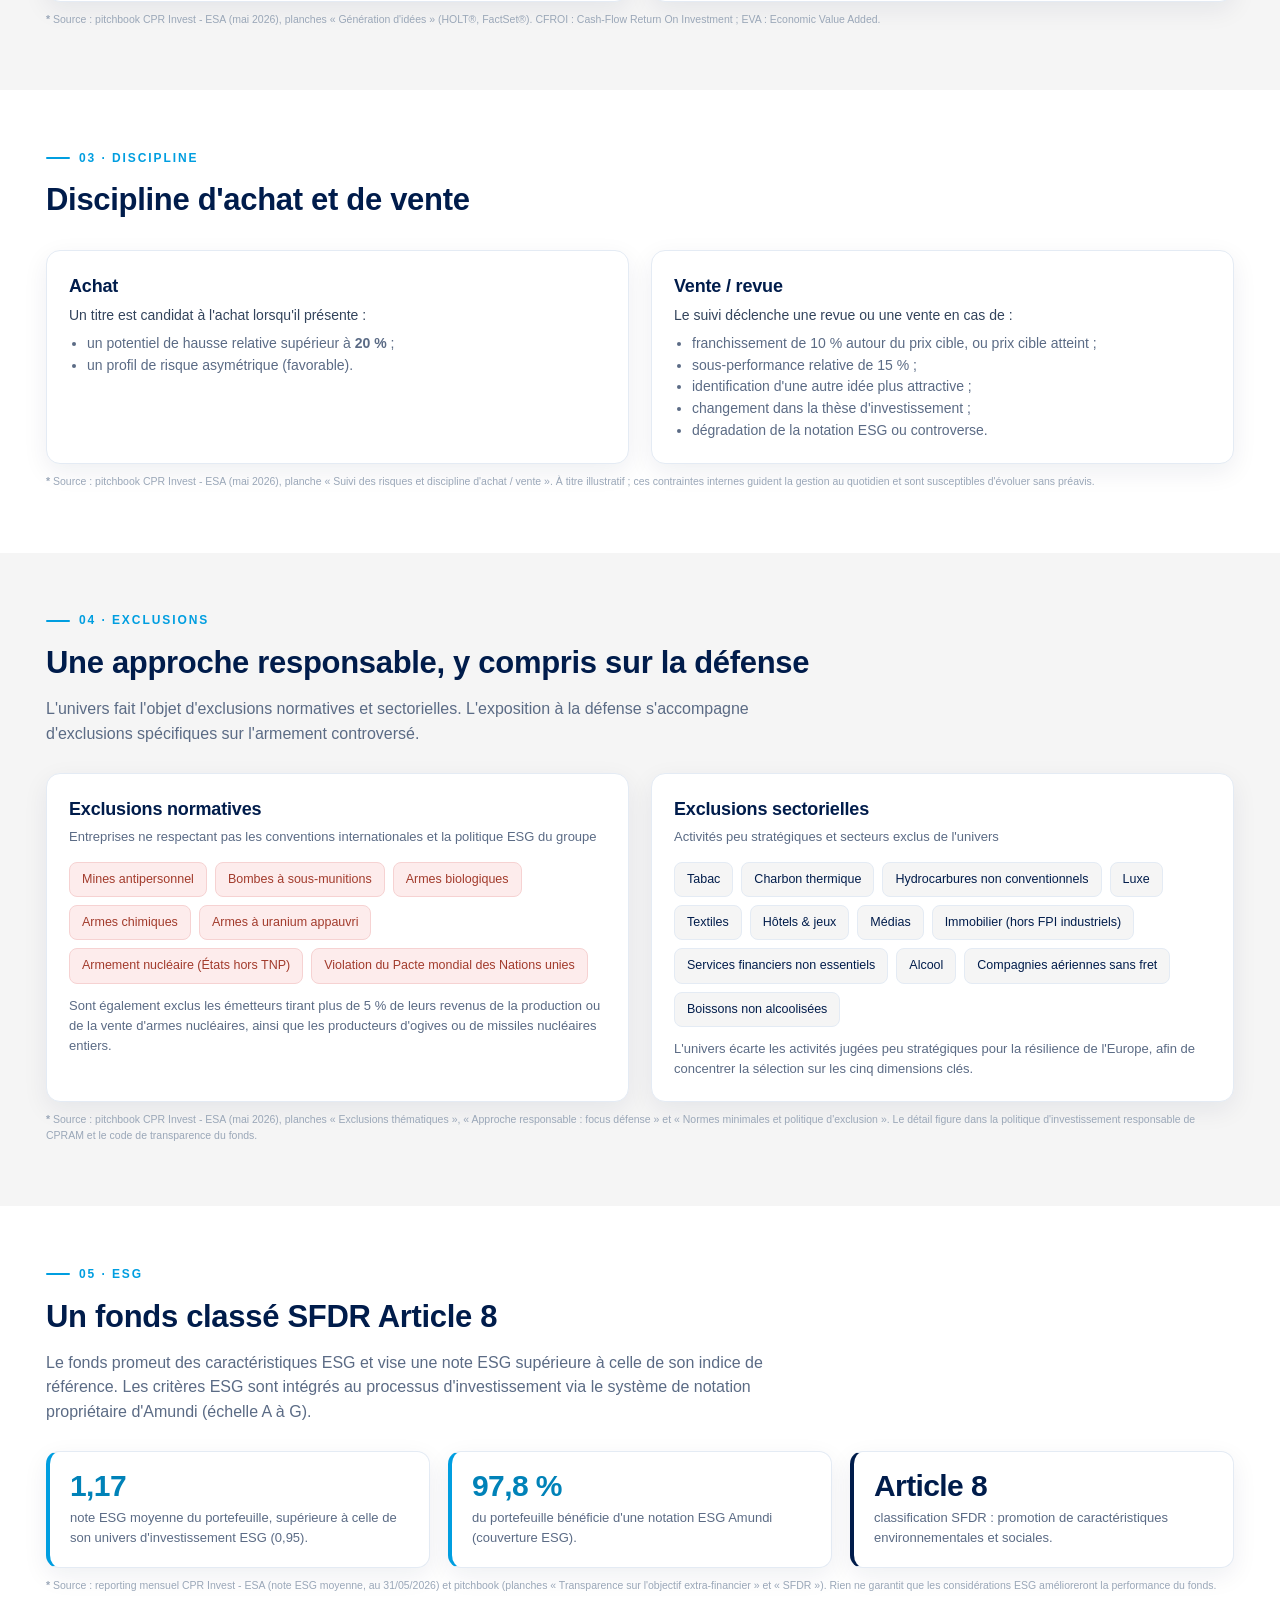
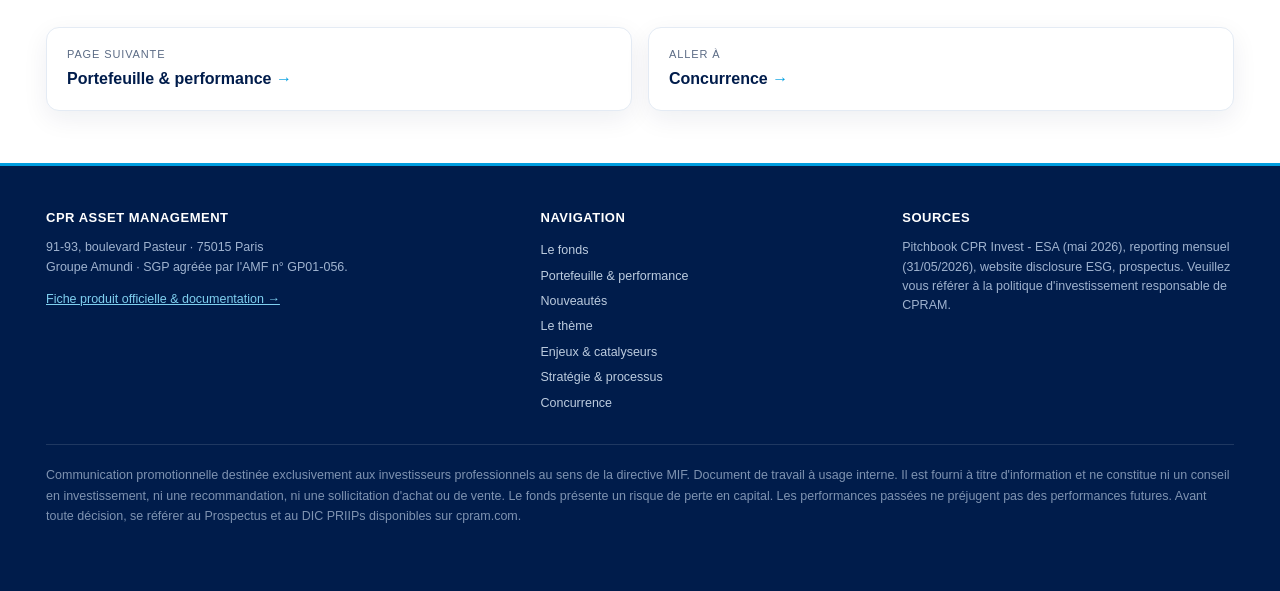
<file: strategie.html>
<!DOCTYPE html>
<html lang="fr">
<head>
<meta charset="utf-8">
<meta name="viewport" content="width=device-width, initial-scale=1">
<title>Stratégie &amp; processus | CPR Invest - European Strategic Autonomy</title>
<link rel="stylesheet" href="styles.css?v=20260701">
</head>
<body>

<header class="top">
  <div class="wrap">
    <a class="brand" href="index.html"><span class="logobox"><img src="cpram-logo.jpg" alt="CPRAM"></span></a>
    <nav>
      <a href="index.html">Le fonds</a>
      <a href="portefeuille.html">Portefeuille &amp; performance</a>
      <a href="nouveautes.html">Nouveautés</a>
      <a href="theme.html">Le thème</a>
      <a href="enjeux.html">Enjeux &amp; catalyseurs</a>
      <a href="strategie.html" class="active">Stratégie &amp; processus</a>
      <a href="concurrence.html">Concurrence</a>
    </nav>
    <span class="badge-int">Usage interne</span>
  </div>
</header>

<div class="phero">
  <div class="wrap">
    <div class="crumbs">Le fonds · <b style="color:#fff">Stratégie &amp; processus</b></div>
    <h1>Une gestion active de conviction, en quatre étapes</h1>
    <p>Un fonds actions investi principalement dans des entreprises ayant leur siège social en Europe, qui vise à surperformer les marchés actions de la zone euro sur le long terme. Une approche double&nbsp;: soutenir les entreprises stratégiques pour l'Europe et les sélectionner selon une approche ESG.</p>
  </div>
</div>

<!-- PHILOSOPHIE -->
<section id="philosophie">
  <div class="wrap">
    <div class="sec-head">
      <div class="eyebrow">01 · Philosophie</div>
      <h2>En quelques lignes</h2>
    </div>
    <div class="grid3">
      <div class="these-card"><div class="n">01</div><h3>Un fonds actions européen</h3><p>Investi principalement dans des entreprises ayant leur siège social en Europe (minimum 75 % UE / EEE), avec pour objectif de surperformer les marchés actions de la zone euro sur le long terme.</p></div>
      <div class="these-card"><div class="n">02</div><h3>Cinq dimensions stratégiques</h3><p>Un univers reflétant les activités clés qui contribuent à l'autonomie de l'Europe&nbsp;: industrie (production, énergie, digital), défense, finance, santé et alimentation.</p></div>
      <div class="these-card"><div class="n">03</div><h3>Une approche double</h3><p>Soutenir les entreprises qui contribuent à la résilience économique de l'Europe et au développement de secteurs clés, tout en les sélectionnant selon une approche ESG.</p></div>
    </div>
    <p class="srcline">Source&nbsp;: pitchbook CPR Invest - ESA (mai 2026), planche «&nbsp;CPR Invest - European Strategic Autonomy en quelques lignes&nbsp;».</p>
  </div>
</section>

<!-- PROCESSUS -->
<section class="alt" id="processus">
  <div class="wrap">
    <div class="sec-head">
      <div class="eyebrow">02 · Le processus</div>
      <h2>Quatre étapes, de l'univers au portefeuille</h2>
      <p>Le processus combine une définition rigoureuse de l'univers, une génération d'idées objectivée par deux outils complémentaires, une due diligence de conviction et un suivi des risques discipliné.</p>
    </div>
    <div class="steps">
      <div class="step">
        <div class="sn">Étape 1</div>
        <h4>Univers d'investissement</h4>
        <ul>
          <li>Univers initial&nbsp;: actions de la zone euro + Danemark, Norvège et Suède.</li>
          <li>Exclusions normatives &amp; sectorielles.</li>
          <li>Définition de l'univers thématique (5 dimensions, classification RBICS).</li>
          <li>Filtres&nbsp;: capitalisation &gt; 1 Md€, liquidité, minimum 3 analystes couvrant le titre.</li>
        </ul>
      </div>
      <div class="step">
        <div class="sn">Étape 2</div>
        <h4>Génération d'idées</h4>
        <ul>
          <li>Un screening financier qui combine deux approches «&nbsp;best in class&nbsp;».</li>
          <li><b>Valeur économique de long terme</b> via HOLT (CFROI, EVA).</li>
          <li><b>Dynamique de marché de court terme</b> via FactSet (analyse factorielle).</li>
          <li>Sélection des titres aux meilleures notes combinées.</li>
        </ul>
      </div>
      <div class="step">
        <div class="sn">Étape 3</div>
        <h4>Due diligence</h4>
        <ul>
          <li>Approche <b>TVT</b> (Thèse / Valorisation / Timing) formalisée dans des «&nbsp;one pagers&nbsp;».</li>
          <li>Analyse financière et extra-financière approfondie.</li>
          <li>Synergie avec les analystes de CPRAM (5) et d'Amundi (~40).</li>
          <li>Rencontres d'entreprises et d'experts, suivi des controverses.</li>
        </ul>
      </div>
      <div class="step">
        <div class="sn">Étape 4</div>
        <h4>Construction &amp; risques</h4>
        <ul>
          <li>Portefeuille de conviction dans un cadre ajusté du risque.</li>
          <li>Évaluation et encadrement des risques via les indicateurs Barra.</li>
          <li>Discipline d'achat et de vente.</li>
          <li>Suivi mensuel des dérives potentielles et de l'objectif extra-financier.</li>
        </ul>
      </div>
    </div>
    <p class="srcline">Source&nbsp;: pitchbook CPR Invest - ESA (mai 2026), planches «&nbsp;Processus d'investissement&nbsp;» et «&nbsp;Définition des univers&nbsp;».</p>

    <h3 class="subhead">Deux outils complémentaires pour générer les idées</h3>
    <div class="grid2">
      <div class="card">
        <h3>HOLT® · la valeur économique de long terme</h3>
        <p>HOLT évalue la capacité d'une entreprise à créer de la valeur économique à partir de données normées (CFROI, rentabilité implicite, qualité comptable), indépendamment des attentes futures. Trois axes&nbsp;: <b>qualité</b>, <b>momentum</b> (évolution du CFROI sur 3 mois) et <b>valorisation</b>.</p>
      </div>
      <div class="card">
        <h3>FactSet® · la dynamique de marché de court terme</h3>
        <p>L'analyse factorielle attribue un score à chaque entreprise de l'univers et la classe en cinq quintiles, selon la pondération de plusieurs facteurs (valorisation, qualité, croissance, volatilité, révisions de bénéfices, dynamique des prix). Elle mesure l'adéquation des titres aux dynamiques actuelles du marché.</p>
      </div>
    </div>
    <p class="srcline">Source&nbsp;: pitchbook CPR Invest - ESA (mai 2026), planches «&nbsp;Génération d'idées&nbsp;» (HOLT®, FactSet®). CFROI&nbsp;: Cash-Flow Return On Investment&nbsp;; EVA&nbsp;: Economic Value Added.</p>
  </div>
</section>

<!-- DISCIPLINE ACHAT / VENTE -->
<section id="discipline">
  <div class="wrap">
    <div class="sec-head">
      <div class="eyebrow">03 · Discipline</div>
      <h2>Discipline d'achat et de vente</h2>
    </div>
    <div class="grid2">
      <div class="card">
        <h3>Achat</h3>
        <p style="margin-bottom:6px">Un titre est candidat à l'achat lorsqu'il présente&nbsp;:</p>
        <ul style="margin:0;padding-left:18px;color:var(--muted);font-size:14px">
          <li>un potentiel de hausse relative supérieur à <b>20 %</b>&nbsp;;</li>
          <li>un profil de risque asymétrique (favorable).</li>
        </ul>
      </div>
      <div class="card">
        <h3>Vente / revue</h3>
        <p style="margin-bottom:6px">Le suivi déclenche une revue ou une vente en cas de&nbsp;:</p>
        <ul style="margin:0;padding-left:18px;color:var(--muted);font-size:14px">
          <li>franchissement de 10 % autour du prix cible, ou prix cible atteint&nbsp;;</li>
          <li>sous-performance relative de 15 %&nbsp;;</li>
          <li>identification d'une autre idée plus attractive&nbsp;;</li>
          <li>changement dans la thèse d'investissement&nbsp;;</li>
          <li>dégradation de la notation ESG ou controverse.</li>
        </ul>
      </div>
    </div>
    <p class="srcline">Source&nbsp;: pitchbook CPR Invest - ESA (mai 2026), planche «&nbsp;Suivi des risques et discipline d'achat / vente&nbsp;». À titre illustratif&nbsp;; ces contraintes internes guident la gestion au quotidien et sont susceptibles d'évoluer sans préavis.</p>
  </div>
</section>

<!-- EXCLUSIONS -->
<section class="alt" id="exclusions">
  <div class="wrap">
    <div class="sec-head">
      <div class="eyebrow">04 · Exclusions</div>
      <h2>Une approche responsable, y compris sur la défense</h2>
      <p>L'univers fait l'objet d'exclusions normatives et sectorielles. L'exposition à la défense s'accompagne d'exclusions spécifiques sur l'armement controversé.</p>
    </div>
    <div class="grid2">
      <div class="card">
        <h3>Exclusions normatives</h3>
        <p class="ph">Entreprises ne respectant pas les conventions internationales et la politique ESG du groupe</p>
        <div class="exgrid">
          <span class="exch norm">Mines antipersonnel</span>
          <span class="exch norm">Bombes à sous-munitions</span>
          <span class="exch norm">Armes biologiques</span>
          <span class="exch norm">Armes chimiques</span>
          <span class="exch norm">Armes à uranium appauvri</span>
          <span class="exch norm">Armement nucléaire (États hors TNP)</span>
          <span class="exch norm">Violation du Pacte mondial des Nations unies</span>
        </div>
        <p style="font-size:13px;color:var(--muted);margin-top:12px">Sont également exclus les émetteurs tirant plus de 5 % de leurs revenus de la production ou de la vente d'armes nucléaires, ainsi que les producteurs d'ogives ou de missiles nucléaires entiers.</p>
      </div>
      <div class="card">
        <h3>Exclusions sectorielles</h3>
        <p class="ph">Activités peu stratégiques et secteurs exclus de l'univers</p>
        <div class="exgrid">
          <span class="exch sect">Tabac</span>
          <span class="exch sect">Charbon thermique</span>
          <span class="exch sect">Hydrocarbures non conventionnels</span>
          <span class="exch sect">Luxe</span>
          <span class="exch sect">Textiles</span>
          <span class="exch sect">Hôtels &amp; jeux</span>
          <span class="exch sect">Médias</span>
          <span class="exch sect">Immobilier (hors FPI industriels)</span>
          <span class="exch sect">Services financiers non essentiels</span>
          <span class="exch sect">Alcool</span>
          <span class="exch sect">Compagnies aériennes sans fret</span>
          <span class="exch sect">Boissons non alcoolisées</span>
        </div>
        <p style="font-size:13px;color:var(--muted);margin-top:12px">L'univers écarte les activités jugées peu stratégiques pour la résilience de l'Europe, afin de concentrer la sélection sur les cinq dimensions clés.</p>
      </div>
    </div>
    <p class="srcline">Source&nbsp;: pitchbook CPR Invest - ESA (mai 2026), planches «&nbsp;Exclusions thématiques&nbsp;», «&nbsp;Approche responsable&nbsp;: focus défense&nbsp;» et «&nbsp;Normes minimales et politique d'exclusion&nbsp;». Le détail figure dans la politique d'investissement responsable de CPRAM et le code de transparence du fonds.</p>
  </div>
</section>

<!-- ESG -->
<section id="esg">
  <div class="wrap">
    <div class="sec-head">
      <div class="eyebrow">05 · ESG</div>
      <h2>Un fonds classé SFDR Article 8</h2>
      <p>Le fonds promeut des caractéristiques ESG et vise une note ESG supérieure à celle de son indice de référence. Les critères ESG sont intégrés au processus d'investissement via le système de notation propriétaire d'Amundi (échelle A à G).</p>
    </div>
    <div class="grid3">
      <div class="stat"><div class="n cyan">1,17</div><div class="l">note ESG moyenne du portefeuille, supérieure à celle de son univers d'investissement ESG (0,95).</div></div>
      <div class="stat"><div class="n cyan">97,8 %</div><div class="l">du portefeuille bénéficie d'une notation ESG Amundi (couverture ESG).</div></div>
      <div class="stat navy"><div class="n">Article 8</div><div class="l">classification SFDR&nbsp;: promotion de caractéristiques environnementales et sociales.</div></div>
    </div>
    <p class="srcline">Source&nbsp;: reporting mensuel CPR Invest - ESA (note ESG moyenne, au 31/05/2026) et pitchbook (planches «&nbsp;Transparence sur l'objectif extra-financier&nbsp;» et «&nbsp;SFDR&nbsp;»). Rien ne garantit que les considérations ESG amélioreront la performance du fonds.</p>

    <div class="nextnav" style="margin-top:34px">
      <a href="portefeuille.html"><div class="nl">Page suivante</div><div class="nt">Portefeuille &amp; performance</div></a>
      <a href="concurrence.html"><div class="nl">Aller à</div><div class="nt">Concurrence</div></a>
    </div>
  </div>
</section>

<footer>
  <div class="wrap">
    <div class="cols">
      <div>
        <h4>CPR Asset Management</h4>
        <p>91-93, boulevard Pasteur · 75015 Paris<br>Groupe Amundi · SGP agréée par l'AMF n° GP01-056.</p>
        <p style="margin-top:10px"><a href="https://cpram.com/lux/fr/institutionnels/products/LU2570611249">Fiche produit officielle &amp; documentation →</a></p>
      </div>
      <div>
        <h4>Navigation</h4>
        <nav>
          <a href="index.html">Le fonds</a>
          <a href="portefeuille.html">Portefeuille &amp; performance</a>
          <a href="nouveautes.html">Nouveautés</a>
          <a href="theme.html">Le thème</a>
          <a href="enjeux.html">Enjeux &amp; catalyseurs</a>
          <a href="strategie.html">Stratégie &amp; processus</a>
          <a href="concurrence.html">Concurrence</a>
        </nav>
      </div>
      <div>
        <h4>Sources</h4>
        <p>Pitchbook CPR Invest - ESA (mai 2026), reporting mensuel (31/05/2026), website disclosure ESG, prospectus. Veuillez vous référer à la politique d'investissement responsable de CPRAM.</p>
      </div>
    </div>
    <p class="disc">Communication promotionnelle destinée exclusivement aux investisseurs professionnels au sens de la directive MIF. Document de travail à usage interne. Il est fourni à titre d'information et ne constitue ni un conseil en investissement, ni une recommandation, ni une sollicitation d'achat ou de vente. Le fonds présente un risque de perte en capital. Les performances passées ne préjugent pas des performances futures. Avant toute décision, se référer au Prospectus et au DIC PRIIPs disponibles sur cpram.com.</p>
  </div>
</footer>

</body>
</html>
</file>
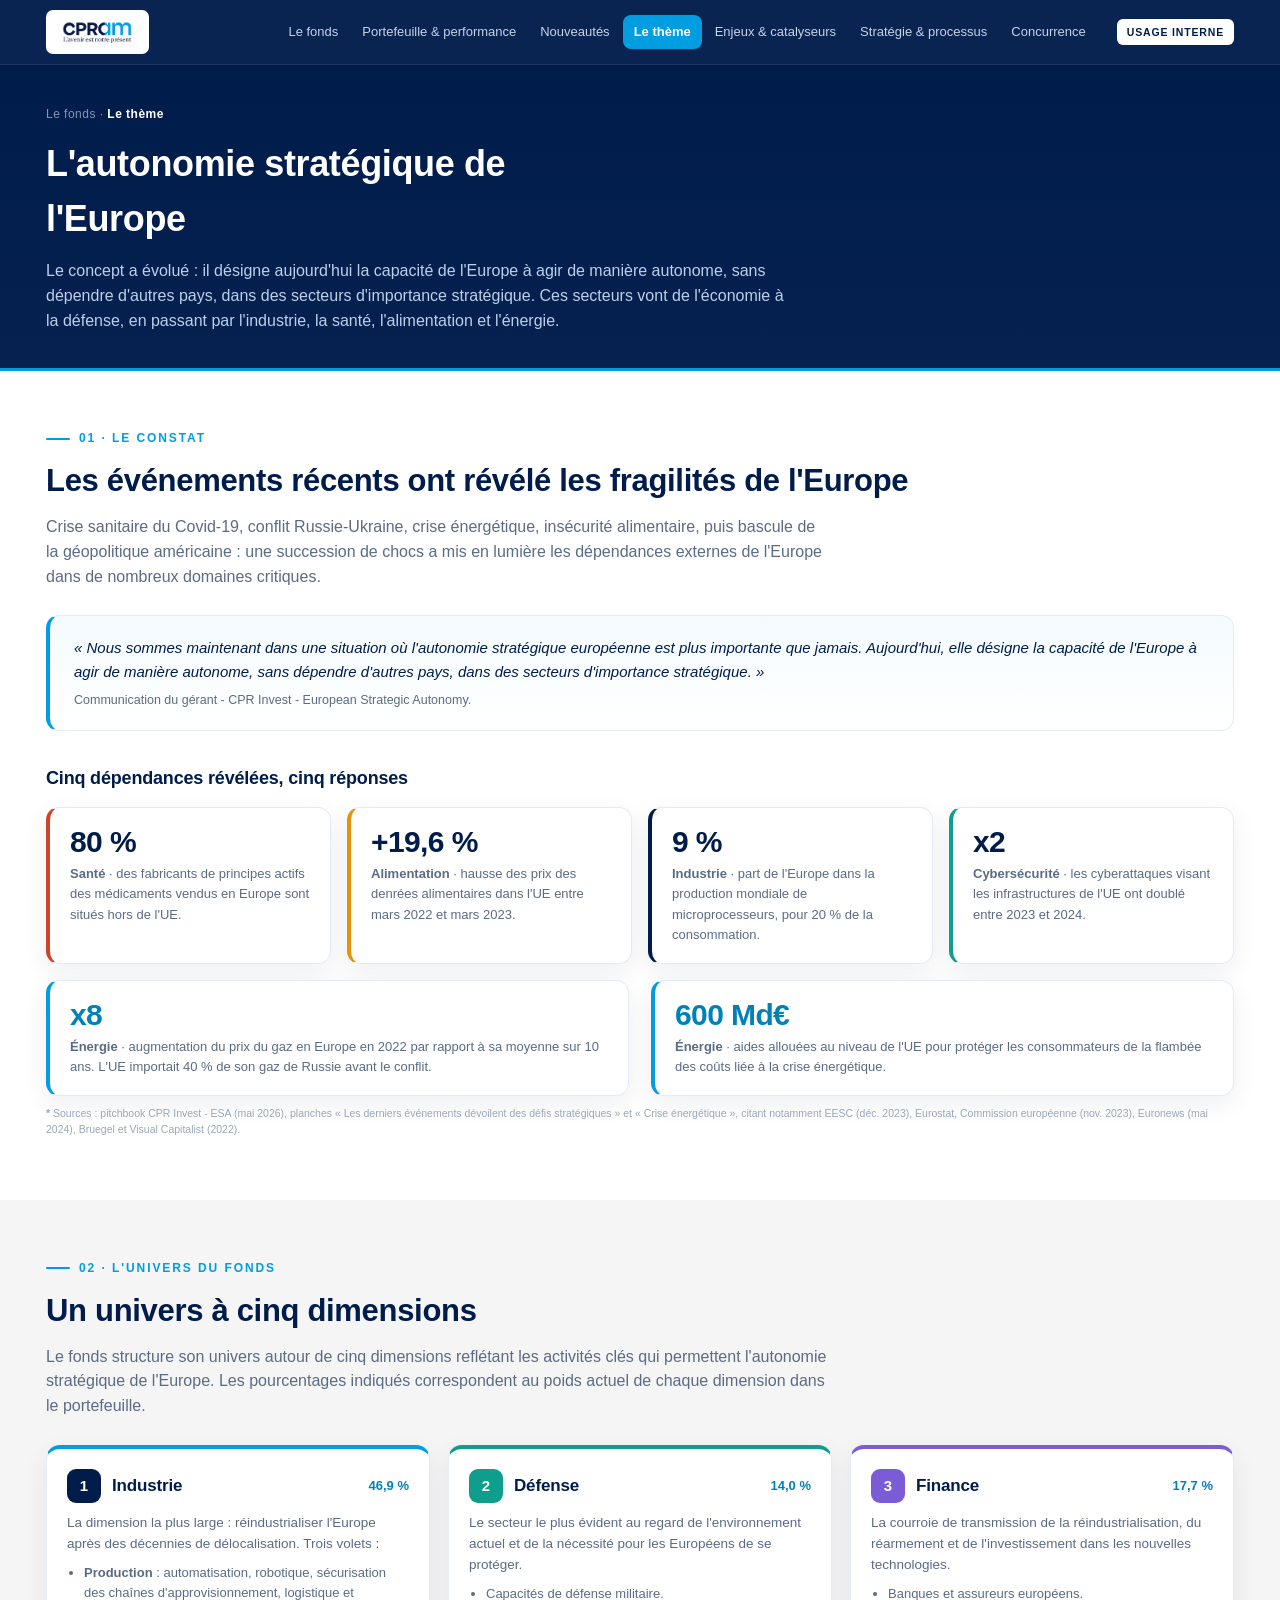
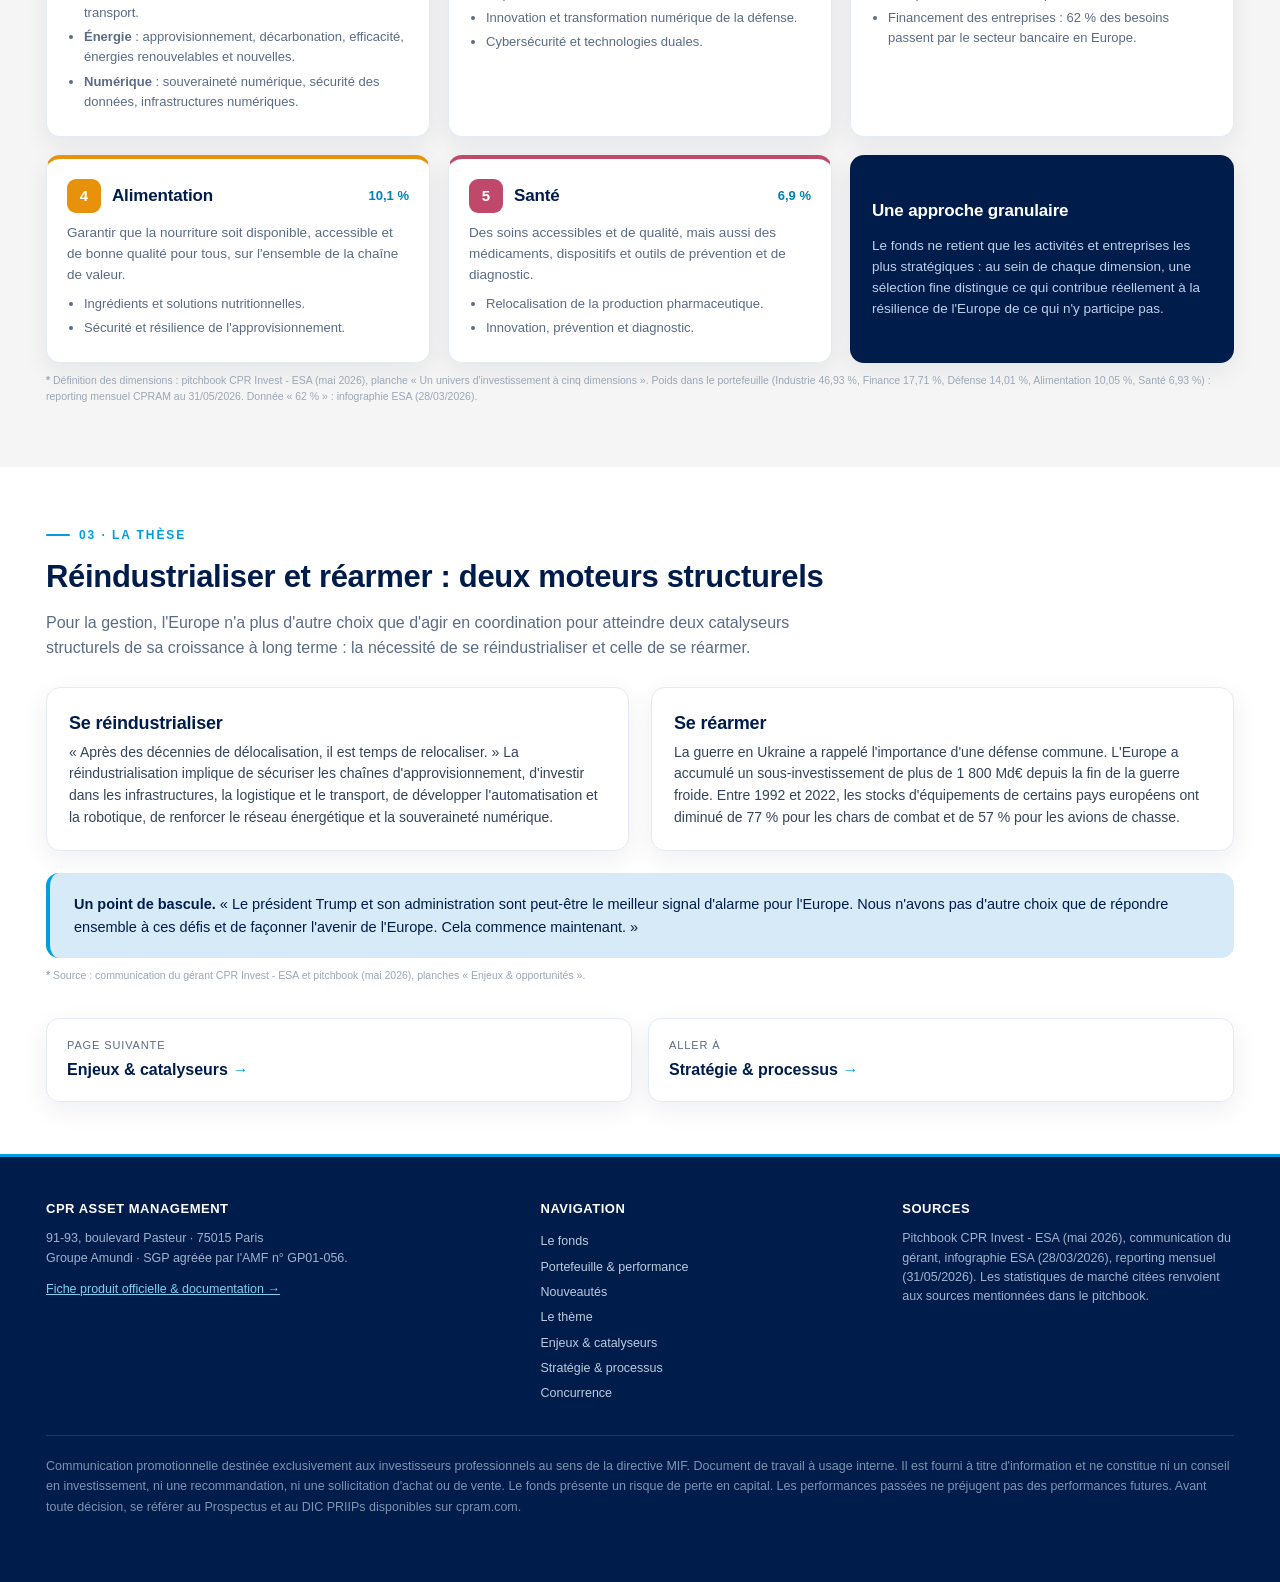
<file: theme.html>
<!DOCTYPE html>
<html lang="fr">
<head>
<meta charset="utf-8">
<meta name="viewport" content="width=device-width, initial-scale=1">
<title>Le thème | CPR Invest - European Strategic Autonomy</title>
<link rel="stylesheet" href="styles.css?v=20260701">
</head>
<body>

<header class="top">
  <div class="wrap">
    <a class="brand" href="index.html"><span class="logobox"><img src="cpram-logo.jpg" alt="CPRAM"></span></a>
    <nav>
      <a href="index.html">Le fonds</a>
      <a href="portefeuille.html">Portefeuille &amp; performance</a>
      <a href="nouveautes.html">Nouveautés</a>
      <a href="theme.html" class="active">Le thème</a>
      <a href="enjeux.html">Enjeux &amp; catalyseurs</a>
      <a href="strategie.html">Stratégie &amp; processus</a>
      <a href="concurrence.html">Concurrence</a>
    </nav>
    <span class="badge-int">Usage interne</span>
  </div>
</header>

<div class="phero">
  <div class="wrap">
    <div class="crumbs">Le fonds · <b style="color:#fff">Le thème</b></div>
    <h1>L'autonomie stratégique de l'Europe</h1>
    <p>Le concept a évolué&nbsp;: il désigne aujourd'hui la capacité de l'Europe à agir de manière autonome, sans dépendre d'autres pays, dans des secteurs d'importance stratégique. Ces secteurs vont de l'économie à la défense, en passant par l'industrie, la santé, l'alimentation et l'énergie.</p>
  </div>
</div>

<!-- DEFINITION / CONTEXTE -->
<section id="definition">
  <div class="wrap">
    <div class="sec-head">
      <div class="eyebrow">01 · Le constat</div>
      <h2>Les événements récents ont révélé les fragilités de l'Europe</h2>
      <p>Crise sanitaire du Covid-19, conflit Russie-Ukraine, crise énergétique, insécurité alimentaire, puis bascule de la géopolitique américaine&nbsp;: une succession de chocs a mis en lumière les dépendances externes de l'Europe dans de nombreux domaines critiques.</p>
    </div>

    <div class="quote">
      <p>«&nbsp;Nous sommes maintenant dans une situation où l'autonomie stratégique européenne est plus importante que jamais. Aujourd'hui, elle désigne la capacité de l'Europe à agir de manière autonome, sans dépendre d'autres pays, dans des secteurs d'importance stratégique.&nbsp;»</p>
      <div class="by">Communication du gérant - CPR Invest - European Strategic Autonomy.</div>
    </div>

    <h3 class="subhead">Cinq dépendances révélées, cinq réponses</h3>
    <div class="grid4">
      <div class="stat red"><div class="n">80 %</div><div class="l"><b>Santé</b> · des fabricants de principes actifs des médicaments vendus en Europe sont situés hors de l'UE.</div></div>
      <div class="stat amber"><div class="n">+19,6 %</div><div class="l"><b>Alimentation</b> · hausse des prix des denrées alimentaires dans l'UE entre mars 2022 et mars 2023.</div></div>
      <div class="stat navy"><div class="n">9 %</div><div class="l"><b>Industrie</b> · part de l'Europe dans la production mondiale de microprocesseurs, pour 20 % de la consommation.</div></div>
      <div class="stat teal"><div class="n">x2</div><div class="l"><b>Cybersécurité</b> · les cyberattaques visant les infrastructures de l'UE ont doublé entre 2023 et 2024.</div></div>
    </div>
    <div class="grid2" style="margin-top:16px">
      <div class="stat"><div class="n cyan">x8</div><div class="l"><b>Énergie</b> · augmentation du prix du gaz en Europe en 2022 par rapport à sa moyenne sur 10 ans. L'UE importait 40 % de son gaz de Russie avant le conflit.</div></div>
      <div class="stat"><div class="n cyan">600 Md€</div><div class="l"><b>Énergie</b> · aides allouées au niveau de l'UE pour protéger les consommateurs de la flambée des coûts liée à la crise énergétique.</div></div>
    </div>
    <p class="srcline">Sources&nbsp;: pitchbook CPR Invest - ESA (mai 2026), planches «&nbsp;Les derniers événements dévoilent des défis stratégiques&nbsp;» et «&nbsp;Crise énergétique&nbsp;», citant notamment EESC (déc. 2023), Eurostat, Commission européenne (nov. 2023), Euronews (mai 2024), Bruegel et Visual Capitalist (2022).</p>
  </div>
</section>

<!-- LES 5 DIMENSIONS -->
<section class="alt" id="dimensions">
  <div class="wrap">
    <div class="sec-head">
      <div class="eyebrow">02 · L'univers du fonds</div>
      <h2>Un univers à cinq dimensions</h2>
      <p>Le fonds structure son univers autour de cinq dimensions reflétant les activités clés qui permettent l'autonomie stratégique de l'Europe. Les pourcentages indiqués correspondent au poids actuel de chaque dimension dans le portefeuille.</p>
    </div>

    <div class="grid3">
      <div class="dimcard">
        <div class="dh"><div class="di" style="background:var(--navy)">1</div><h3>Industrie</h3><span class="wt">46,9 %</span></div>
        <p>La dimension la plus large&nbsp;: réindustrialiser l'Europe après des décennies de délocalisation. Trois volets&nbsp;:</p>
        <ul>
          <li><b>Production</b>&nbsp;: automatisation, robotique, sécurisation des chaînes d'approvisionnement, logistique et transport.</li>
          <li><b>Énergie</b>&nbsp;: approvisionnement, décarbonation, efficacité, énergies renouvelables et nouvelles.</li>
          <li><b>Numérique</b>&nbsp;: souveraineté numérique, sécurité des données, infrastructures numériques.</li>
        </ul>
      </div>
      <div class="dimcard" style="border-top-color:#0F9D8E">
        <div class="dh"><div class="di" style="background:#0F9D8E">2</div><h3>Défense</h3><span class="wt">14,0 %</span></div>
        <p>Le secteur le plus évident au regard de l'environnement actuel et de la nécessité pour les Européens de se protéger.</p>
        <ul>
          <li>Capacités de défense militaire.</li>
          <li>Innovation et transformation numérique de la défense.</li>
          <li>Cybersécurité et technologies duales.</li>
        </ul>
      </div>
      <div class="dimcard" style="border-top-color:#7C5CD6">
        <div class="dh"><div class="di" style="background:#7C5CD6">3</div><h3>Finance</h3><span class="wt">17,7 %</span></div>
        <p>La courroie de transmission de la réindustrialisation, du réarmement et de l'investissement dans les nouvelles technologies.</p>
        <ul>
          <li>Banques et assureurs européens.</li>
          <li>Financement des entreprises&nbsp;: 62 % des besoins passent par le secteur bancaire en Europe.</li>
        </ul>
      </div>
      <div class="dimcard" style="border-top-color:#E8920C">
        <div class="dh"><div class="di" style="background:#E8920C">4</div><h3>Alimentation</h3><span class="wt">10,1 %</span></div>
        <p>Garantir que la nourriture soit disponible, accessible et de bonne qualité pour tous, sur l'ensemble de la chaîne de valeur.</p>
        <ul>
          <li>Ingrédients et solutions nutritionnelles.</li>
          <li>Sécurité et résilience de l'approvisionnement.</li>
        </ul>
      </div>
      <div class="dimcard" style="border-top-color:#C0496B">
        <div class="dh"><div class="di" style="background:#C0496B">5</div><h3>Santé</h3><span class="wt">6,9 %</span></div>
        <p>Des soins accessibles et de qualité, mais aussi des médicaments, dispositifs et outils de prévention et de diagnostic.</p>
        <ul>
          <li>Relocalisation de la production pharmaceutique.</li>
          <li>Innovation, prévention et diagnostic.</li>
        </ul>
      </div>
      <div class="card" style="display:flex;flex-direction:column;justify-content:center;background:var(--navy);color:#dce8f7;border:none">
        <h3 style="color:#fff;font-size:17px">Une approche granulaire</h3>
        <p style="color:#bcd0ea;font-size:13.5px;margin-top:8px">Le fonds ne retient que les activités et entreprises les plus stratégiques&nbsp;: au sein de chaque dimension, une sélection fine distingue ce qui contribue réellement à la résilience de l'Europe de ce qui n'y participe pas.</p>
      </div>
    </div>
    <p class="srcline">Définition des dimensions&nbsp;: pitchbook CPR Invest - ESA (mai 2026), planche «&nbsp;Un univers d'investissement à cinq dimensions&nbsp;». Poids dans le portefeuille (Industrie 46,93 %, Finance 17,71 %, Défense 14,01 %, Alimentation 10,05 %, Santé 6,93 %)&nbsp;: reporting mensuel CPRAM au 31/05/2026. Donnée «&nbsp;62 %&nbsp;»&nbsp;: infographie ESA (28/03/2026).</p>
  </div>
</section>

<!-- POURQUOI L'EUROPE -->
<section id="pourquoi">
  <div class="wrap">
    <div class="sec-head">
      <div class="eyebrow">03 · La thèse</div>
      <h2>Réindustrialiser et réarmer&nbsp;: deux moteurs structurels</h2>
      <p>Pour la gestion, l'Europe n'a plus d'autre choix que d'agir en coordination pour atteindre deux catalyseurs structurels de sa croissance à long terme&nbsp;: la nécessité de se réindustrialiser et celle de se réarmer.</p>
    </div>
    <div class="grid2">
      <div class="card">
        <h3>Se réindustrialiser</h3>
        <p>«&nbsp;Après des décennies de délocalisation, il est temps de relocaliser.&nbsp;» La réindustrialisation implique de sécuriser les chaînes d'approvisionnement, d'investir dans les infrastructures, la logistique et le transport, de développer l'automatisation et la robotique, de renforcer le réseau énergétique et la souveraineté numérique.</p>
      </div>
      <div class="card">
        <h3>Se réarmer</h3>
        <p>La guerre en Ukraine a rappelé l'importance d'une défense commune. L'Europe a accumulé un sous-investissement de plus de 1 800 Md€ depuis la fin de la guerre froide. Entre 1992 et 2022, les stocks d'équipements de certains pays européens ont diminué de 77 % pour les chars de combat et de 57 % pour les avions de chasse.</p>
      </div>
    </div>
    <div class="callout" style="margin-top:22px">
      <p><b>Un point de bascule.</b> «&nbsp;Le président Trump et son administration sont peut-être le meilleur signal d'alarme pour l'Europe. Nous n'avons pas d'autre choix que de répondre ensemble à ces défis et de façonner l'avenir de l'Europe. Cela commence maintenant.&nbsp;»</p>
    </div>
    <p class="srcline">Source&nbsp;: communication du gérant CPR Invest - ESA et pitchbook (mai 2026), planches «&nbsp;Enjeux &amp; opportunités&nbsp;».</p>

    <div class="nextnav" style="margin-top:34px">
      <a href="enjeux.html"><div class="nl">Page suivante</div><div class="nt">Enjeux &amp; catalyseurs</div></a>
      <a href="strategie.html"><div class="nl">Aller à</div><div class="nt">Stratégie &amp; processus</div></a>
    </div>
  </div>
</section>

<footer>
  <div class="wrap">
    <div class="cols">
      <div>
        <h4>CPR Asset Management</h4>
        <p>91-93, boulevard Pasteur · 75015 Paris<br>Groupe Amundi · SGP agréée par l'AMF n° GP01-056.</p>
        <p style="margin-top:10px"><a href="https://cpram.com/lux/fr/institutionnels/products/LU2570611249">Fiche produit officielle &amp; documentation →</a></p>
      </div>
      <div>
        <h4>Navigation</h4>
        <nav>
          <a href="index.html">Le fonds</a>
          <a href="portefeuille.html">Portefeuille &amp; performance</a>
          <a href="nouveautes.html">Nouveautés</a>
          <a href="theme.html">Le thème</a>
          <a href="enjeux.html">Enjeux &amp; catalyseurs</a>
          <a href="strategie.html">Stratégie &amp; processus</a>
          <a href="concurrence.html">Concurrence</a>
        </nav>
      </div>
      <div>
        <h4>Sources</h4>
        <p>Pitchbook CPR Invest - ESA (mai 2026), communication du gérant, infographie ESA (28/03/2026), reporting mensuel (31/05/2026). Les statistiques de marché citées renvoient aux sources mentionnées dans le pitchbook.</p>
      </div>
    </div>
    <p class="disc">Communication promotionnelle destinée exclusivement aux investisseurs professionnels au sens de la directive MIF. Document de travail à usage interne. Il est fourni à titre d'information et ne constitue ni un conseil en investissement, ni une recommandation, ni une sollicitation d'achat ou de vente. Le fonds présente un risque de perte en capital. Les performances passées ne préjugent pas des performances futures. Avant toute décision, se référer au Prospectus et au DIC PRIIPs disponibles sur cpram.com.</p>
  </div>
</footer>

</body>
</html>
</file>
<file: styles.css>
/* =========================================================================
   CPR Invest - MedTech | Note de référence interne (site multi-pages)
   Charte CPR : #009EE0 / #001C4B / #FFFFFF / #F5F5F5 / #D6EAF7
   Feuille de style partagée par les 6 pages.
   ========================================================================= */
:root{
  --cyan:#009EE0; --cyan-d:#0082b8; --navy:#001C4B; --navy-2:#0a2a63;
  --white:#ffffff; --gray:#F5F5F5; --bluelight:#D6EAF7;
  --ink:#001C4B; --muted:#5b6b85; --muted-2:#8497b4;
  --line:#e4ebf4; --line-2:#d6eaf7;
  --pos:#1f9d57; --neg:#d0432b;
  --teal:#0F9D8E; --violet:#7C5CD6; --amber:#E8920C;
  --shadow:0 8px 26px rgba(0,28,75,.07); --shadow-l:0 16px 44px rgba(0,28,75,.10);
}
*{box-sizing:border-box}
html{scroll-behavior:smooth}
body{margin:0;font-family:-apple-system,BlinkMacSystemFont,"Segoe UI",Roboto,Helvetica,Arial,sans-serif;color:var(--ink);background:var(--white);line-height:1.55;-webkit-font-smoothing:antialiased}
h1,h2,h3,h4{margin:0;font-weight:700;letter-spacing:-.01em}
p{margin:0 0 1em}
a{color:inherit}
.wrap{max-width:1240px;margin:0 auto;padding:0 26px}
.mono{font-variant-numeric:tabular-nums}
.eyebrow{display:inline-flex;align-items:center;gap:9px;font-size:12px;letter-spacing:.16em;text-transform:uppercase;color:var(--cyan);font-weight:700}
.eyebrow:before{content:"";width:24px;height:2px;background:var(--cyan);border-radius:2px}

/* ---------- top bar ---------- */
header.top{position:sticky;top:0;z-index:60;background:rgba(0,28,75,.96);backdrop-filter:blur(10px);border-bottom:1px solid rgba(255,255,255,.08)}
.top .wrap{display:flex;align-items:center;gap:14px;height:64px}
.brand{display:flex;align-items:center;text-decoration:none}
.logobox{background:#fff;border-radius:7px;padding:7px 12px;display:flex;align-items:center}
.logobox img{height:30px;display:block}
.top nav{margin-left:auto;display:flex;gap:2px;flex-wrap:wrap}
.top nav a{color:#c4d3e6;text-decoration:none;font-size:13px;padding:7px 11px;border-radius:8px;transition:.15s;white-space:nowrap}
.top nav a:hover{background:rgba(255,255,255,.1);color:#fff}
.top nav a.active{background:var(--cyan);color:#fff;font-weight:600}
.top .badge-int{font-size:10.5px;letter-spacing:.08em;text-transform:uppercase;font-weight:700;color:var(--navy);background:#fff;padding:5px 10px;border-radius:6px;margin-left:6px}
@media(max-width:1180px){.top .badge-int{display:none}}
@media(max-width:1080px){
  .top .wrap{height:auto;flex-wrap:wrap;padding-top:10px;padding-bottom:10px}
  .top nav{margin-left:0;width:100%;justify-content:flex-start}
}

/* ---------- hero (home) ---------- */
.hero{background:
   radial-gradient(900px 480px at 82% -20%,rgba(0,158,224,.30),transparent 60%),
   radial-gradient(700px 500px at 0% 120%,rgba(0,158,224,.12),transparent 55%),
   linear-gradient(180deg,var(--navy),#02123a);
   color:#eaf1fb;padding:56px 0 46px;border-bottom:3px solid var(--cyan)}
.hero h1{font-size:clamp(28px,4.4vw,46px);line-height:1.06;color:#fff;max-width:20ch;margin-top:16px}
.hero .lead{font-size:clamp(15px,1.7vw,18px);color:#bcd0ea;max-width:78ch;margin-top:16px}
.hero .meta{margin-top:16px;font-size:12.5px;color:var(--muted-2);display:flex;flex-wrap:wrap;gap:8px 20px}
.hero .meta b{color:#dce8f7;font-weight:600}
.kpis{margin-top:30px;display:grid;grid-template-columns:repeat(4,1fr);gap:14px}
@media(max-width:760px){.kpis{grid-template-columns:repeat(2,1fr)}}
.kpi{background:rgba(255,255,255,.055);border:1px solid rgba(255,255,255,.12);border-radius:13px;padding:16px}
.kpi .lab{font-size:11px;letter-spacing:.06em;text-transform:uppercase;color:var(--muted-2)}
.kpi .val{font-size:25px;font-weight:800;color:#fff;margin-top:6px;letter-spacing:-.02em}
.kpi .val.pos{color:#54d98c}.kpi .val.neg{color:#ff8b73}
.kpi .sub{font-size:12px;color:#9fb6d4;margin-top:3px}
.disc-mini{margin-top:24px;font-size:11.5px;color:#7c92b4;max-width:96ch}

/* ---------- page hero (inner pages) ---------- */
.phero{background:linear-gradient(180deg,var(--navy),#06214f);color:#eaf1fb;padding:40px 0 34px;border-bottom:3px solid var(--cyan)}
.phero h1{font-size:clamp(24px,3.6vw,36px);color:#fff;max-width:24ch;margin-top:12px}
.phero p{font-size:clamp(14px,1.5vw,16px);color:#bcd0ea;max-width:84ch;margin-top:12px;margin-bottom:0}
.phero .crumbs{font-size:12px;color:var(--muted-2);letter-spacing:.04em}

/* ---------- sections ---------- */
section{padding:52px 0}
section.alt{background:var(--gray)}
.sec-head{margin-bottom:26px}
.sec-head h2{font-size:clamp(22px,3vw,31px);margin-top:9px}
.sec-head p{color:var(--muted);max-width:88ch;margin-top:10px}
.subhead{font-size:18px;color:var(--navy);font-weight:700;margin:34px 0 14px}

/* ---------- cards / grids ---------- */
.grid2{display:grid;grid-template-columns:1fr 1fr;gap:22px}
.grid3{display:grid;grid-template-columns:repeat(3,1fr);gap:18px}
.grid4{display:grid;grid-template-columns:repeat(4,1fr);gap:16px}
@media(max-width:980px){.grid4{grid-template-columns:repeat(2,1fr)}}
@media(max-width:860px){.grid2,.grid3{grid-template-columns:1fr}}
.card{background:#fff;border:1px solid var(--line);border-radius:14px;padding:22px;box-shadow:var(--shadow)}
.card h3{font-size:18px;margin-bottom:4px;color:var(--navy)}
.card .ph{color:var(--muted);font-size:13px;margin-bottom:14px}
.card p{font-size:14px;color:#33445c}
.card p:last-child{margin-bottom:0}
.tag{display:inline-block;font-size:12px;font-weight:600;padding:4px 10px;border-radius:7px;background:var(--bluelight);color:var(--navy)}
.bigpct{font-size:30px;font-weight:800;letter-spacing:-.02em;color:var(--navy)}
.bigpct.pos{color:var(--pos)}.bigpct.neg{color:var(--neg)}
.dimhead{display:flex;align-items:center;gap:11px;margin-bottom:14px}
.dimnum{width:34px;height:34px;border-radius:8px;display:grid;place-items:center;font-weight:800;font-size:15px;color:#fff;flex:0 0 auto}

/* ---------- id table ---------- */
.idtable{width:100%;border-collapse:collapse;font-size:14px}
.idtable td{padding:10px 4px;border-bottom:1px solid var(--line);vertical-align:top}
.idtable tr:last-child td{border-bottom:none}
.idtable td:first-child{color:var(--muted);width:42%}
.idtable td:last-child{font-weight:600;text-align:right}
.idtable td.lng{text-align:left;font-weight:500;color:#33445c}

/* ---------- holdings ---------- */
.hold-row{display:grid;grid-template-columns:22px 1.7fr 2.2fr 54px;gap:11px;align-items:center;padding:8px 0;border-bottom:1px solid var(--line);font-size:13.5px}
.hold-row:last-child{border:none}
.hold-row .rk{color:var(--muted-2);font-weight:700;font-size:12px}
.hold-row .nm{font-weight:600;color:var(--navy)}
.hold-row .nm small{display:block;font-weight:500;color:var(--muted);font-size:11.5px}
.bar{height:9px;border-radius:5px;background:var(--gray);overflow:hidden}
.bar>i{display:block;height:100%;border-radius:5px;background:linear-gradient(90deg,var(--navy),var(--cyan))}
.hold-row .wt{text-align:right;font-weight:700;font-variant-numeric:tabular-nums;color:var(--navy)}

/* ---------- allocation bars ---------- */
.alloc{display:flex;flex-direction:column;gap:13px}
.alloc .arow .at{display:flex;justify-content:space-between;font-size:13.5px;margin-bottom:5px}
.alloc .arow .at b{font-variant-numeric:tabular-nums}
.alloc .bar2{height:11px;border-radius:6px;background:var(--gray);overflow:hidden}
.alloc .bar2>i{display:block;height:100%;border-radius:6px}
.alloc .idx{font-size:11.5px;color:var(--muted-2)}

/* ---------- perf table ---------- */
.perf-table{width:100%;border-collapse:collapse;font-size:14px}
.perf-table th,.perf-table td{padding:11px 10px;text-align:right;border-bottom:1px solid var(--line);font-variant-numeric:tabular-nums}
.perf-table th{font-size:11px;letter-spacing:.04em;text-transform:uppercase;color:var(--muted);font-weight:700}
.perf-table td:first-child,.perf-table th:first-child{text-align:left;font-weight:600;color:var(--navy)}
.perf-table .pos{color:var(--pos);font-weight:700}
.perf-table .neg{color:var(--neg);font-weight:700}
.perf-table tr.fundrow td{background:var(--bluelight)}
.perf-table tr.totalrow td{font-weight:700;border-top:2px solid var(--line)}

/* ---------- infobox ---------- */
.infobox{background:var(--navy);color:#dce8f7;border-radius:14px;padding:24px 26px;margin-top:8px;border-left:4px solid var(--cyan)}
.infobox h3{color:#fff;font-size:18px;margin-bottom:8px}
.infobox p{color:#bcd0ea;margin-bottom:0;font-size:14px}
.infobox p+p{margin-top:10px}
.infobox .hi{color:#5cc6f2;font-weight:600}

.note{font-size:12.5px;color:var(--muted);margin-top:14px}
/* petite ligne de source grise, avec asterisque, sous chaque bloc de données */
.srcline{font-size:10.5px;color:#9aa7b8;line-height:1.5;margin-top:10px;display:block}
.srcline:before{content:"\002A\00A0";color:#9aa7b8;font-weight:700}
.card .srcline{margin-top:12px;padding-top:9px;border-top:1px solid var(--line)}
.srcsup{color:#9aa7b8;font-weight:700;font-size:.72em;vertical-align:super;margin-left:2px}
.kpi .srcline{color:#7c92b4;border:none;margin-top:8px}
.factrow{display:flex;flex-wrap:wrap;gap:8px;margin-top:6px}
.fact{font-size:12.5px;padding:7px 13px;border-radius:8px;background:#fff;border:1px solid var(--line);color:var(--navy)}
.fact b{color:var(--cyan-d)}

/* ---------- these / drivers / pillars ---------- */
.these-card{background:#fff;border:1px solid var(--line);border-radius:14px;padding:22px;box-shadow:var(--shadow)}
.these-card .n{font-size:13px;font-weight:800;color:var(--cyan);letter-spacing:.04em}
.these-card h3{font-size:17px;margin:8px 0 8px;color:var(--navy)}
.these-card p{color:var(--muted);font-size:14px;margin:0}
.driver{background:#fff;border:1px solid var(--line);border-radius:13px;padding:20px;box-shadow:var(--shadow)}
.driver .dn{width:30px;height:30px;border-radius:8px;background:var(--bluelight);color:var(--navy);display:grid;place-items:center;font-weight:800;font-size:14px;margin-bottom:12px}
.driver h4{font-size:15px;color:var(--navy);margin-bottom:6px}
.driver p{font-size:13.5px;color:var(--muted);margin:0}
.pill{display:inline-flex;align-items:center;gap:7px;font-size:13px;padding:7px 13px;border-radius:20px;background:#fff;border:1px solid var(--line);color:var(--navy);font-weight:500}
.pill i{width:9px;height:9px;border-radius:50%;flex:0 0 auto}

/* ---------- numbered reasons ---------- */
.reasons{display:flex;flex-direction:column;gap:12px}
.reason{display:flex;gap:16px;align-items:flex-start;background:#fff;border:1px solid var(--line);border-radius:13px;padding:18px 20px;box-shadow:var(--shadow)}
.reason .rn{flex:0 0 auto;width:38px;height:38px;border-radius:10px;background:var(--navy);color:#fff;display:grid;place-items:center;font-weight:800;font-size:17px}
.reason h4{font-size:16px;color:var(--navy);margin-bottom:4px}
.reason p{font-size:14px;color:var(--muted);margin:0}

/* ---------- process steps ---------- */
.steps{display:grid;grid-template-columns:repeat(4,1fr);gap:0}
@media(max-width:980px){.steps{grid-template-columns:1fr 1fr}}
@media(max-width:560px){.steps{grid-template-columns:1fr}}
.step{position:relative;background:#fff;border:1px solid var(--line);padding:20px;box-shadow:var(--shadow)}
.step:first-child{border-radius:13px 0 0 13px}
.step:last-child{border-radius:0 13px 13px 0}
@media(max-width:980px){.step,.step:first-child,.step:last-child{border-radius:12px}}
.step .sn{font-size:12px;font-weight:800;color:var(--cyan);letter-spacing:.06em;text-transform:uppercase}
.step h4{font-size:15px;color:var(--navy);margin:8px 0 8px}
.step ul{margin:0;padding-left:16px;font-size:13px;color:var(--muted)}
.step ul li{margin-bottom:5px}

/* ---------- risk indicator 1-7 ---------- */
.risk{display:flex;gap:6px;margin:12px 0 6px}
.risk .rb{flex:1;height:34px;border-radius:6px;background:var(--gray);display:grid;place-items:center;font-weight:700;color:var(--muted-2);font-size:14px;border:1px solid var(--line)}
.risk .rb.on{background:var(--cyan);color:#fff;border-color:var(--cyan);box-shadow:0 4px 12px rgba(0,158,224,.35)}

/* ---------- competitor table ---------- */
.comp-table{width:100%;border-collapse:collapse;font-size:13px}
.comp-table th,.comp-table td{padding:10px 10px;text-align:left;border-bottom:1px solid var(--line);vertical-align:top}
.comp-table th{font-size:10.5px;letter-spacing:.04em;text-transform:uppercase;color:var(--muted);font-weight:700;background:var(--gray)}
.comp-table td:first-child{font-weight:700;color:var(--navy)}
.comp-table tr.hl td{background:var(--bluelight)}
.comp-table .num{text-align:right;font-variant-numeric:tabular-nums}
.comp-table small{color:var(--muted);font-weight:400}
.scroll-x{overflow-x:auto;-webkit-overflow-scrolling:touch}

/* ---------- competitor profile cards ---------- */
.comp-card{background:#fff;border:1px solid var(--line);border-radius:14px;padding:22px;box-shadow:var(--shadow);border-top:4px solid var(--cyan)}
.comp-card.fund{border-top-color:var(--cyan);background:linear-gradient(180deg,#f4fbfe,#fff)}
.comp-card .ctag{font-size:11px;font-weight:800;letter-spacing:.05em;text-transform:uppercase;color:var(--cyan-d)}
.comp-card h3{font-size:18px;color:var(--navy);margin:6px 0 2px}
.comp-card .isin{font-size:12px;color:var(--muted-2);font-variant-numeric:tabular-nums;margin-bottom:12px}
.comp-card .crow{display:flex;justify-content:space-between;gap:10px;font-size:13px;padding:6px 0;border-bottom:1px solid var(--line)}
.comp-card .crow:last-of-type{border-bottom:none}
.comp-card .crow span{color:var(--muted)}
.comp-card .crow b{color:var(--navy);text-align:right;font-weight:600}
.comp-card p{font-size:13.5px;color:var(--muted);margin:12px 0 0}

/* ---------- chart (parcours) ---------- */
.panel{background:#fff;border:1px solid var(--line);border-radius:16px;padding:20px 20px 12px;box-shadow:var(--shadow-l)}
.ctrls{display:flex;flex-wrap:wrap;gap:22px;align-items:flex-start}
.ctrl-group{display:flex;flex-direction:column;gap:8px}
.ctrl-group .glab{font-size:10.5px;letter-spacing:.1em;text-transform:uppercase;color:var(--muted);font-weight:700}
.btnrow{display:flex;flex-wrap:wrap;gap:6px}
.chip{font:inherit;font-size:12.5px;cursor:pointer;border:1px solid var(--line);background:#fff;color:var(--navy);padding:6px 12px;border-radius:8px;transition:.13s;display:inline-flex;align-items:center;gap:8px;line-height:1}
.chip:hover{border-color:var(--cyan);color:var(--cyan-d)}
.chip.active{background:var(--navy);border-color:var(--navy);color:#fff}
.chip.ep{border-style:dashed}
.chip .dot{flex:0 0 auto}
.chip.series.active{background:var(--bluelight);border-color:var(--cyan);color:var(--navy);font-weight:600}
.chip.series.fund.active{background:var(--cyan);border-color:var(--cyan);color:#fff}
.chartwrap{position:relative;margin-top:16px}
#chart{width:100%;height:560px;display:block;cursor:crosshair;touch-action:none;user-select:none}
#chart.grabbing{cursor:grabbing}
@media(max-width:680px){#chart{height:420px}}
.tip{position:absolute;pointer-events:none;z-index:5;background:#fff;border:1px solid var(--line-2);border-radius:11px;padding:11px 13px;font-size:12.5px;color:var(--ink);min-width:170px;box-shadow:0 14px 36px rgba(0,28,75,.18);opacity:0;transition:opacity .1s}
.tip .tdate{font-weight:700;margin-bottom:8px;font-size:12px;color:var(--navy);border-bottom:1px solid var(--line);padding-bottom:6px}
.tip .trow{display:flex;align-items:center;gap:8px;margin:4px 0}
.tip .trow .tn{display:flex;align-items:center;gap:7px;color:var(--muted)}
.tip .trow .tv{margin-left:auto;font-weight:700;font-variant-numeric:tabular-nums;color:var(--navy)}
.tip .sw{width:9px;height:9px;border-radius:50%}
.evttip{position:absolute;pointer-events:none;z-index:6;background:#fff;border:1px solid var(--line-2);border-radius:12px;padding:12px 14px;max-width:320px;box-shadow:0 16px 40px rgba(0,28,75,.2);opacity:0;transition:opacity .1s;font-size:12.5px}
.evttip .ettitle{font-weight:700;color:var(--navy);font-size:13.5px;margin:7px 0 6px;display:flex;align-items:center;gap:8px;flex-wrap:wrap}
.evttip .etshort{color:var(--muted);line-height:1.5;margin-bottom:8px}
.evttip .etmove{font-weight:700;font-variant-numeric:tabular-nums}
.evttip .ethint{margin-top:9px;font-size:11px;color:var(--cyan-d);font-weight:700;letter-spacing:.02em}
.chart-foot{display:flex;flex-wrap:wrap;gap:10px 22px;justify-content:space-between;align-items:center;padding:14px 2px 6px;font-size:11.5px;color:var(--muted)}
.chart-foot .base{color:var(--navy);font-weight:500}
.hint{font-size:11.5px;color:var(--muted)}
.evt-marker{cursor:pointer}
.evt-marker:hover .mk-ring{opacity:1}

/* ---------- events ---------- */
.events-grid{display:grid;grid-template-columns:1fr 1fr;gap:13px;margin-top:24px}
@media(max-width:860px){.events-grid{grid-template-columns:1fr}}
.evt-card{background:#fff;border:1px solid var(--line);border-radius:12px;padding:15px 16px;cursor:pointer;transition:.15s;display:flex;gap:13px;align-items:flex-start}
.evt-card:hover{border-color:var(--cyan);box-shadow:var(--shadow);transform:translateY(-2px)}
.evt-num{flex:0 0 auto;width:30px;height:30px;border-radius:8px;display:grid;place-items:center;font-weight:800;font-size:13px;color:#fff}
.evt-meta{min-width:0}
.evt-meta .dt{font-size:11.5px;color:var(--muted);display:flex;gap:9px;align-items:center;flex-wrap:wrap}
.evt-meta h4{font-size:15px;color:var(--navy);margin:4px 0 4px}
.evt-meta .sh{font-size:13px;color:var(--muted)}
.badge{font-size:10px;letter-spacing:.05em;text-transform:uppercase;font-weight:800;padding:3px 8px;border-radius:6px}
.badge.secteur{background:#e2f4fc;color:#0082b8}
.badge.macro{background:#e1e7f2;color:#001C4B}
.badge.fonds{background:#fdeccd;color:#9a6a00}
.badge.titre{background:#e3f6ef;color:#0c7a55}
.mv{font-weight:700;font-variant-numeric:tabular-nums}
.mv.pos{color:var(--pos)}.mv.neg{color:var(--neg)}

/* ---------- modal ---------- */
.modal-bg{position:fixed;inset:0;z-index:100;background:rgba(0,18,50,.55);backdrop-filter:blur(4px);display:none;opacity:0;transition:opacity .18s}
.modal-bg.open{display:block;opacity:1}
.modal{position:fixed;z-index:101;top:50%;left:50%;transform:translate(-50%,-48%) scale(.98);width:min(680px,92vw);max-height:88vh;overflow:auto;background:#fff;border-radius:16px;box-shadow:0 30px 80px rgba(0,18,50,.4);display:none;opacity:0;transition:.2s}
.modal.open{display:block;opacity:1;transform:translate(-50%,-50%) scale(1)}
.modal .mtop{padding:22px 26px 16px;border-bottom:1px solid var(--line);position:relative}
.modal .mclose{position:absolute;top:16px;right:16px;width:34px;height:34px;border:none;border-radius:8px;background:var(--gray);color:var(--muted);font-size:17px;cursor:pointer}
.modal .mclose:hover{background:var(--bluelight);color:var(--navy)}
.modal .mdt{font-size:12.5px;color:var(--muted);display:flex;gap:10px;align-items:center;margin-bottom:10px;flex-wrap:wrap}
.modal h3{font-size:21px;padding-right:34px;color:var(--navy)}
.modal .mbody{padding:18px 26px 6px;font-size:14.5px;color:#33445c}
.modal .mbody p{margin-bottom:.9em}
.impact{margin:6px 26px 12px;background:var(--gray);border:1px solid var(--line);border-radius:11px;padding:14px 16px}
.impact .il{font-size:11px;letter-spacing:.09em;text-transform:uppercase;color:var(--muted);font-weight:700;margin-bottom:8px}
.impact .ival{font-size:15px;font-weight:700}
.impact .hold{font-size:13px;color:var(--muted);margin-top:9px}
.impact .hold b{color:var(--navy)}
.sources{padding:2px 26px 22px;font-size:12.5px}
.sources .sl{font-size:11px;letter-spacing:.09em;text-transform:uppercase;color:var(--muted);font-weight:700;margin-bottom:8px}
.sources .src{display:inline-block;color:var(--cyan-d);margin:0 12px 6px 0;border-bottom:1px solid rgba(0,158,224,.3)}
.sources a.src:hover{border-color:var(--cyan)}

/* ---------- callout / quote ---------- */
.callout{background:var(--bluelight);border-radius:13px;padding:20px 24px;border-left:4px solid var(--cyan);margin-top:8px}
.callout p{margin:0;font-size:14.5px;color:var(--navy)}

/* ---------- next-page links ---------- */
.nextnav{display:grid;grid-template-columns:1fr 1fr;gap:16px;margin-top:8px}
@media(max-width:680px){.nextnav{grid-template-columns:1fr}}
.nextnav a{text-decoration:none;background:#fff;border:1px solid var(--line);border-radius:13px;padding:18px 20px;transition:.15s;box-shadow:var(--shadow)}
.nextnav a:hover{border-color:var(--cyan);transform:translateY(-2px)}
.nextnav .nl{font-size:11px;letter-spacing:.08em;text-transform:uppercase;color:var(--muted)}
.nextnav .nt{font-size:16px;font-weight:700;color:var(--navy);margin-top:4px}
.nextnav .nt:after{content:" \2192";color:var(--cyan)}

/* ---------- footer ---------- */
footer{background:var(--navy);color:#9fb3cf;padding:42px 0 52px;font-size:12.5px;border-top:3px solid var(--cyan)}
footer h4{color:#fff;font-size:13px;letter-spacing:.04em;margin-bottom:10px;text-transform:uppercase}
footer a{color:#7fd0f0}
footer .cols{display:grid;grid-template-columns:1.4fr 1fr 1fr;gap:30px}
@media(max-width:860px){footer .cols{grid-template-columns:1fr}}
footer .disc{margin-top:28px;padding-top:20px;border-top:1px solid rgba(255,255,255,.12);color:#7e93b1;line-height:1.65}
footer nav a{display:block;color:#bcccdf;text-decoration:none;padding:3px 0}
footer nav a:hover{color:#fff}

/* =========================================================================
   Additions ESA (autonomie strategique europeenne)
   ========================================================================= */
/* ---------- stat tiles (chiffres cles) ---------- */
.stat{background:#fff;border:1px solid var(--line);border-radius:13px;padding:18px 20px;box-shadow:var(--shadow);border-left:4px solid var(--cyan)}
.stat .n{font-size:30px;font-weight:800;color:var(--navy);letter-spacing:-.02em;line-height:1.04}
.stat .n.cyan{color:var(--cyan-d)}
.stat .l{font-size:13px;color:var(--muted);margin-top:7px}
.stat.navy{border-left-color:var(--navy)}
.stat.amber{border-left-color:var(--amber)}
.stat.teal{border-left-color:var(--teal)}
.stat.violet{border-left-color:var(--violet)}
.stat.red{border-left-color:var(--neg)}

/* ---------- dimension cards (5 piliers) ---------- */
.dimcard{background:#fff;border:1px solid var(--line);border-radius:14px;padding:20px;box-shadow:var(--shadow);border-top:4px solid var(--cyan)}
.dimcard .dh{display:flex;align-items:center;gap:11px;margin-bottom:10px}
.dimcard .di{width:34px;height:34px;border-radius:9px;display:grid;place-items:center;font-weight:800;font-size:15px;color:#fff;flex:0 0 auto;background:var(--navy)}
.dimcard h3{font-size:17px;color:var(--navy);margin:0}
.dimcard .wt{margin-left:auto;font-size:13px;font-weight:800;color:var(--cyan-d);font-variant-numeric:tabular-nums}
.dimcard p{font-size:13.5px;color:var(--muted);margin:0 0 8px}
.dimcard ul{margin:6px 0 0;padding-left:17px;font-size:13px;color:var(--muted)}
.dimcard ul li{margin-bottom:4px}

/* ---------- plan / soutien cards ---------- */
.plan{background:#fff;border:1px solid var(--line);border-radius:13px;padding:18px 20px;box-shadow:var(--shadow)}
.plan .amt{font-size:22px;font-weight:800;color:var(--cyan-d);letter-spacing:-.01em}
.plan h4{font-size:15px;color:var(--navy);margin:3px 0 6px}
.plan p{font-size:13px;color:var(--muted);margin:0}

/* ---------- verbatim / citation ---------- */
.quote{background:linear-gradient(180deg,#f4fbfe,#fff);border:1px solid var(--line);border-left:4px solid var(--cyan);border-radius:13px;padding:20px 24px;margin-top:8px}
.quote p{font-size:15px;color:var(--navy);font-style:italic;margin:0 0 8px}
.quote .by{font-size:12.5px;color:var(--muted);font-style:normal}

/* ---------- bouton "voir la concurrence" ---------- */
.seemore{display:inline-flex;align-items:center;gap:9px;text-decoration:none;font-size:13px;font-weight:700;color:#fff;background:linear-gradient(135deg,#00b4f0,#0082b8);border:none;padding:10px 16px;border-radius:10px;box-shadow:0 6px 16px rgba(0,158,224,.32);transition:transform .18s,box-shadow .18s;white-space:nowrap;letter-spacing:.01em}
.seemore:hover{transform:translateY(-1px);box-shadow:0 11px 24px rgba(0,158,224,.44)}
.seemore .ar{display:inline-grid;place-items:center;width:20px;height:20px;border-radius:50%;background:rgba(255,255,255,.22);font-size:13px;line-height:1;transition:transform .18s}
.seemore:hover .ar{transform:translateX(3px)}

/* ---------- transition "slide" entre pages ---------- */
@keyframes pageOutLeft{from{opacity:1;transform:translateX(0)}to{opacity:0;transform:translateX(-44px)}}
@keyframes pageInRight{from{opacity:0;transform:translateX(52px)}to{opacity:1;transform:translateX(0)}}
body.slide-out{animation:pageOutLeft .34s ease forwards}
body.slide-in{animation:pageInRight .44s cubic-bezier(.22,.61,.36,1)}
@media(prefers-reduced-motion:reduce){body.slide-out,body.slide-in{animation:none}}

/* ---------- exclusions chips ---------- */
.exgrid{display:flex;flex-wrap:wrap;gap:8px;margin-top:6px}
.exch{font-size:12.5px;padding:7px 12px;border-radius:8px;background:#fff;border:1px solid var(--line);color:var(--navy)}
.exch.norm{background:#fdecec;border-color:#f6d2d2;color:#a23b2c}
.exch.sect{background:var(--gray)}

/* ---------- Nouveautes / actualites ---------- */
.updated{display:inline-flex;align-items:center;gap:9px;font-size:12.5px;color:var(--muted);background:var(--gray);border:1px solid var(--line);padding:7px 14px;border-radius:20px}
.updated b{color:var(--navy)}
.updated:before{content:"";width:8px;height:8px;border-radius:50%;background:var(--pos);box-shadow:0 0 0 3px rgba(31,157,87,.18);flex:0 0 auto}
.newsgrid{display:grid;grid-template-columns:1fr 1fr;gap:16px}
@media(max-width:860px){.newsgrid{grid-template-columns:1fr}}
.newscard{background:#fff;border:1px solid var(--line);border-radius:13px;padding:18px 20px;box-shadow:var(--shadow);display:flex;flex-direction:column;transition:.15s}
.newscard:hover{border-color:var(--cyan);box-shadow:var(--shadow-l);transform:translateY(-2px)}
.newscard.lead{grid-column:1 / -1;border-top:4px solid var(--cyan);background:linear-gradient(180deg,#f4fbfe,#fff)}
.newscard .nhead{display:flex;align-items:center;gap:9px;margin-bottom:9px;flex-wrap:wrap}
.newscard .ndate{font-size:11.5px;color:var(--muted-2);font-variant-numeric:tabular-nums;margin-left:auto}
.newscard h3{font-size:16px;color:var(--navy);margin:0 0 7px;line-height:1.3}
.newscard.lead h3{font-size:19px}
.newscard p{font-size:13.5px;color:#33445c;margin:0 0 12px}
.newscard .co{font-weight:800;color:var(--cyan-d)}
.newscard .nsrc{margin-top:auto;font-size:12px;color:var(--muted)}
.newscard .nsrc a{color:var(--cyan-d);text-decoration:none;border-bottom:1px solid rgba(0,158,224,.3)}
.newscard .nsrc a:hover{border-color:var(--cyan)}
.nbadge{font-size:10px;letter-spacing:.05em;text-transform:uppercase;font-weight:800;padding:3px 8px;border-radius:6px}
.nbadge.defense{background:#e3f6ef;color:#0c7a55}
.nbadge.macro{background:#e1e7f2;color:#001C4B}
.nbadge.tech{background:#e2f4fc;color:#0082b8}
.nbadge.finance{background:#efeafc;color:#5b3fd6}
.nbadge.valeur{background:#fdeccd;color:#9a6a00}
</file>
